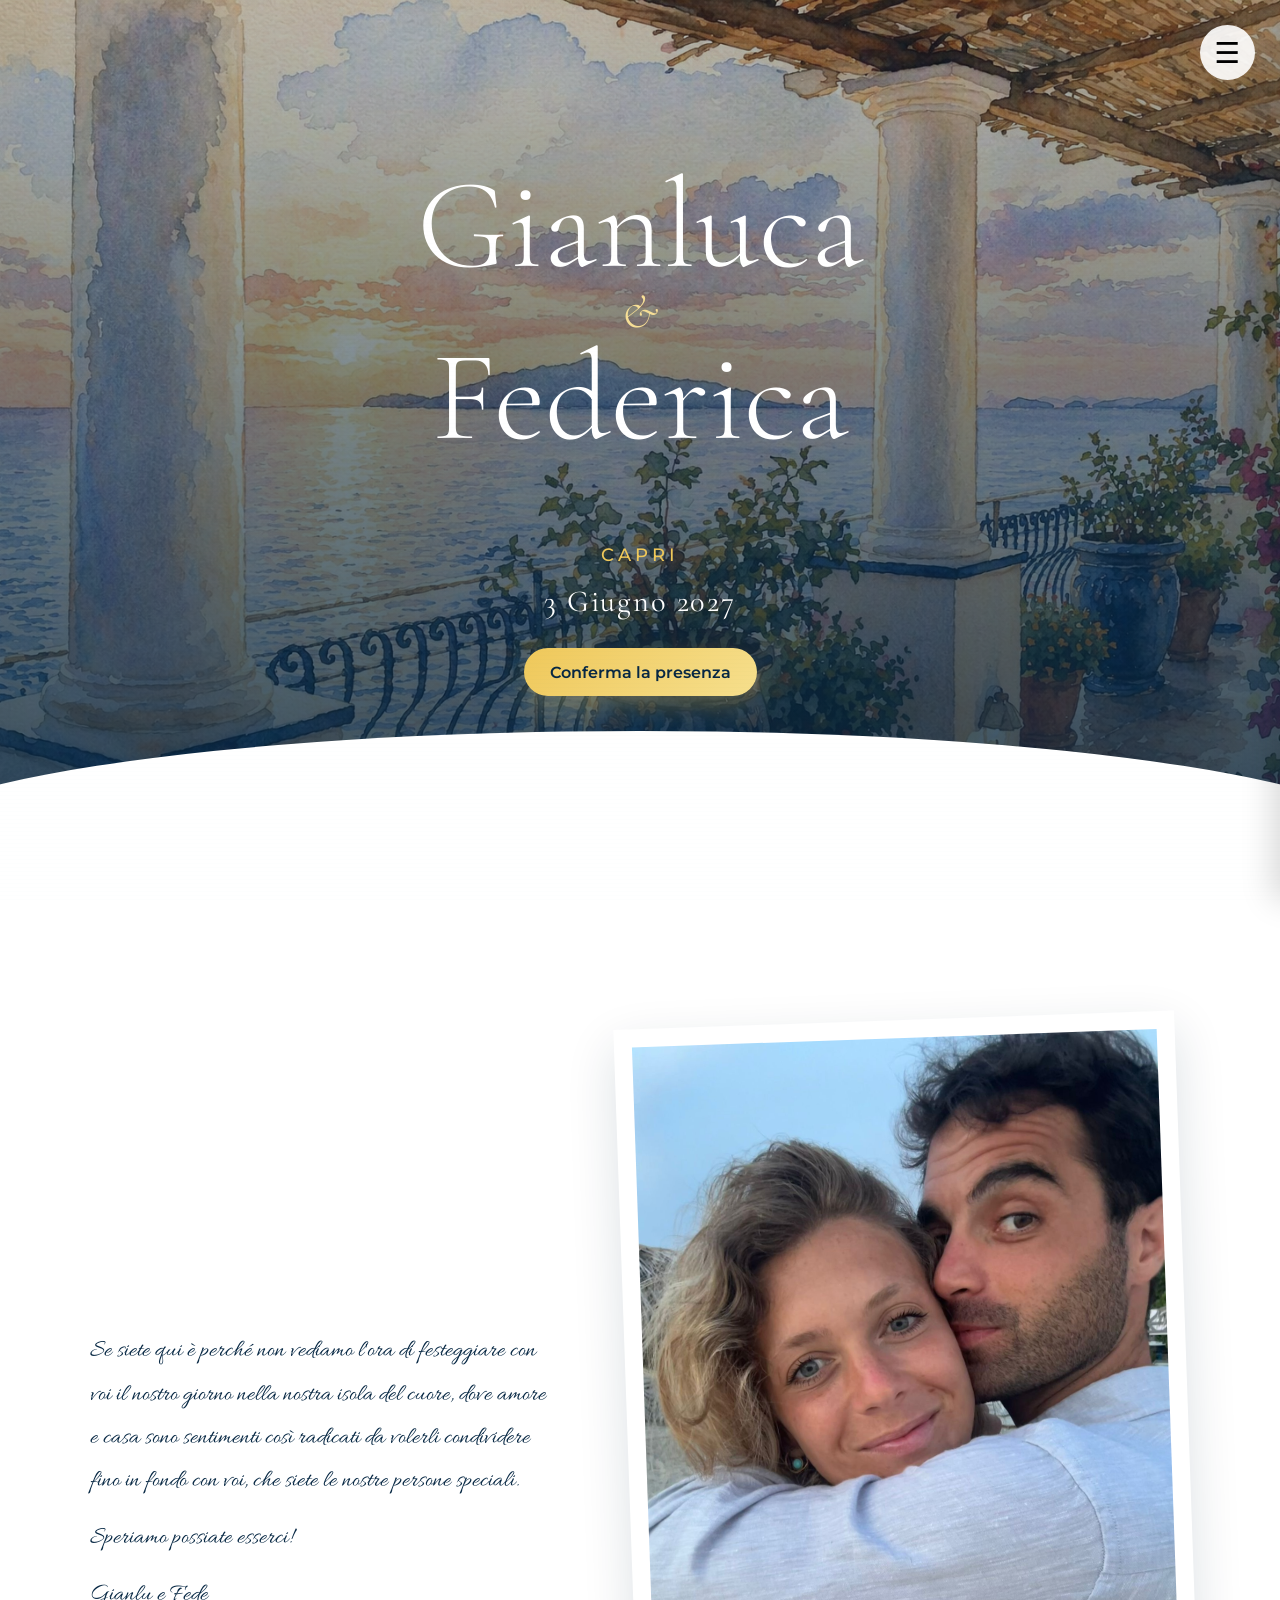
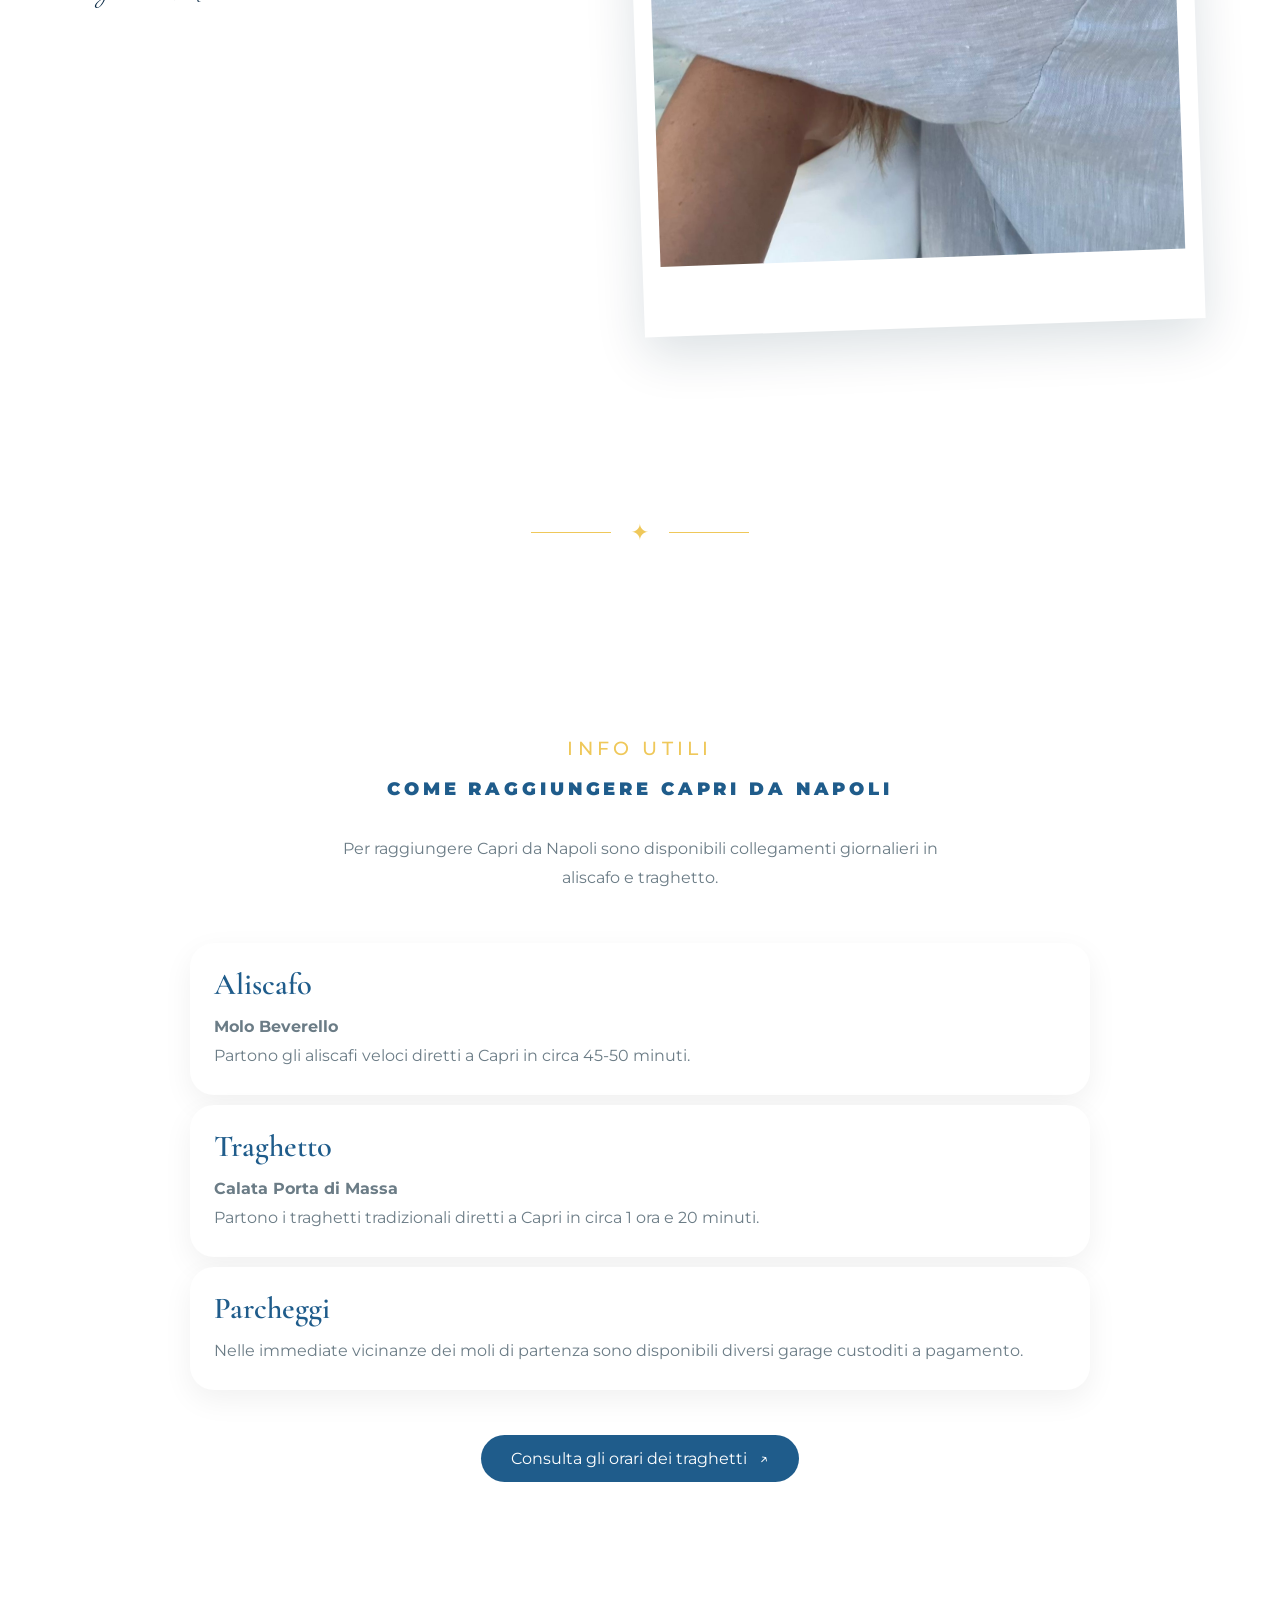
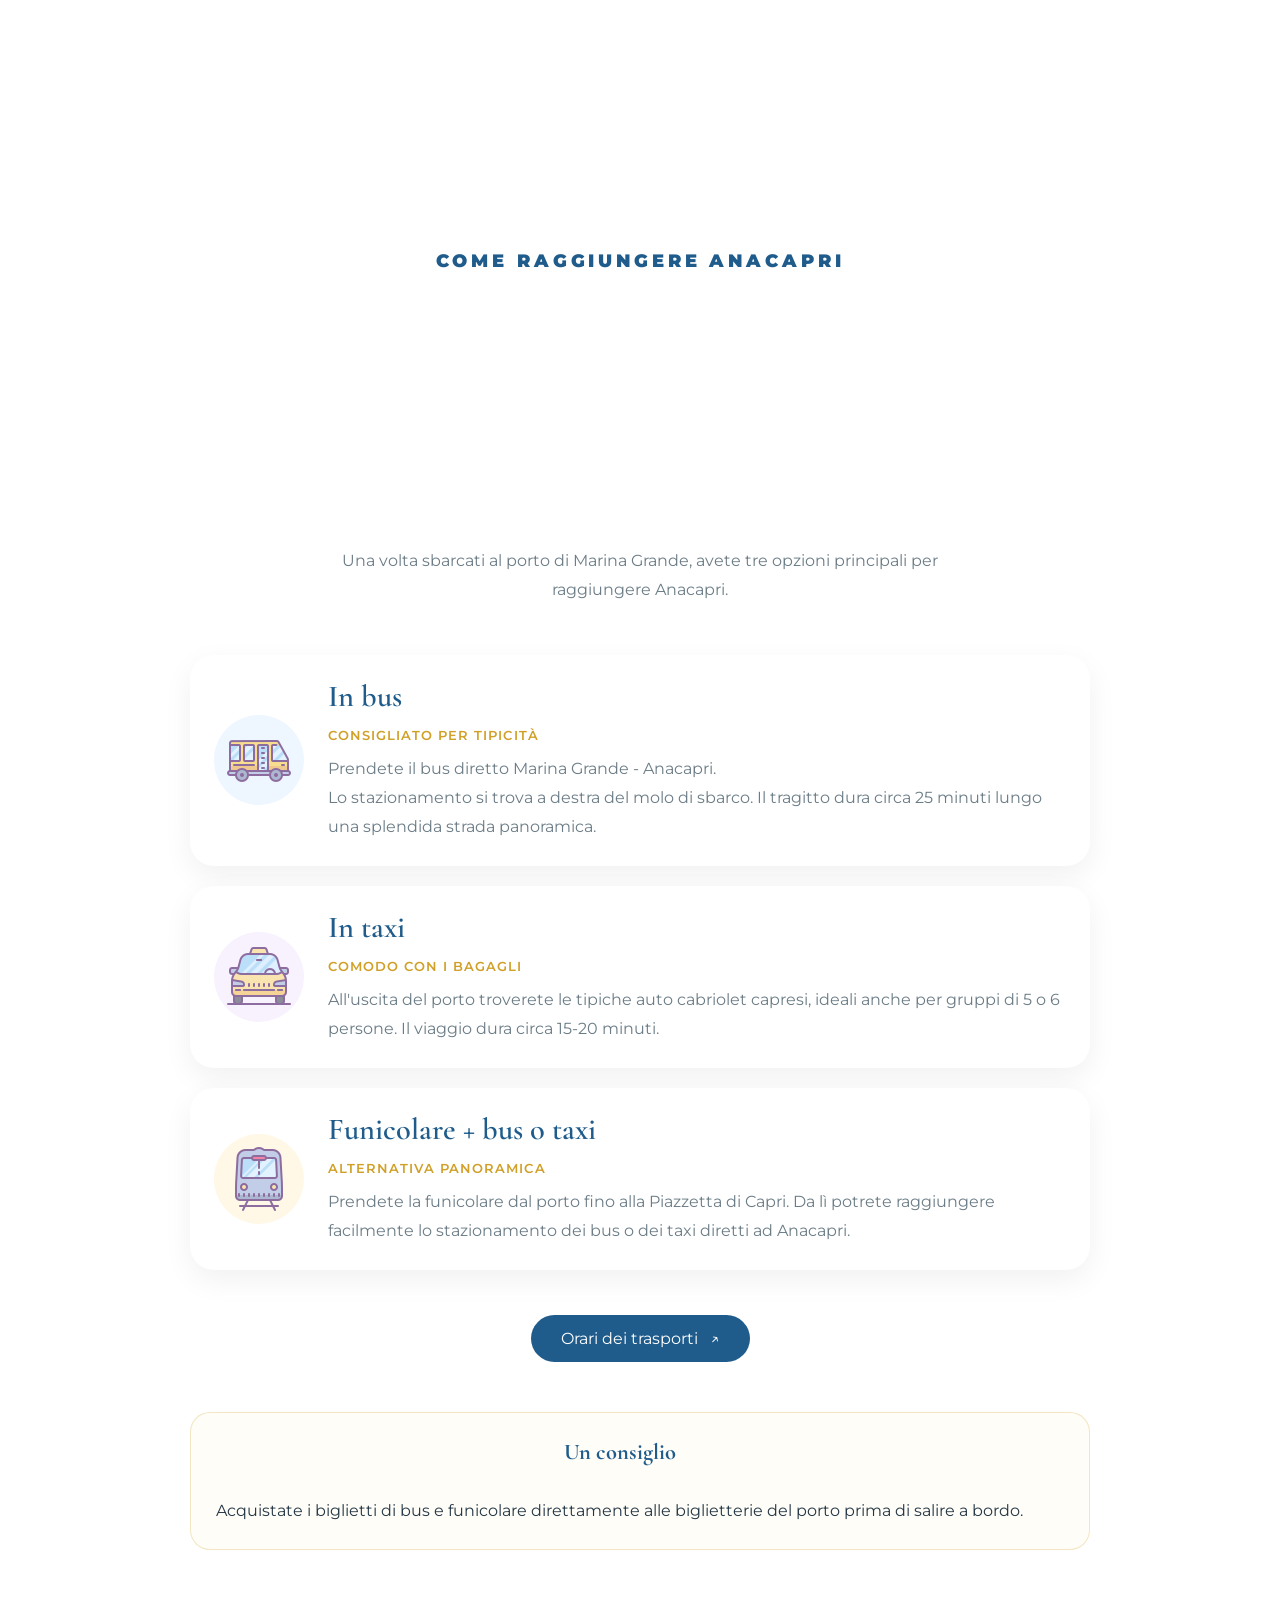
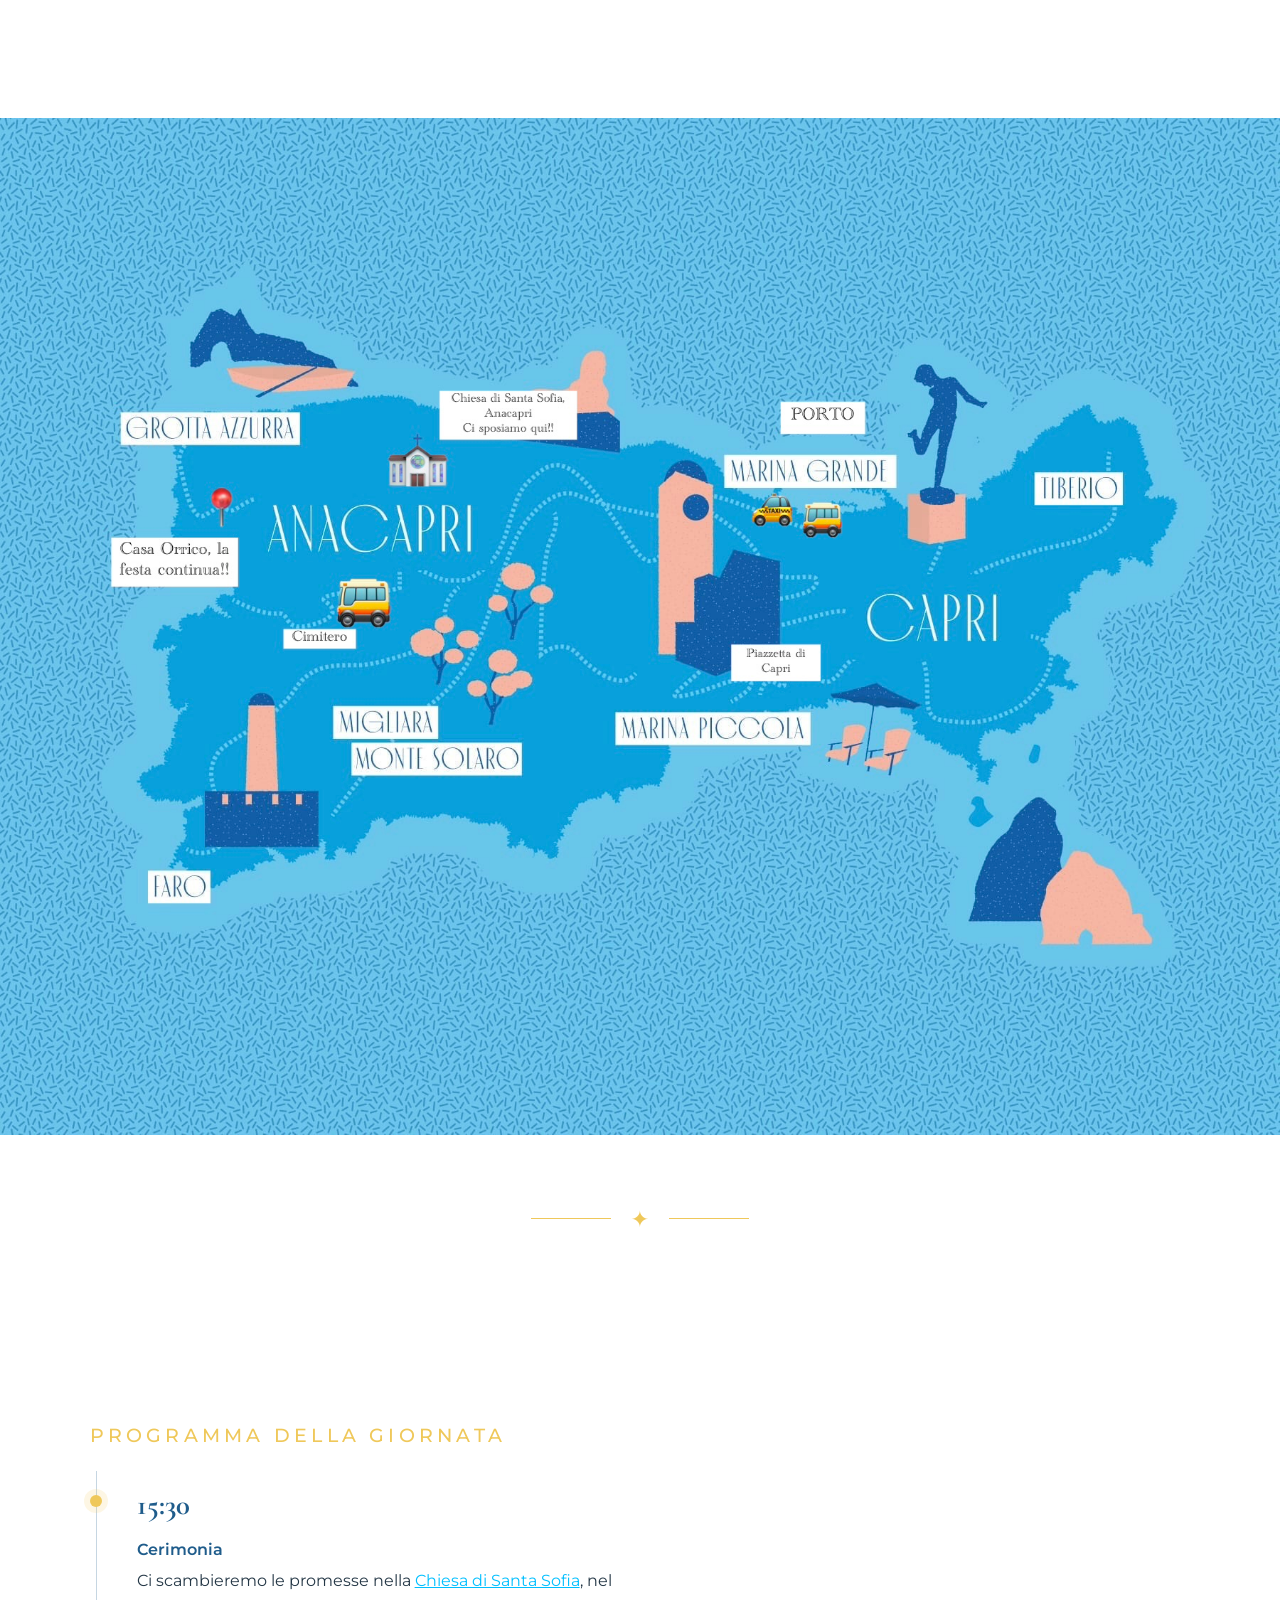
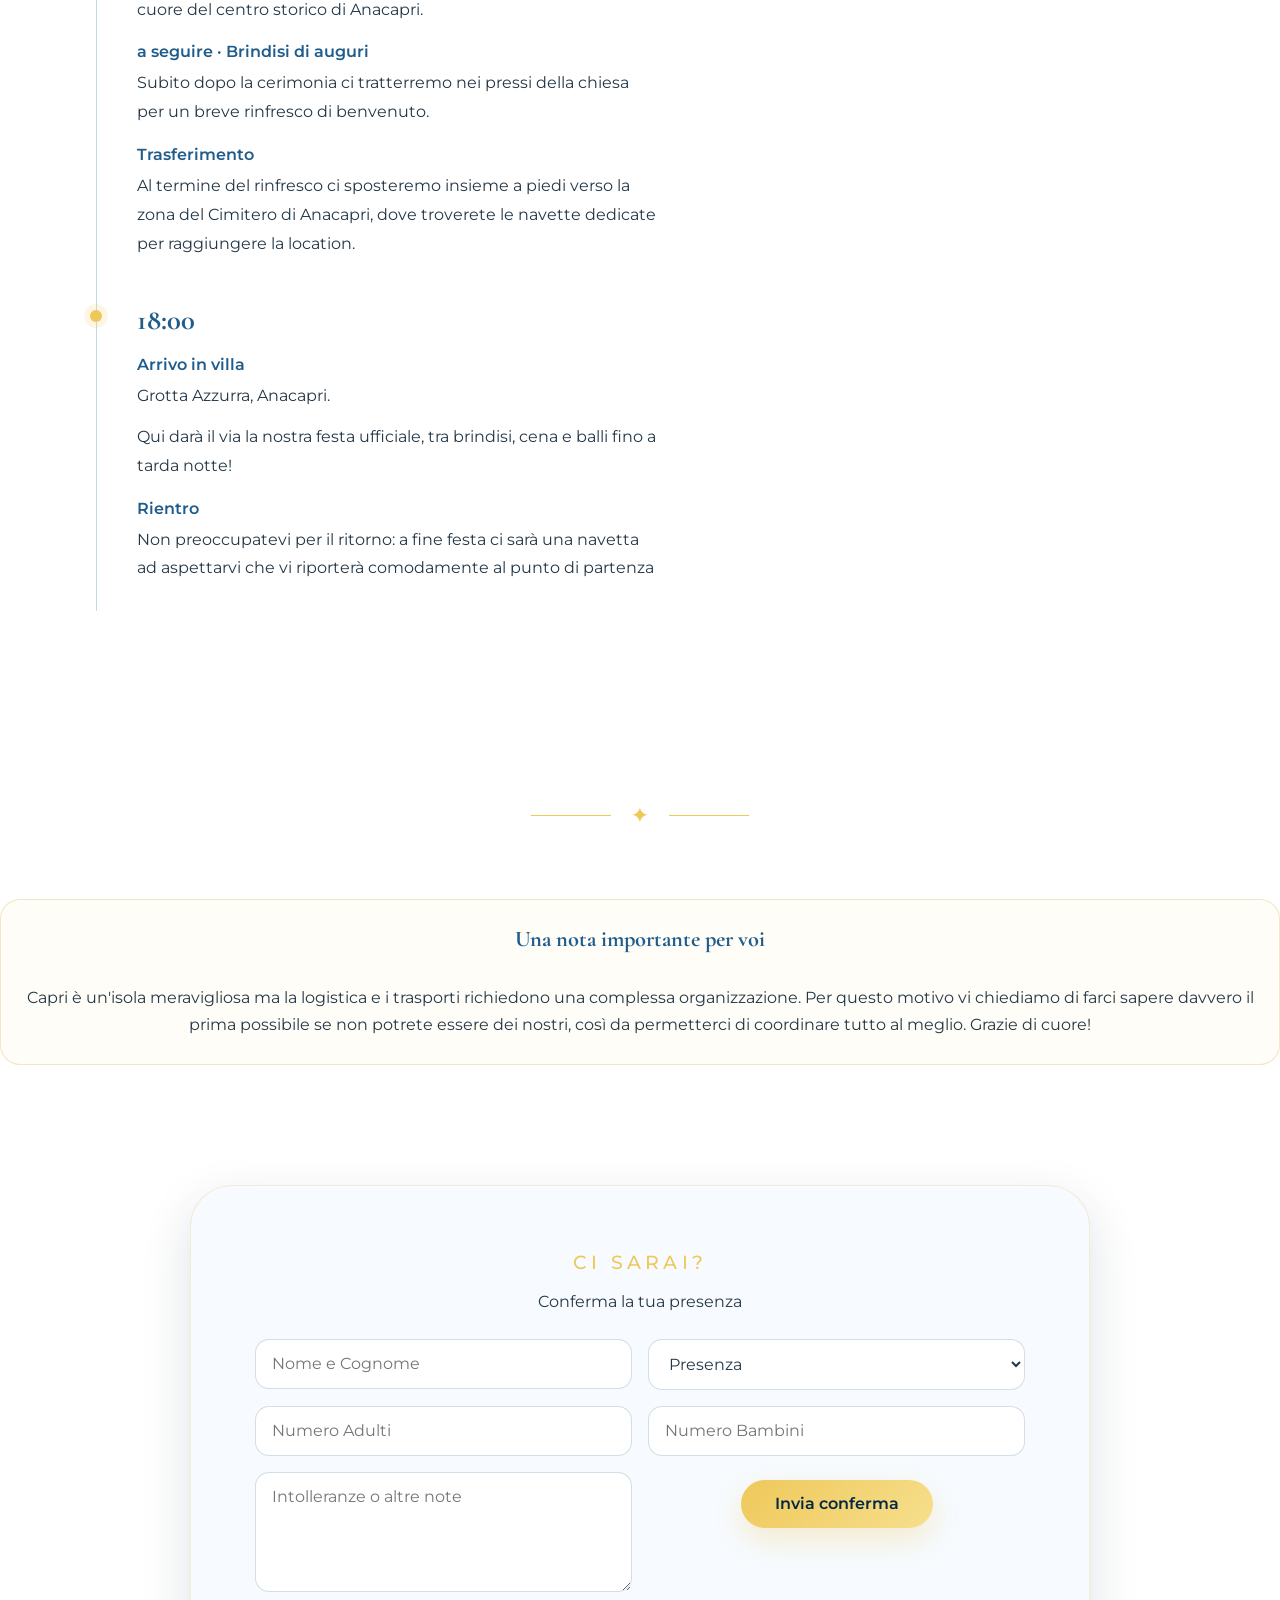
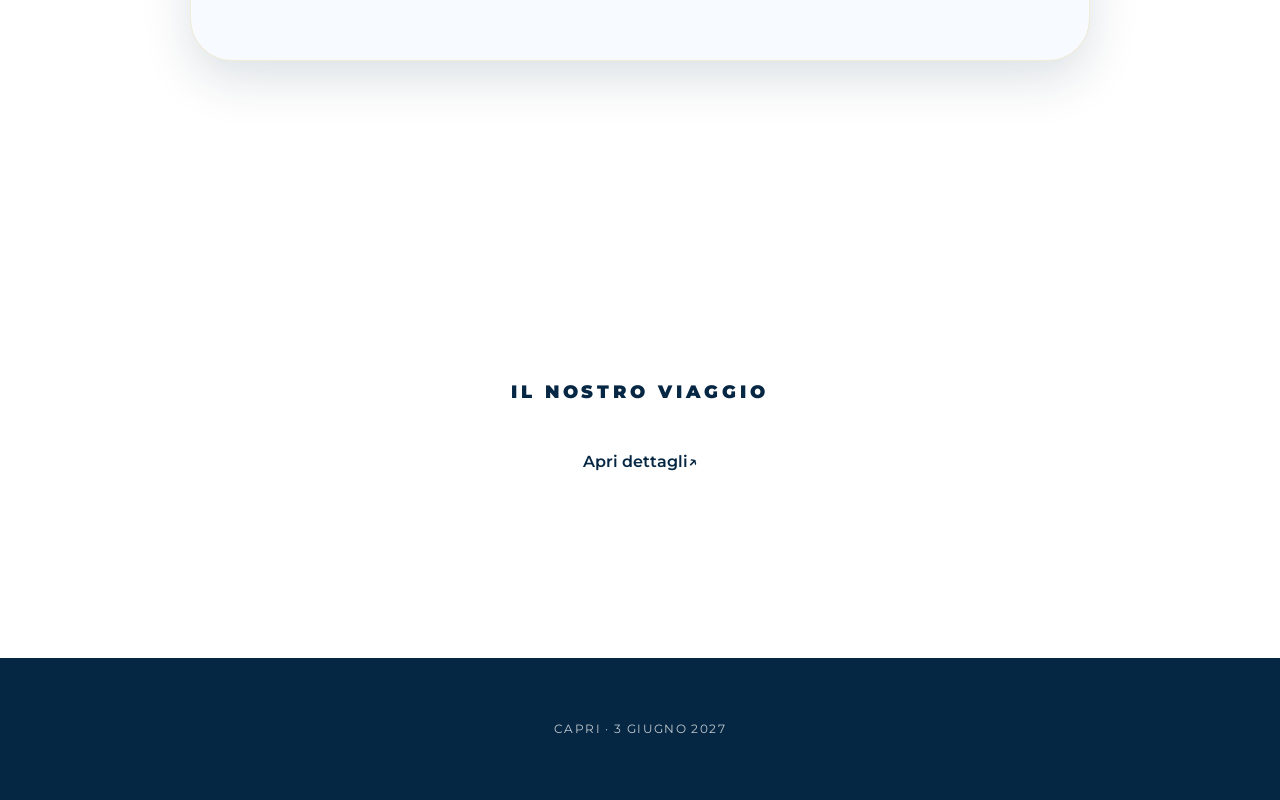
<file: amici-X3nQa77L/index.html>
<!DOCTYPE html>
<html lang="it">
<head>
  <meta charset="UTF-8" />
  <meta name="viewport" content="width=device-width, initial-scale=1.0, viewport-fit=cover" />
  <meta name="theme-color" content="#062743" />
  <meta name="description" content="Gianluca e Federica si sposano a Capri il 3 giugno 2027. Tutte le informazioni sul matrimonio." />
  <title>Gianluca &amp; Federica | Matrimonio 3 Giugno 2027</title>
  <link rel="preconnect" href="https://fonts.googleapis.com" />
  <link rel="preconnect" href="https://fonts.gstatic.com" crossorigin />
  <link href="https://fonts.googleapis.com/css2?family=Cormorant+Garamond:wght@300;400;500;600&amp;family=Montserrat:wght@300;400;500;600&amp;display=swap" rel="stylesheet" />
  <link rel="stylesheet" href="/style.css" />
</head>
<body>
<div class="paper-texture" aria-hidden="true"></div>
<button class="menu-toggle" onclick="toggleMenu()">
    ☰
</button>
    <!--<nav class="nav" aria-label="Navigazione principale">
      <div class="nav-links">
        <a href="#viaggio">Il viaggio</a>
        <a href="#capri">Location</a>
        <a href="#programma">Programma</a>
        <a href="#rsvp">Conferma presenza</a>
      </div>
    </nav>-->

  <nav id="sideMenu" class="side-menu">
    <!--<a href="#viaggio" onclick="toggleMenu()">Il viaggio</a>-->
    <a href="#capri" onclick="toggleMenu()">Info utili</a>
    <a href="#programma" onclick="toggleMenu()">Programma</a>
    <a href="#rsvp" onclick="toggleMenu()">Conferma presenza</a>
    <a href="#fine" onclick="toggleMenu()">Il nostro viaggio</a>

</nav>
<header class="hero" id="home">

    <img class="hero-art" src="/assets/01_hero_casa_watercolor.png" alt="Illustrazione ad acquerello di una terrazza caprese al tramonto" />
    <div class="hero-overlay" aria-hidden="true"></div>

    <div class="hero-card">
      <h1 class="couple-name">
        <span>Gianluca</span>
        <em>&amp;</em>
        <span>Federica</span>
      </h1>
      <span class="eyebrow hero-location">Capri</span>
      <div class="hero-date">3 Giugno 2027</div>
      <a class="button" href="#rsvp">Conferma la presenza</a>
    </div>
  </header>

  <main>
    <section class="intro section" id="viaggio">
      <div class="intro-copy">
        <p class="welcome-text">
          Se siete qui è perché non vediamo l'ora di festeggiare con voi il nostro
          giorno nella nostra isola del cuore, dove amore e casa sono sentimenti così 
          radicati da volerli condividere fino in fondo con voi, che siete le nostre persone speciali.</p>
        <p class="welcome-text">Speriamo possiate esserci!</p>
        <p class="welcome-text">Gianlu e Fede</p>
  </div>
      <div class="postcard stack-one">
        <img src="/assets/01_hero_ioefede.JPG" alt="Gianluca e Federica" loading="lazy" />
      </div>
</section>
    
<div class="section-divider">
    ✦
</div>


<section class="journey section" id="capri">
    <div class="section-heading centered">
        <span class="section-kicker">
            Info utili
        </span>
        <span class="section-kicker section-kicker-blue transport-title">
            Come raggiungere Capri da Napoli
        </span>
    </div>
    <div class="transport-content-simple">
        <p class="transport-intro">
            Per raggiungere Capri da Napoli sono disponibili collegamenti
            giornalieri in aliscafo e traghetto.
        </p>
        <div class="info-card">
            <h3>Aliscafo</h3>
            <p>
                <strong>Molo Beverello</strong><br>
                Partono gli aliscafi veloci diretti a Capri in circa 45-50 minuti.
            </p>
        </div>
        <div class="info-card">
            <h3>Traghetto</h3>
            <p>
                <strong>Calata Porta di Massa</strong><br>
                Partono i traghetti tradizionali diretti a Capri in circa 1 ora e 20 minuti.
            </p>
        </div>
        <div class="info-card">
            <h3>Parcheggi</h3>
            <p>
                Nelle immediate vicinanze dei moli di partenza
                sono disponibili diversi garage custoditi a pagamento.
            </p>
        </div>
        <div class="transport-actions">
            <a
                class="transport-button"
                href="https://www.capri.it/it/ferry-schedule"
                target="_blank"
                rel="noopener noreferrer">
                Consulta gli orari dei traghetti
                <span aria-hidden="true">↗</span>
            </a>
        </div>
    </div>
</section>    

    
<!--
<section class="journey section" id="capri">
  <div class="section-heading centered">
    <span class="section-kicker" style="line-height: 1.6;">Info utili</span><br>
    <span class="section-kicker section-kicker-blue" style="margin-top:3rem;">
     Come raggiungere Capri da Napoli
     </span>
  </div>

    <div class="central-text">
      <span>
      Per raggiungere Capri da Napoli, i porti di partenza sono: <br>
       • <b>Molo Beverello:</b> partono gli aliscafi veloci. Il viaggio dura circa 45-50 minuti. <br>
       • <b>Calata Porta di Massa:</b> partono i traghetti tradizionali. Il viaggio dura circa 1 ora e 20 minuti. <br><br>
      <b>Se arrivi in auto:</b> troverai diversi garage custoditi a pagamento direttamente nei pressi dei moli di partenza
          <br><br>
<div class="transport-actions">
            <a
                class="transport-button"
                href="https://www.capri.it/it/ferry-schedule"
                target="_blank"
                rel="noopener noreferrer">
                Orari traghetti Napoli - Capri
                <span aria-hidden="true">↗</span>
            </a>
        </div>
      </div>   

<div class="section-heading centered">
<span class="section-kicker section-kicker-blue" style="margin-top:5rem;">
            Come raggiungere Anacapri
        </span>
    </div>

    <div class="central-text">
      <span>
            Una volta sbarcati al porto di Marina Grande, avete tre opzioni principali per raggiungere Anacapri:
            <br><br>
            • <b>In Bus (consigliato per tipicità):</b><br>
            prendete il bus diretto Marina Grande - Anacapri (stazionamento a destra del molo di sbarco).
            Il tragitto dura circa 25 minuti lungo una strada panoramica mozzafiato.
            <br><br>
            • <b>In Taxi (trasporta anche 5/6 persone):</b><br>
            troverete le tipiche auto cabriolet pronte all'uscita del porto.
            È l'opzione più comoda se viaggiate con bagagli.
            Il viaggio dura circa 15-20 minuti.
            <br><br>
            • <b>Funicolare + Bus/Taxi (alternativa panoramica):</b><br>
            prendete la funicolare dal porto fino a Capri centro (5 minuti).
            Arrivati in Piazzetta, camminate 2 minuti fino allo stazionamento dei bus o dei taxi diretti ad Anacapri.
            <br><br>
            <b>Orari dei trasporti:</b>
            <br><br>
            <a href="https://www.capri.it/it/orari-autobus?path=12"
               style="color: #0000FF;"
               target="_blank"
               class="transport-link">
                Orari trasporti Capri - Anacapri
            </a>
            <br><br>
            <b>Il consiglio in più:</b><br>
            Acquistate i biglietti dei trasporti pubblici (bus e funicolare)
            direttamente alle biglietterie del porto prima di salire a bordo.
    </span></div>
</section>
-->
        
<section class="journey section" id="capri">
      <div class="section-heading centered">
            <span class="section-kicker section-kicker-blue" style="margin-top:8rem; color: var(--blue-capri); font-size: 1.1rem; font-weight: 1000;">
             Come raggiungere Anacapri
            </span>
        </div>
</section>
        
<section class="transport-section section" id="capri">
    <div class="transport-content">
        <p class="transport-intro">
            Una volta sbarcati al porto di Marina Grande, avete tre
            opzioni principali per raggiungere Anacapri.
        </p>
      
  <div class="transport-options">
    <!-- BUS -->
    <article class="transport-card bus">
        <div class="transport-icon">
             <img src="/assets/icons/navetta.png"/>
        </div>
        <div class="transport-card-content">
            <h3>In bus</h3>
            <span class="transport-label" style="color:#d0a028;">
                Consigliato per tipicità
            </span>
            <p>
                Prendete il bus diretto Marina Grande - Anacapri.<br>
                Lo stazionamento si trova a destra del molo di sbarco.
                Il tragitto dura circa 25 minuti lungo una splendida
                strada panoramica.
            </p>
        </div>
    </article>

    <!-- TAXI -->
    <article class="transport-card taxi">
        <div class="transport-icon">
           <img src="/assets/icons/taxi.png"/>
        </div>
        <div class="transport-card-content">
            <h3>In taxi</h3>
            <span class="transport-label"style="color:#d0a028;">
                Comodo con i bagagli
            </span>
            <p>
                All'uscita del porto troverete le tipiche auto
                cabriolet capresi, ideali anche per gruppi di
                5 o 6 persone.
                Il viaggio dura circa 15-20 minuti.
            </p>
        </div>
    </article>
    <!-- FUNICOLARE -->
    <article class="transport-card funicolare">
        <div class="transport-icon">
           <img src="/assets/icons/treno.png"/>
        </div>
        <div class="transport-card-content">
            <h3>Funicolare + bus o taxi</h3>
            <span class="transport-label"style="color:#d0a028;">
                Alternativa panoramica
            </span>
            <p>
                Prendete la funicolare dal porto fino alla Piazzetta
                di Capri. Da lì potrete raggiungere facilmente
                lo stazionamento dei bus o dei taxi diretti ad
                Anacapri.
            </p>
        </div>
    </article>
  </div>
<div class="transport-actions">
            <a
                class="transport-button"
                href="https://www.capri.it/it/orari-autobus?path=12"
                target="_blank"
                rel="noopener noreferrer">
                Orari dei trasporti
                <span aria-hidden="true">↗</span>
            </a>
        </div>
        <aside class="transport-tip">
           <!-- <div class="tip-icon">
                💡
            </div>-->
            <div>
                <h3>Un consiglio</h3>
                <p>
                    Acquistate i biglietti di bus e funicolare direttamente
                    alle biglietterie del porto prima di salire a bordo.
                </p>
            </div>
        </aside>  
      </div>
</section>
  
<div class="journey-grid" style="margin-top:3rem;>
        <article class="journey-card large">
          <img src="/assets/mappa_capri.jpeg" alt="Mappa  di Capri" loading="lazy" />
        </article>
      </div>

<div class="section-divider">
    ✦
</div>
    
<section class="program section" id="programma">
  <div class="program-copy">
    <span class="section-kicker">
      Programma della giornata
    </span>
    <div class="timeline">
      <div class="time-item">
        <strong>15:30</strong>
        <h4>Cerimonia</h4>
        <p>
          Ci scambieremo le promesse nella <a href="https://maps.app.goo.gl/fYgG2C3dUEqBenp18" style="color: #00bfff; text-decoration: underline;"><b></b>Chiesa di Santa Sofia</b></a>,
          nel cuore del centro storico di Anacapri.
        </p>
        <h4>a seguire · Brindisi di auguri</h4>
        <p>
          Subito dopo la cerimonia ci tratterremo nei pressi della
          chiesa per un breve rinfresco di benvenuto.
        </p>
        <h4>Trasferimento</h4>
        <p>
          Al termine del rinfresco ci sposteremo insieme a piedi
          verso la zona del Cimitero di Anacapri, dove troverete
          le navette dedicate per raggiungere la location.
        </p>
      </div>
      <div class="time-item">
        <strong>18:00</strong>
        <h4>Arrivo in villa</h4>
        <p>
          Grotta Azzurra, Anacapri.
        </p>
        <p>
          Qui darà il via la nostra festa ufficiale,
          tra brindisi, cena e balli fino a tarda notte!
        </p>
        <h4>Rientro</h4>
        <p>
          Non preoccupatevi per il ritorno: a fine festa ci sarà una navetta ad aspettarvi
          che vi riporterà comodamente al punto di partenza
        </p>
      </div>
    </div>
  </div>
</section>
<!--
    <section class="info-strip" aria-label="Informazioni utili">
      <div><span>Come arrivare</span><p>Traghetti, aliscafi e transfer consigliati.</p></div>
      <div><span>Dove dormire</span><p>Hotel e strutture selezionate sull'isola.</p></div>
      <div><span>Cosa portare</span><p>Dress code leggero, elegante, mediterraneo.</p></div>
    </section>-->
    
<div class="section-divider">
    ✦
</div>



<aside class="transport-tip">
            <div>
                <h3>Una nota importante per voi</h3>
                <p>
                Capri è un'isola meravigliosa ma la logistica e i trasporti richiedono una complessa organizzazione.
                Per questo motivo vi chiediamo di farci sapere davvero il prima possibile se non potrete essere dei nostri, così da permetterci 
                di coordinare tutto al meglio. Grazie di cuore!
                </p>
            </div>
        </aside>  

<section class="rsvp-section section" id="rsvp">

    <div class="rsvp-panel">
        <span class="section-kicker">Ci sarai?</span>
        <p class="rsvp-intro">
            Conferma la tua presenza
        </p>
<form
    id="rsvpForm"
    class="rsvp-form"
    action="https://formspree.io/f/mbdvvjnw"
    method="POST">

    <!-- NOME E COGNOME -->

    <div class="form-group form-group-full">
        <input
            id="nome"
            name="Nome"
            type="text"
            placeholder="Nome e Cognome"
            autocomplete="name"
            required>
    </div>

    <!-- PRESENZA -->

    <div class="form-group form-group-full">
        <select
            id="presenza"
            name="Presenza"
            required>

            <option value="" selected disabled>
                Presenza
            </option>

            <option value="Confermo la mia presenza">
                Confermo la mia presenza
            </option>

            <option value="Non potrò partecipare">
                Non potrò partecipare
            </option>

        </select>
    </div>

    <!-- ADULTI -->

    <div class="form-group">
    <input id="adulti"
           name="# Adulti"
           type="number"
           min="0"
           max="20"
           step="1"
           placeholder="Numero Adulti"
           required>
    </div>

    <!-- BAMBINI -->

    <div class="form-group">
    <input id="bambini"
           name="# Bambini"
           type="number"
           min="0"
           max="20"
           step="1"
           placeholder="Numero Bambini"
           required>
    </div>


    <!-- NOTE -->

    <div class="form-group form-group-full">
        <textarea
            id="note"
            name="Note"
            rows="2"
            placeholder="Intolleranze o altre note"></textarea>
    </div>

    <!-- DATA INVIO -->

    <input
        id="dataInvio"
        name="Data invio"
        type="hidden">


    <!-- PULSANTE -->

    <div class="form-submit form-group-full">
        <button class="rsvp-button" type="submit">
            Invia conferma
        </button>
    </div>
</form>
      
</section>   

<section class="journey section" id="fine">
    <div class="section-heading centered">
      <span class="section-kicker section-kicker-blue transport-title" style="margin-top:5rem; color:var(--blue-night);">
            Il nostro viaggio
        </span>
    </div>
    <div class="transport-content-simple">
  
  <a class="button" href="gift.html" style="background: linear-gradient(135deg, var(--sea));box-shadow: 0 0 0;">
  Apri dettagli
  <span aria-hidden="true"> ↗</span>
</a>
</div>
</section>
    
    
</main>

  <footer><p>Capri · 3 Giugno 2027</p></footer>

  <!-- funzioni javascript-->
  
  <script>
  function toggleMenu() {
      document
          .getElementById("sideMenu")
          .classList
          .toggle("open");
  }
  </script>

  <script>
      const rsvpForm = document.getElementById("rsvpForm");
      const dataInvioField = document.getElementById("dataInvio");
  
      rsvpForm.addEventListener("submit", function () {
          const dataCorrente = new Date();
  
          dataInvioField.value = dataCorrente.toLocaleString("it-IT", {
              timeZone: "Europe/Rome",
              year: "numeric",
              month: "2-digit",
              day: "2-digit",
              hour: "2-digit",
              minute: "2-digit",
              second: "2-digit"
          });
      });
  </script>
</body>
</html>
</file>
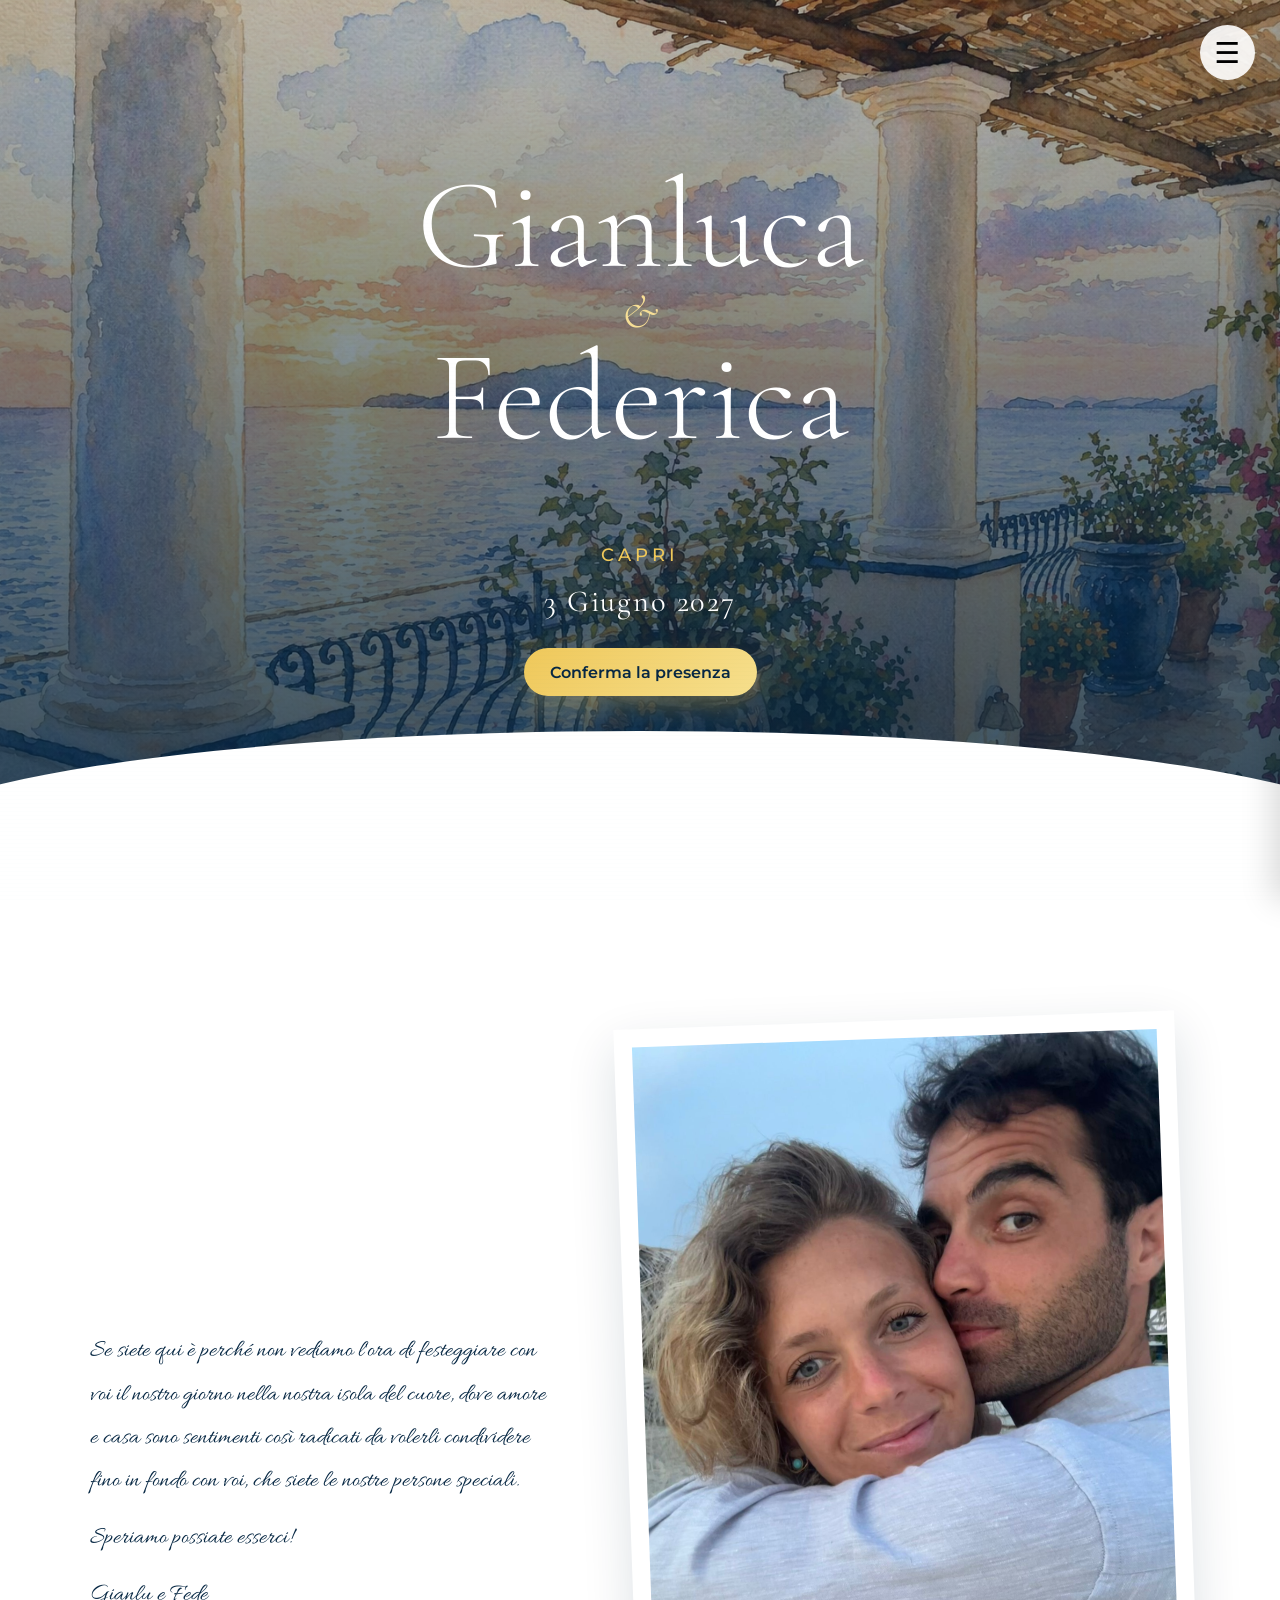
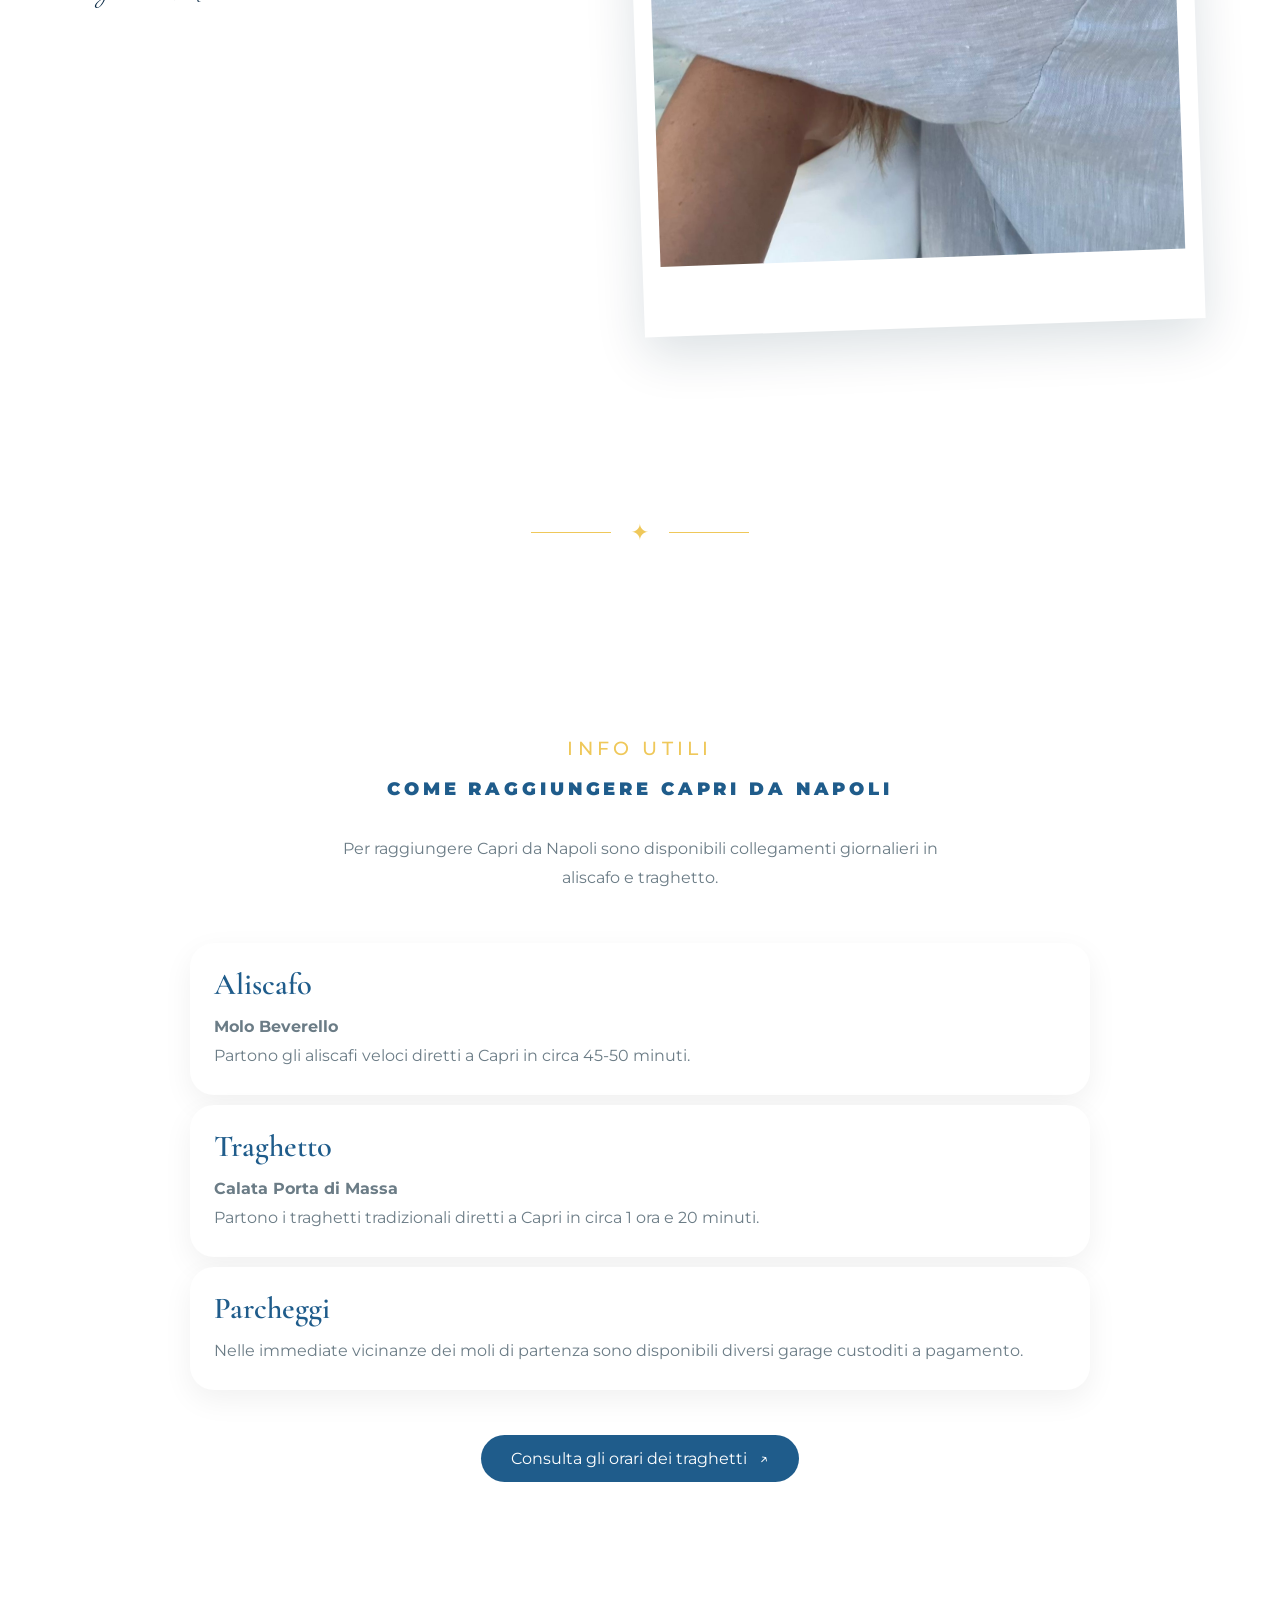
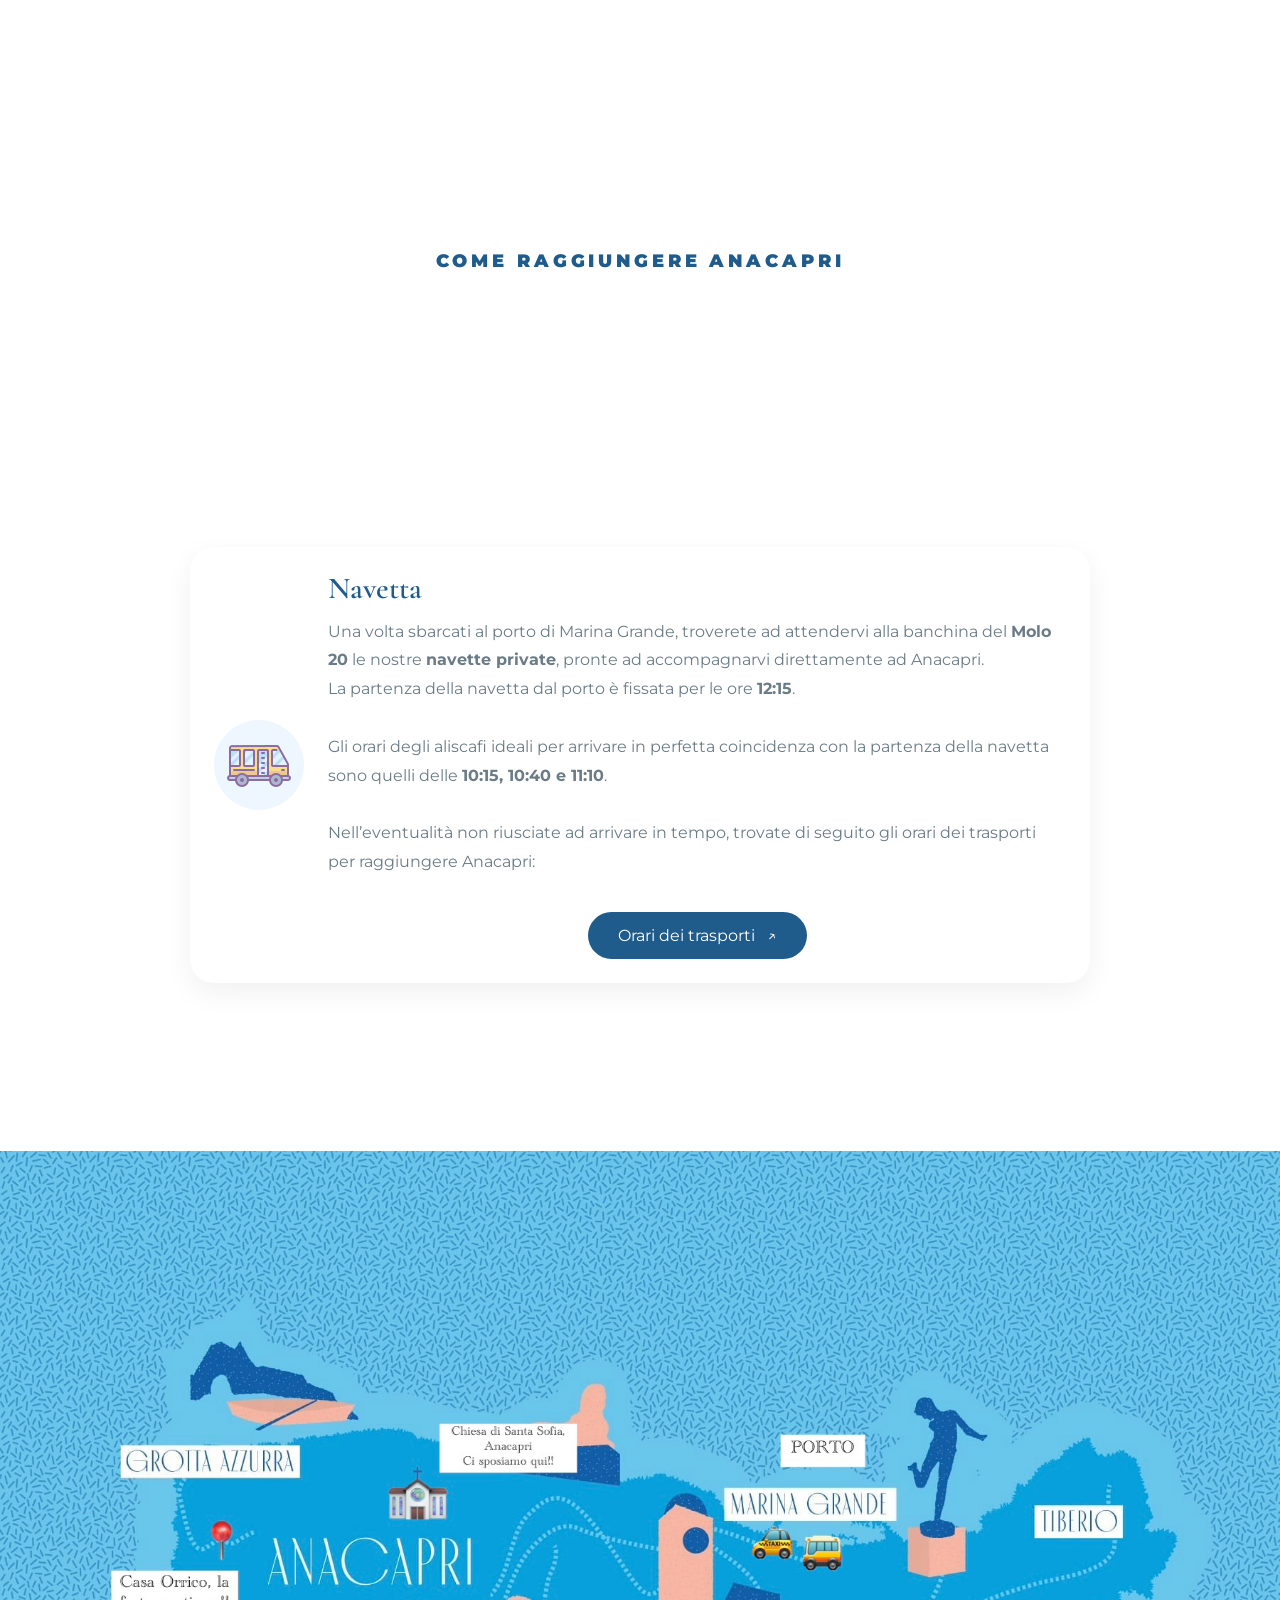
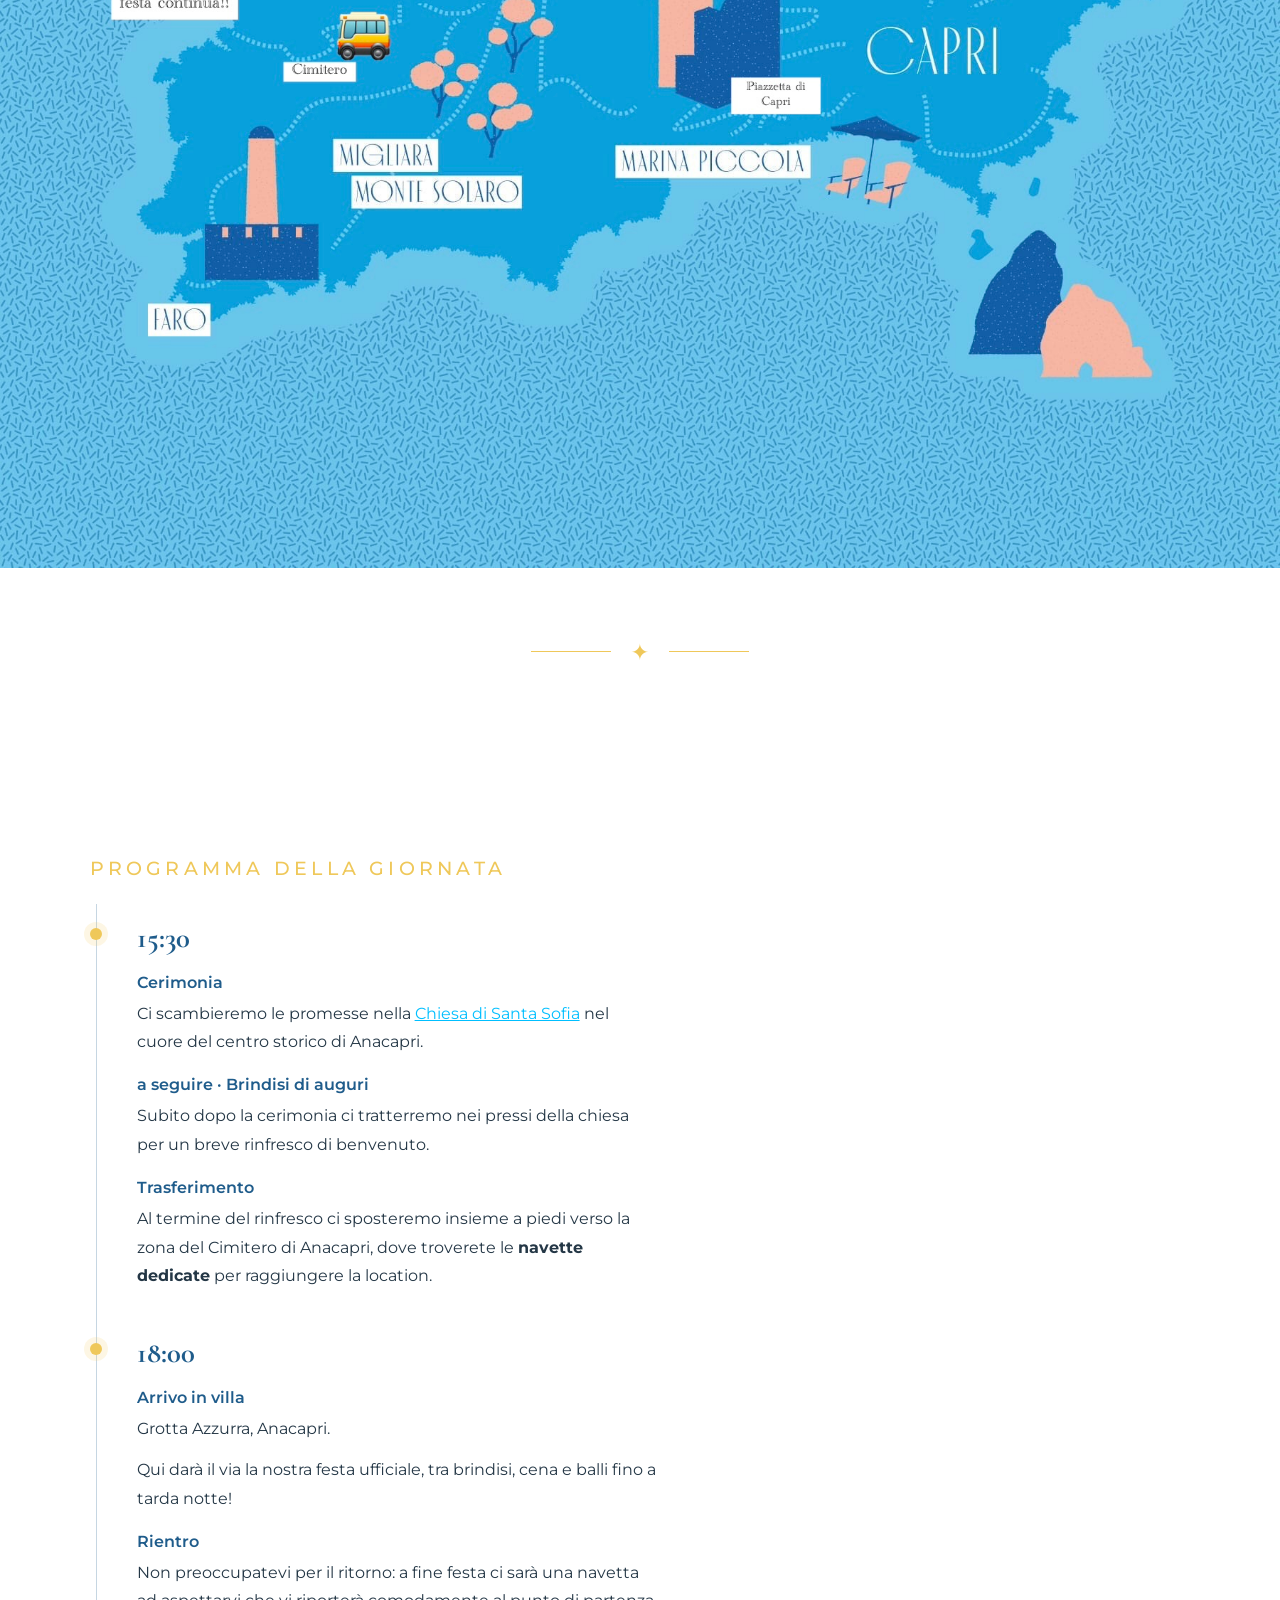
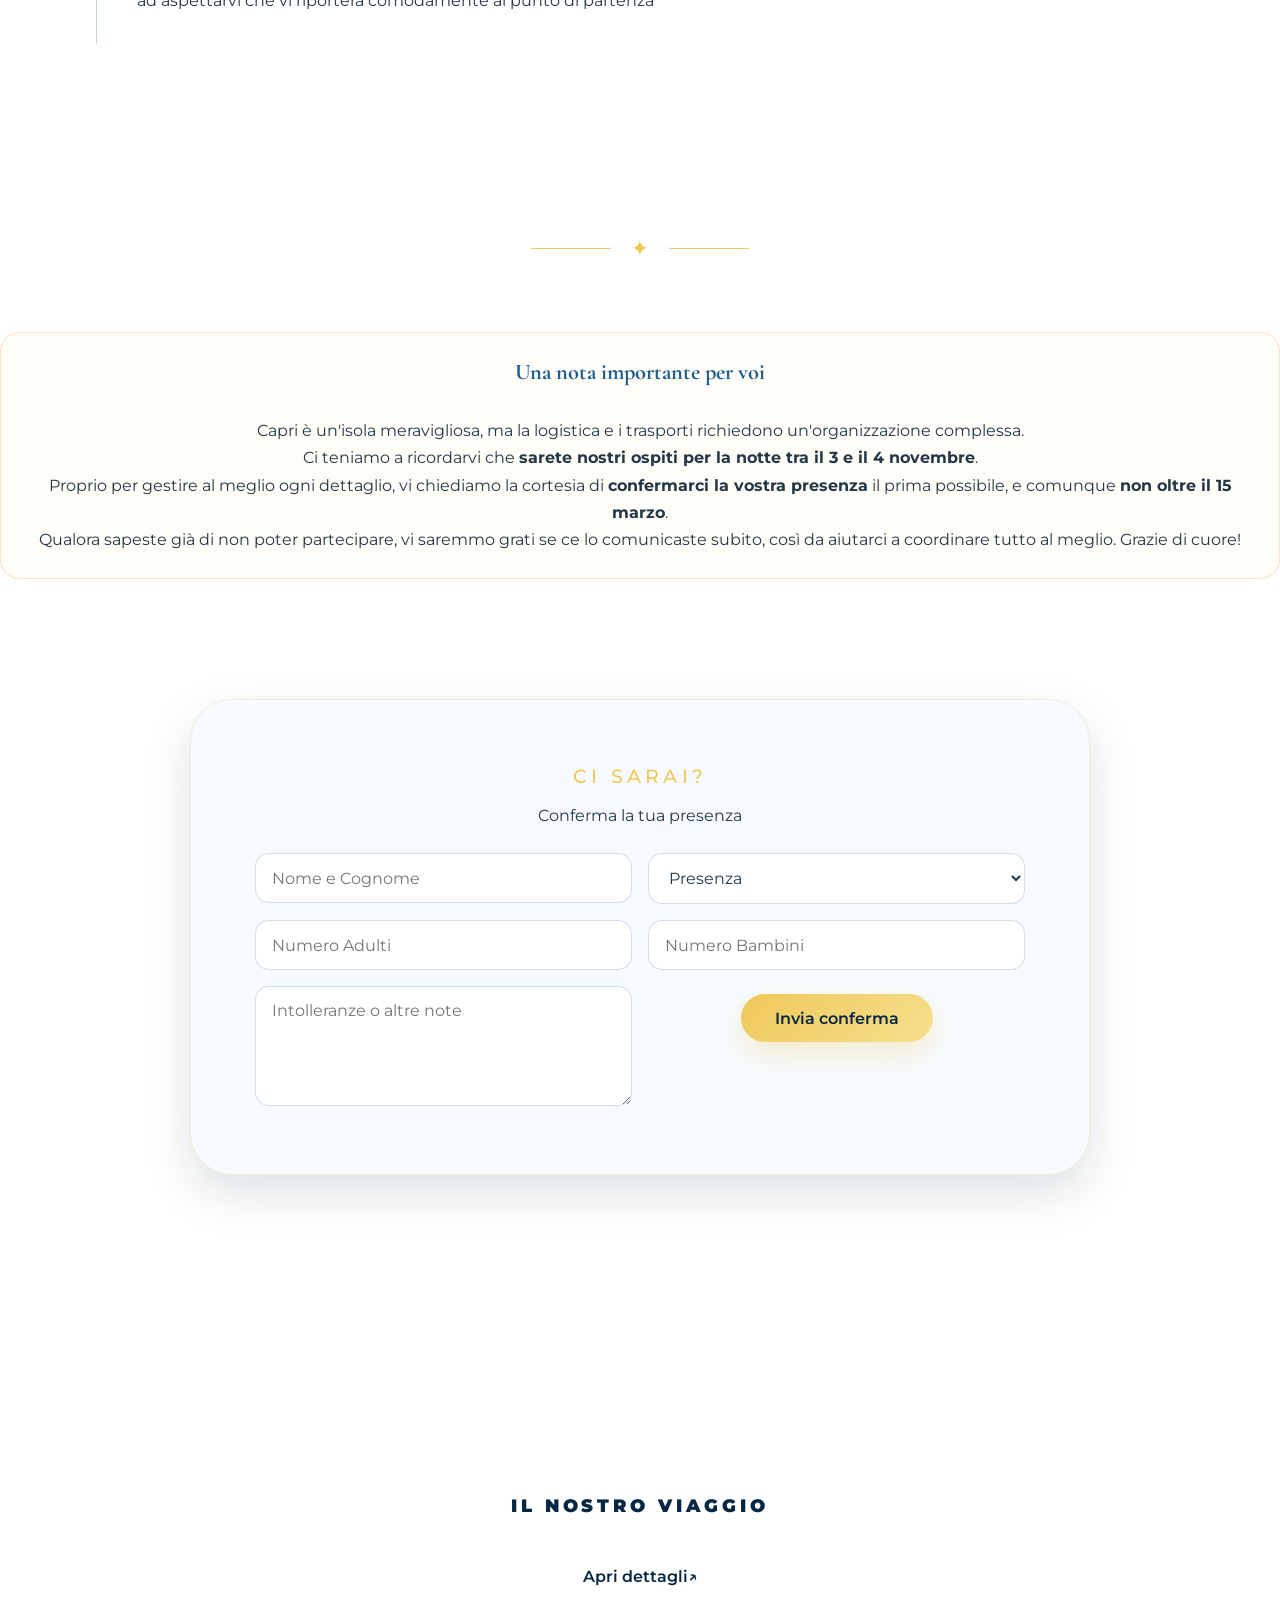
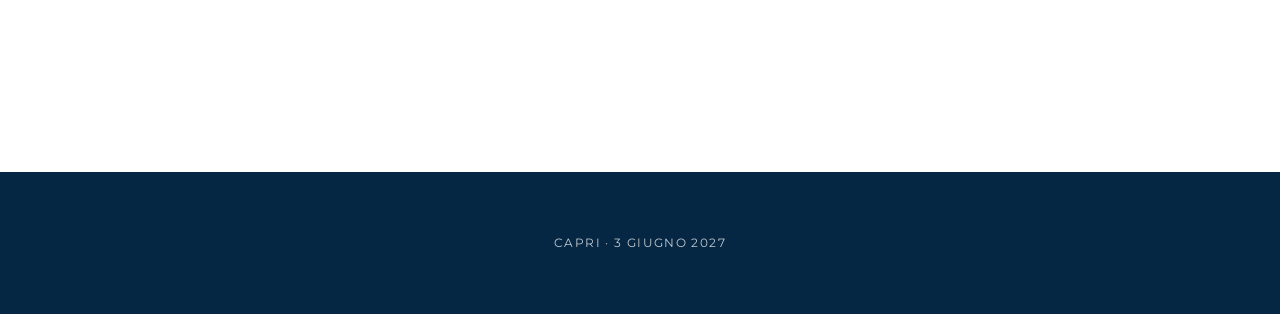
<file: parenti-K8vmP92A/index.html>
<!DOCTYPE html>
<html lang="it">
<head>
  <meta charset="UTF-8" />
  <meta name="viewport" content="width=device-width, initial-scale=1.0, viewport-fit=cover" />
  <meta name="theme-color" content="#062743" />
  <meta name="description" content="Gianluca e Federica si sposano a Capri il 3 giugno 2027. Tutte le informazioni sul matrimonio." />
  <title>Gianluca &amp; Federica | Matrimonio 3 Giugno 2027</title>
  <link rel="preconnect" href="https://fonts.googleapis.com" />
  <link rel="preconnect" href="https://fonts.gstatic.com" crossorigin />
  <link href="https://fonts.googleapis.com/css2?family=Cormorant+Garamond:wght@300;400;500;600&amp;family=Montserrat:wght@300;400;500;600&amp;display=swap" rel="stylesheet" />
  <link rel="stylesheet" href="/style.css" />
</head>
<body>
<div class="paper-texture" aria-hidden="true"></div>
<button class="menu-toggle" onclick="toggleMenu()">
    ☰
</button>
    <!--<nav class="nav" aria-label="Navigazione principale">
      <div class="nav-links">
        <a href="#viaggio">Il viaggio</a>
        <a href="#capri">Location</a>
        <a href="#programma">Programma</a>
        <a href="#rsvp">Conferma presenza</a>
      </div>
    </nav>-->

  <nav id="sideMenu" class="side-menu">
    <!--<a href="#viaggio" onclick="toggleMenu()">Il viaggio</a>-->
    <a href="#capri" onclick="toggleMenu()">Info utili</a>
    <a href="#programma" onclick="toggleMenu()">Programma</a>
    <a href="#rsvp" onclick="toggleMenu()">Conferma presenza</a>
    <a href="#fine" onclick="toggleMenu()">Il nostro viaggio</a>
  </nav>
<header class="hero" id="home">

    <img class="hero-art" src="/assets/01_hero_casa_watercolor.png" alt="Illustrazione ad acquerello di una terrazza caprese al tramonto" />
    <div class="hero-overlay" aria-hidden="true"></div>

    <div class="hero-card">
      <h1 class="couple-name">
        <span>Gianluca</span>
        <em>&amp;</em>
        <span>Federica</span>
      </h1>
      <span class="eyebrow hero-location">Capri</span>
      <div class="hero-date">3 Giugno 2027</div>
      <a class="button" href="#rsvp">Conferma la presenza</a>
    </div>
  </header>

  <main>
    <section class="intro section" id="viaggio">
      <div class="intro-copy">
        <p class="welcome-text">
          Se siete qui è perché non vediamo l'ora di festeggiare con voi il nostro
          giorno nella nostra isola del cuore, dove amore e casa sono sentimenti così 
          radicati da volerli condividere fino in fondo con voi, che siete le nostre persone speciali.</p>
        <p class="welcome-text">Speriamo possiate esserci!</p>
        <p class="welcome-text">Gianlu e Fede</p>
  </div>
      <div class="postcard stack-one">
        <img src="/assets/01_hero_ioefede.JPG" alt="Gianluca e Federica" loading="lazy" />
      </div>
</section>
    
<div class="section-divider">
    ✦
</div>


<section class="journey section" id="capri">
    <div class="section-heading centered">
        <span class="section-kicker">
            Info utili
        </span>
        <span class="section-kicker section-kicker-blue transport-title">
            Come raggiungere Capri da Napoli
        </span>
    </div>
    <div class="transport-content-simple">
        <p class="transport-intro">
            Per raggiungere Capri da Napoli sono disponibili collegamenti
            giornalieri in aliscafo e traghetto.
        </p>
        <div class="info-card">
            <h3>Aliscafo</h3>
            <p>
                <strong>Molo Beverello</strong><br>
                Partono gli aliscafi veloci diretti a Capri in circa 45-50 minuti.
            </p>
        </div>
        <div class="info-card">
            <h3>Traghetto</h3>
            <p>
                <strong>Calata Porta di Massa</strong><br>
                Partono i traghetti tradizionali diretti a Capri in circa 1 ora e 20 minuti.
            </p>
        </div>
        <div class="info-card">
            <h3>Parcheggi</h3>
            <p>
                Nelle immediate vicinanze dei moli di partenza
                sono disponibili diversi garage custoditi a pagamento.
            </p>
        </div>
        <div class="transport-actions">
            <a
                class="transport-button"
                href="https://www.capri.it/it/ferry-schedule"
                target="_blank"
                rel="noopener noreferrer">
                Consulta gli orari dei traghetti
                <span aria-hidden="true">↗</span>
            </a>
        </div>
    </div>
</section>    

    
<!--
<section class="journey section" id="capri">
  <div class="section-heading centered">
    <span class="section-kicker" style="line-height: 1.6;">Info utili</span><br>
    <span class="section-kicker section-kicker-blue" style="margin-top:3rem;">
     Come raggiungere Capri da Napoli
     </span>
  </div>

    <div class="central-text">
      <span>
      Per raggiungere Capri da Napoli, i porti di partenza sono: <br>
       • <b>Molo Beverello:</b> partono gli aliscafi veloci. Il viaggio dura circa 45-50 minuti. <br>
       • <b>Calata Porta di Massa:</b> partono i traghetti tradizionali. Il viaggio dura circa 1 ora e 20 minuti. <br><br>
      <b>Se arrivi in auto:</b> troverai diversi garage custoditi a pagamento direttamente nei pressi dei moli di partenza
          <br><br>
<div class="transport-actions">
            <a
                class="transport-button"
                href="https://www.capri.it/it/ferry-schedule"
                target="_blank"
                rel="noopener noreferrer">
                Orari traghetti Napoli - Capri
                <span aria-hidden="true">↗</span>
            </a>
        </div>
      </div>   

<div class="section-heading centered">
<span class="section-kicker section-kicker-blue" style="margin-top:5rem;">
            Come raggiungere Anacapri
        </span>
    </div>

    <div class="central-text">
      <span>
            Una volta sbarcati al porto di Marina Grande, avete tre opzioni principali per raggiungere Anacapri:
            <br><br>
            • <b>In Bus (consigliato per tipicità):</b><br>
            prendete il bus diretto Marina Grande - Anacapri (stazionamento a destra del molo di sbarco).
            Il tragitto dura circa 25 minuti lungo una strada panoramica mozzafiato.
            <br><br>
            • <b>In Taxi (trasporta anche 5/6 persone):</b><br>
            troverete le tipiche auto cabriolet pronte all'uscita del porto.
            È l'opzione più comoda se viaggiate con bagagli.
            Il viaggio dura circa 15-20 minuti.
            <br><br>
            • <b>Funicolare + Bus/Taxi (alternativa panoramica):</b><br>
            prendete la funicolare dal porto fino a Capri centro (5 minuti).
            Arrivati in Piazzetta, camminate 2 minuti fino allo stazionamento dei bus o dei taxi diretti ad Anacapri.
            <br><br>
            <b>Orari dei trasporti:</b>
            <br><br>
            <a href="https://www.capri.it/it/orari-autobus?path=12"
               style="color: #0000FF;"
               target="_blank"
               class="transport-link">
                Orari trasporti Capri - Anacapri
            </a>
            <br><br>
            <b>Il consiglio in più:</b><br>
            Acquistate i biglietti dei trasporti pubblici (bus e funicolare)
            direttamente alle biglietterie del porto prima di salire a bordo.
    </span></div>
</section>
-->
        
<section class="journey section" id="capri">
      <div class="section-heading centered">
            <span class="section-kicker section-kicker-blue" style="margin-top:8rem; color: var(--blue-capri); font-size: 1.1rem; font-weight: 1000;">
             Come raggiungere Anacapri
            </span>
        </div>
</section>
        
<section class="transport-section section" id="capri">
    <div class="transport-content">
    <div class="transport-options">
    <!-- BUS -->
    <article class="transport-card bus">
        <div class="transport-icon">
             <img src="/assets/icons/navetta.png"/>
        </div>
        <div class="transport-card-content">
            <h3>Navetta</h3>
          <p>
            Una volta sbarcati al porto di Marina Grande, troverete ad attendervi alla banchina del <b>Molo 20</b> le nostre <b>navette private</b>, pronte ad accompagnarvi direttamente ad Anacapri.
            </p>
          <p>
            La partenza della navetta dal porto è fissata per le ore <b>12:15</b>. <br><br>
            Gli orari degli aliscafi ideali per arrivare in perfetta coincidenza con la partenza della navetta sono quelli delle <b>10:15, 10:40 e 11:10</b>. <br><br>
            </p>
          <p>
            Nell’eventualità non riusciate ad arrivare in tempo, trovate di seguito gli orari dei trasporti per raggiungere Anacapri:
            </p>
        <div class="transport-actions">
            <a
                class="transport-button"
                href="https://www.capri.it/it/orari-autobus?path=12"
                target="_blank"
                rel="noopener noreferrer">
                Orari dei trasporti
                <span aria-hidden="true">↗</span>
            </a>
        </div>
        </div>
   </article>
  </div>
 </div>
</section>
  
<div class="journey-grid" style="margin-top:3rem;>
        <article class="journey-card large">
          <img src="/assets/mappa_capri.jpeg" alt="Mappa  di Capri" loading="lazy" />
        </article>
      </div>

<div class="section-divider">
    ✦
</div>
    
<section class="program section" id="programma">
  <div class="program-copy">
    <span class="section-kicker">
      Programma della giornata
    </span>
    <div class="timeline">
      <div class="time-item">
        <strong>15:30</strong>
        <h4>Cerimonia</h4>
        <p>
          Ci scambieremo le promesse nella 
          <a href="https://maps.app.goo.gl/fYgG2C3dUEqBenp18" style="color: #00bfff; text-decoration: underline;"><b></b>Chiesa di Santa Sofia</b></a>
          nel cuore del centro storico di Anacapri.
        </p>
        <h4>a seguire · Brindisi di auguri</h4>
        <p>
          Subito dopo la cerimonia ci tratterremo nei pressi della
          chiesa per un breve rinfresco di benvenuto.
        </p>
        <h4>Trasferimento</h4>
        <p>
          Al termine del rinfresco ci sposteremo insieme a piedi
          verso la zona del Cimitero di Anacapri, dove troverete
          le <b>navette dedicate</b> per raggiungere la location.
        </p>
      </div>
      <div class="time-item">
        <strong>18:00</strong>
        <h4>Arrivo in villa</h4>
        <p>
          Grotta Azzurra, Anacapri.
        </p>
        <p>
          Qui darà il via la nostra festa ufficiale,
          tra brindisi, cena e balli fino a tarda notte!
        </p>
        <h4>Rientro</h4>
        <p>
          Non preoccupatevi per il ritorno: a fine festa ci sarà una navetta ad aspettarvi
          che vi riporterà comodamente al punto di partenza
        </p>
      </div>
    </div>
  </div>
</section>
<!--
    <section class="info-strip" aria-label="Informazioni utili">
      <div><span>Come arrivare</span><p>Traghetti, aliscafi e transfer consigliati.</p></div>
      <div><span>Dove dormire</span><p>Hotel e strutture selezionate sull'isola.</p></div>
      <div><span>Cosa portare</span><p>Dress code leggero, elegante, mediterraneo.</p></div>
    </section>-->
    
<div class="section-divider">
    ✦
</div>



<aside class="transport-tip">
            <div>
                <h3>Una nota importante per voi</h3>
                <p>
                Capri è un'isola meravigliosa, ma la logistica e i trasporti richiedono un'organizzazione complessa. <br>
                Ci teniamo a ricordarvi che <b>sarete nostri ospiti per la notte tra il 3 e il 4 novembre</b>.<br>
                Proprio per gestire al meglio ogni dettaglio, vi chiediamo la cortesia di <b>confermarci la vostra presenza</b> il prima possibile, e comunque <b>non oltre il 15 marzo</b>.<br> 
                Qualora sapeste già di non poter partecipare, vi saremmo grati se ce lo comunicaste subito, così da aiutarci a coordinare tutto al meglio. Grazie di cuore!
                </p>
            </div>
        </aside>  

<section class="rsvp-section section" id="rsvp">

    <div class="rsvp-panel">
        <span class="section-kicker">Ci sarai?</span>
        <p class="rsvp-intro">
            Conferma la tua presenza
        </p>
<form
    id="rsvpForm"
    class="rsvp-form"
    action="https://formspree.io/f/mbdvvjnw"
    method="POST">

    <!-- NOME E COGNOME -->

    <div class="form-group form-group-full">
        <input
            id="nome"
            name="Nome"
            type="text"
            placeholder="Nome e Cognome"
            autocomplete="name"
            required>
    </div>

    <!-- PRESENZA -->

    <div class="form-group form-group-full">
        <select
            id="presenza"
            name="Presenza"
            required>

            <option value="" selected disabled>
                Presenza
            </option>

            <option value="Confermo la mia presenza">
                Confermo la mia presenza
            </option>

            <option value="Non potrò partecipare">
                Non potrò partecipare
            </option>

        </select>
    </div>

    <!-- ADULTI -->

    <div class="form-group">
    <input id="adulti"
           name="# Adulti"
           type="number"
           min="0"
           max="20"
           step="1"
           placeholder="Numero Adulti"
           required>
    </div>

    <!-- BAMBINI -->

    <div class="form-group">
    <input id="bambini"
           name="# Bambini"
           type="number"
           min="0"
           max="20"
           step="1"
           placeholder="Numero Bambini"
           required>
    </div>


    <!-- NOTE -->

    <div class="form-group form-group-full">
        <textarea
            id="note"
            name="Note"
            rows="2"
            placeholder="Intolleranze o altre note"></textarea>
    </div>

    <!-- DATA INVIO -->

    <input
        id="dataInvio"
        name="Data invio"
        type="hidden">


    <!-- PULSANTE -->

    <div class="form-submit form-group-full">
        <button class="rsvp-button" type="submit">
            Invia conferma
        </button>
    </div>
</form>
      
</section>   

<section class="journey section" id="fine">
    <div class="section-heading centered">
      <span class="section-kicker section-kicker-blue transport-title" style="margin-top:5rem; color:var(--blue-night);">
            Il nostro viaggio
        </span>
    </div>
    <div class="transport-content-simple">
  
  <a class="button" href="gift.html" style="background: linear-gradient(135deg, var(--sea));box-shadow: 0 0 0;">
  Apri dettagli
  <span aria-hidden="true"> ↗</span>
</a>
</div>
</section>
    
    
</main>

  <footer><p>Capri · 3 Giugno 2027</p></footer>

  <!-- funzioni javascript-->
  
  <script>
  function toggleMenu() {
      document
          .getElementById("sideMenu")
          .classList
          .toggle("open");
  }
  </script>

  <script>
      const rsvpForm = document.getElementById("rsvpForm");
      const dataInvioField = document.getElementById("dataInvio");
  
      rsvpForm.addEventListener("submit", function () {
          const dataCorrente = new Date();
  
      dataInvioField.value = dataCorrente.toLocaleString("it-IT", {
          timeZone: "Europe/Rome",
          year: "numeric",
          month: "2-digit",
          day: "2-digit",
          hour: "2-digit",
          minute: "2-digit",
          second: "2-digit"
          });
      });
  </script>
</body>
</html>
</file>
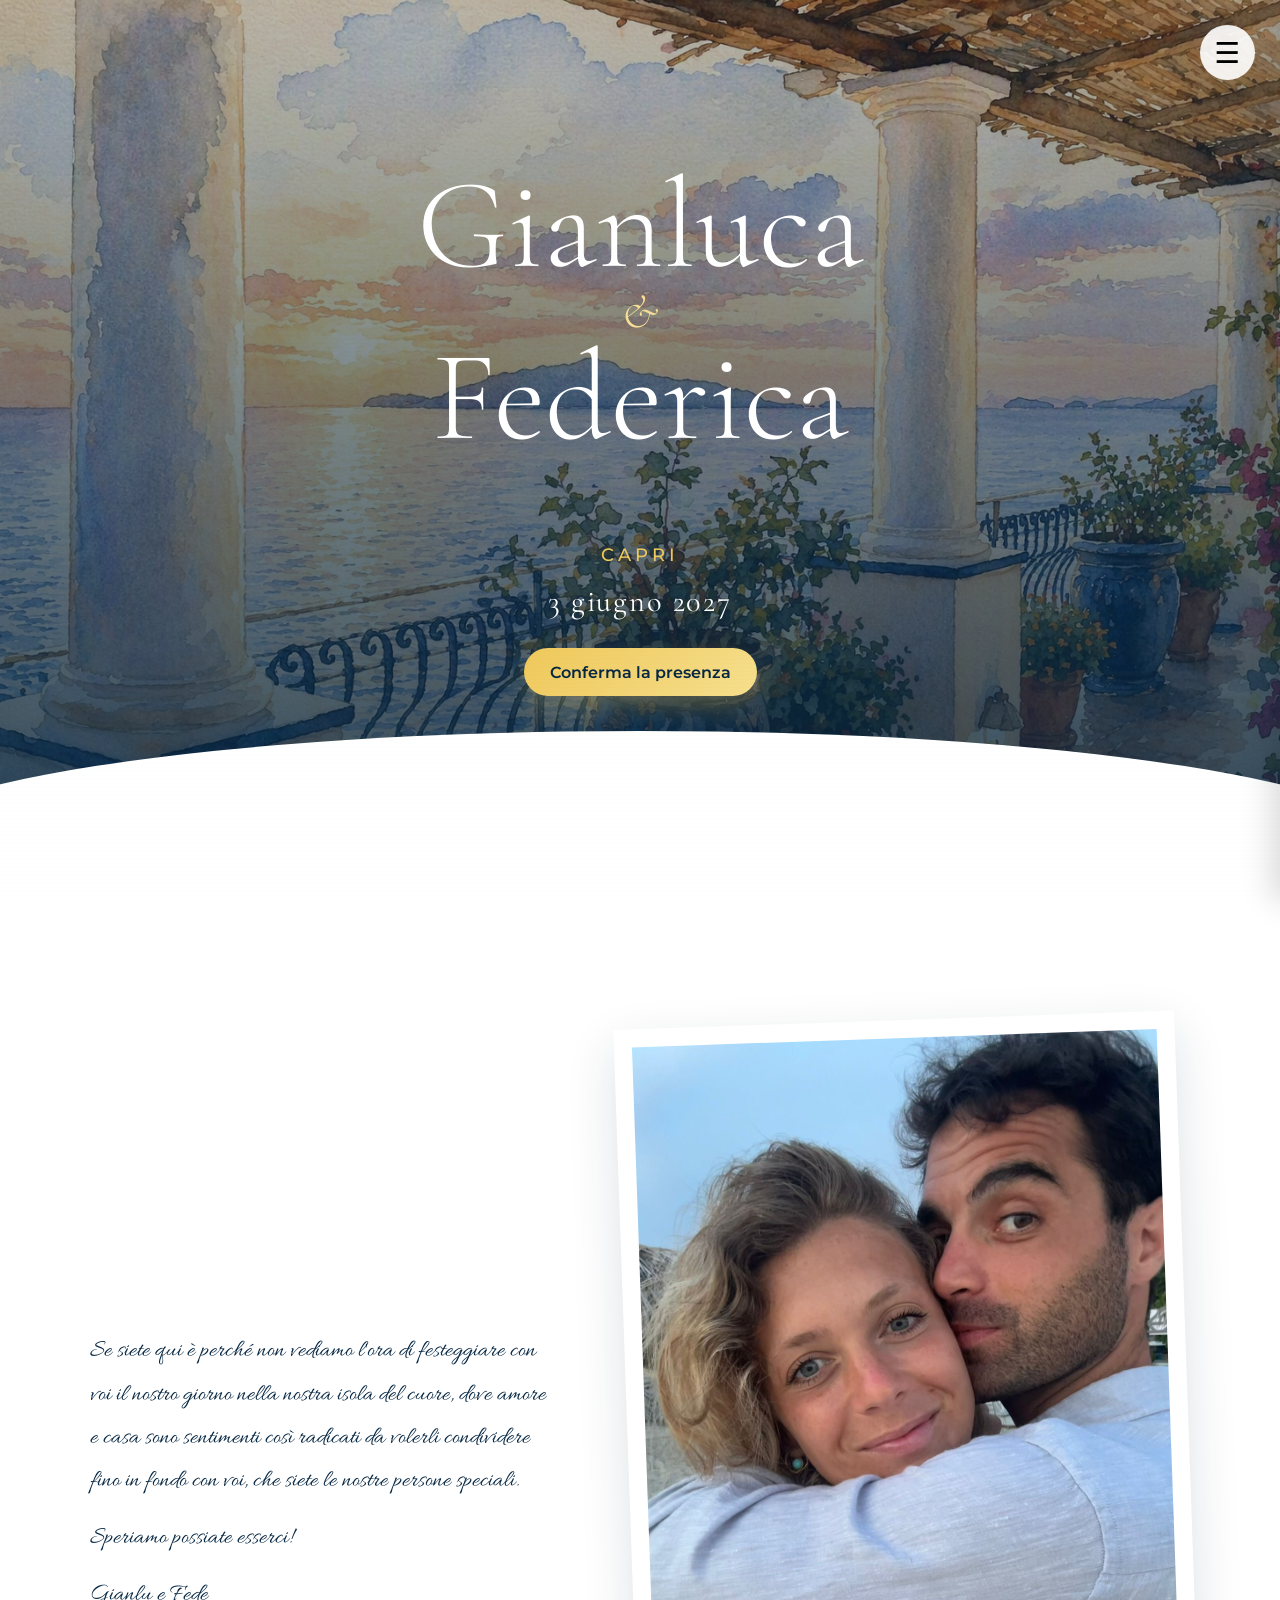
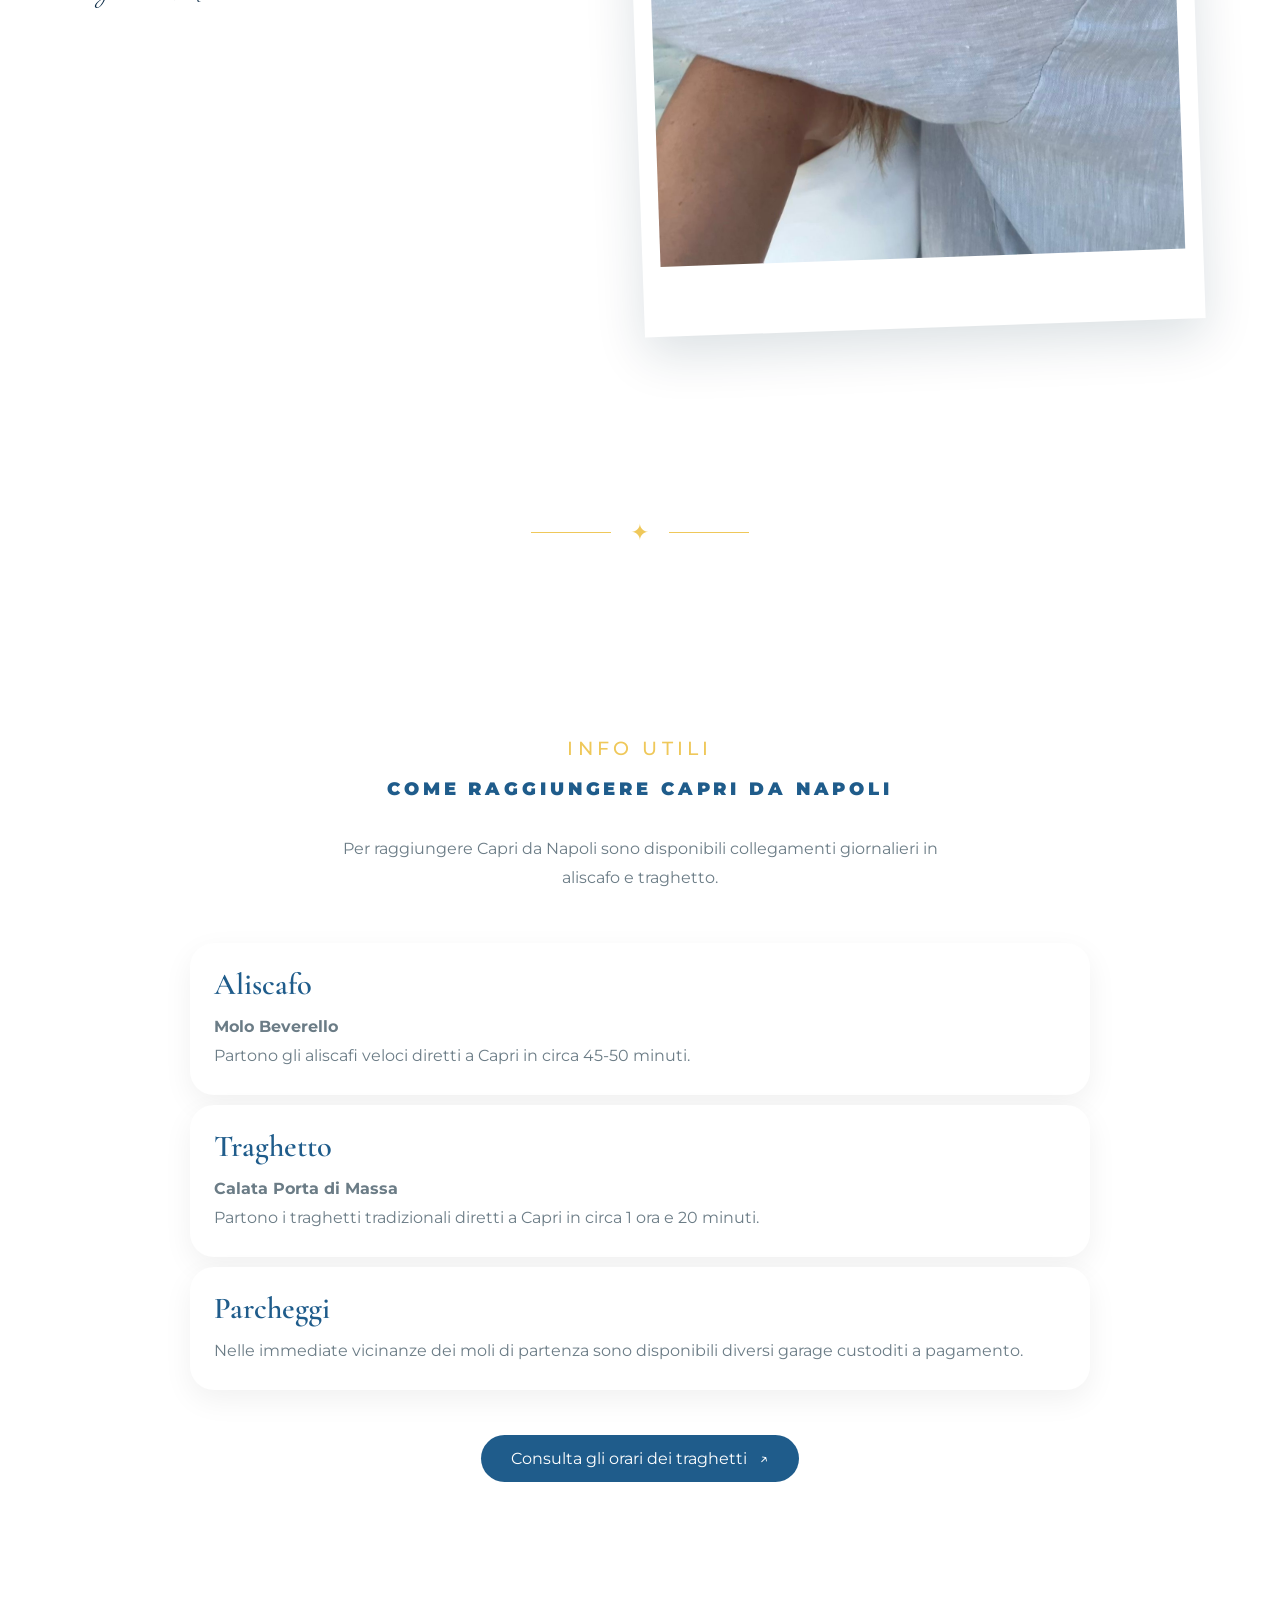
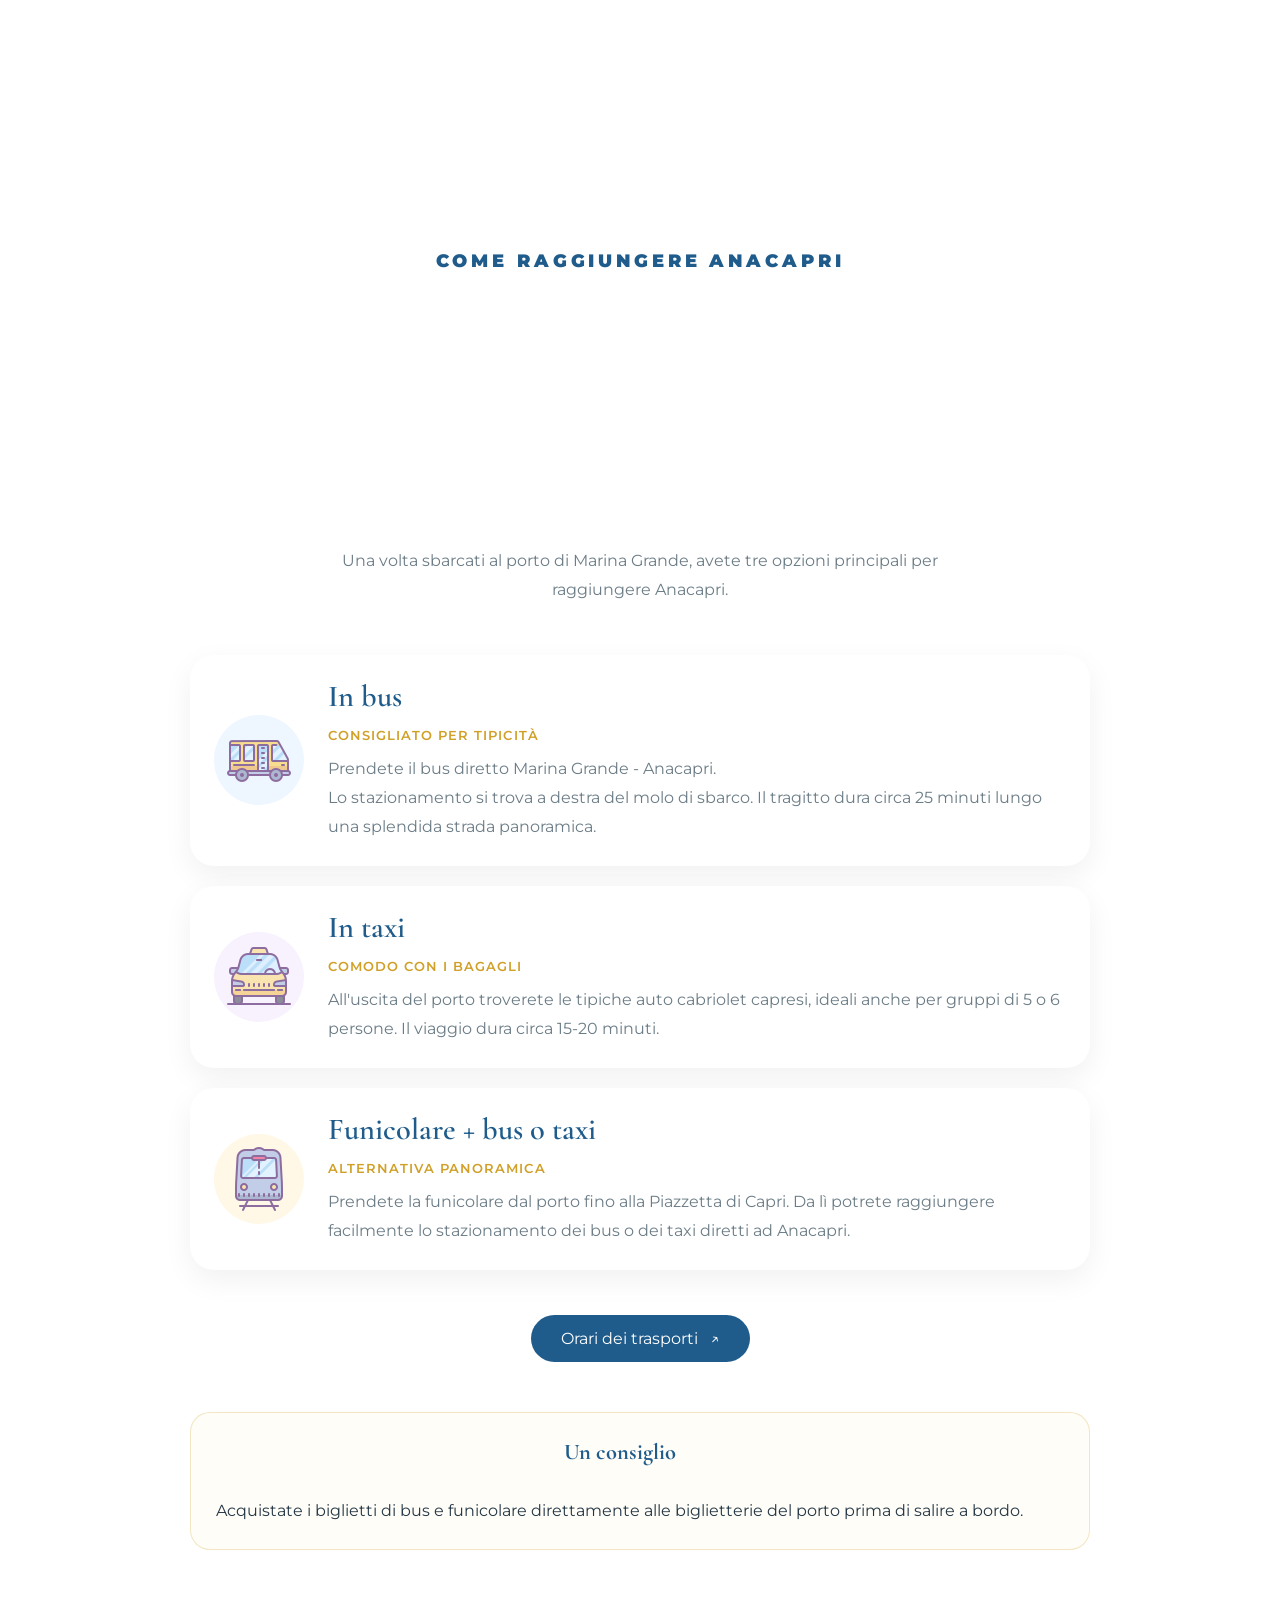
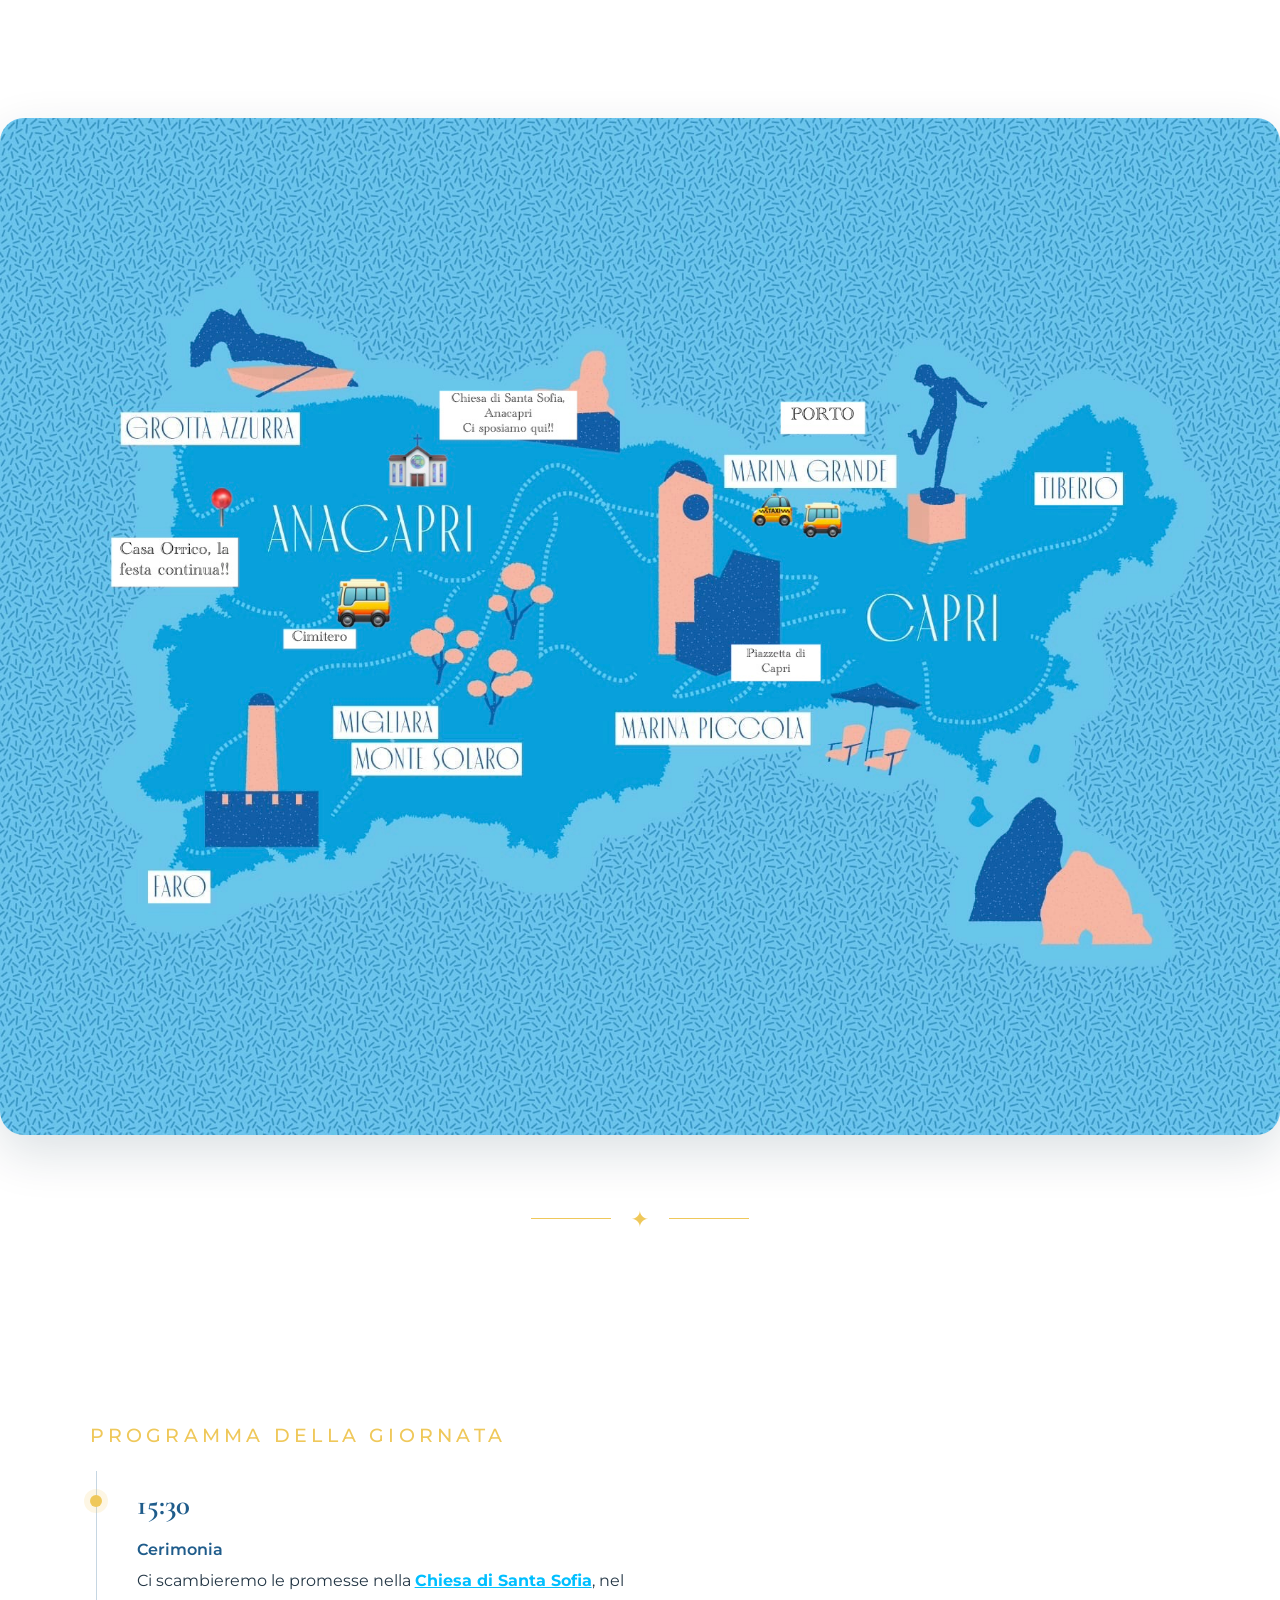
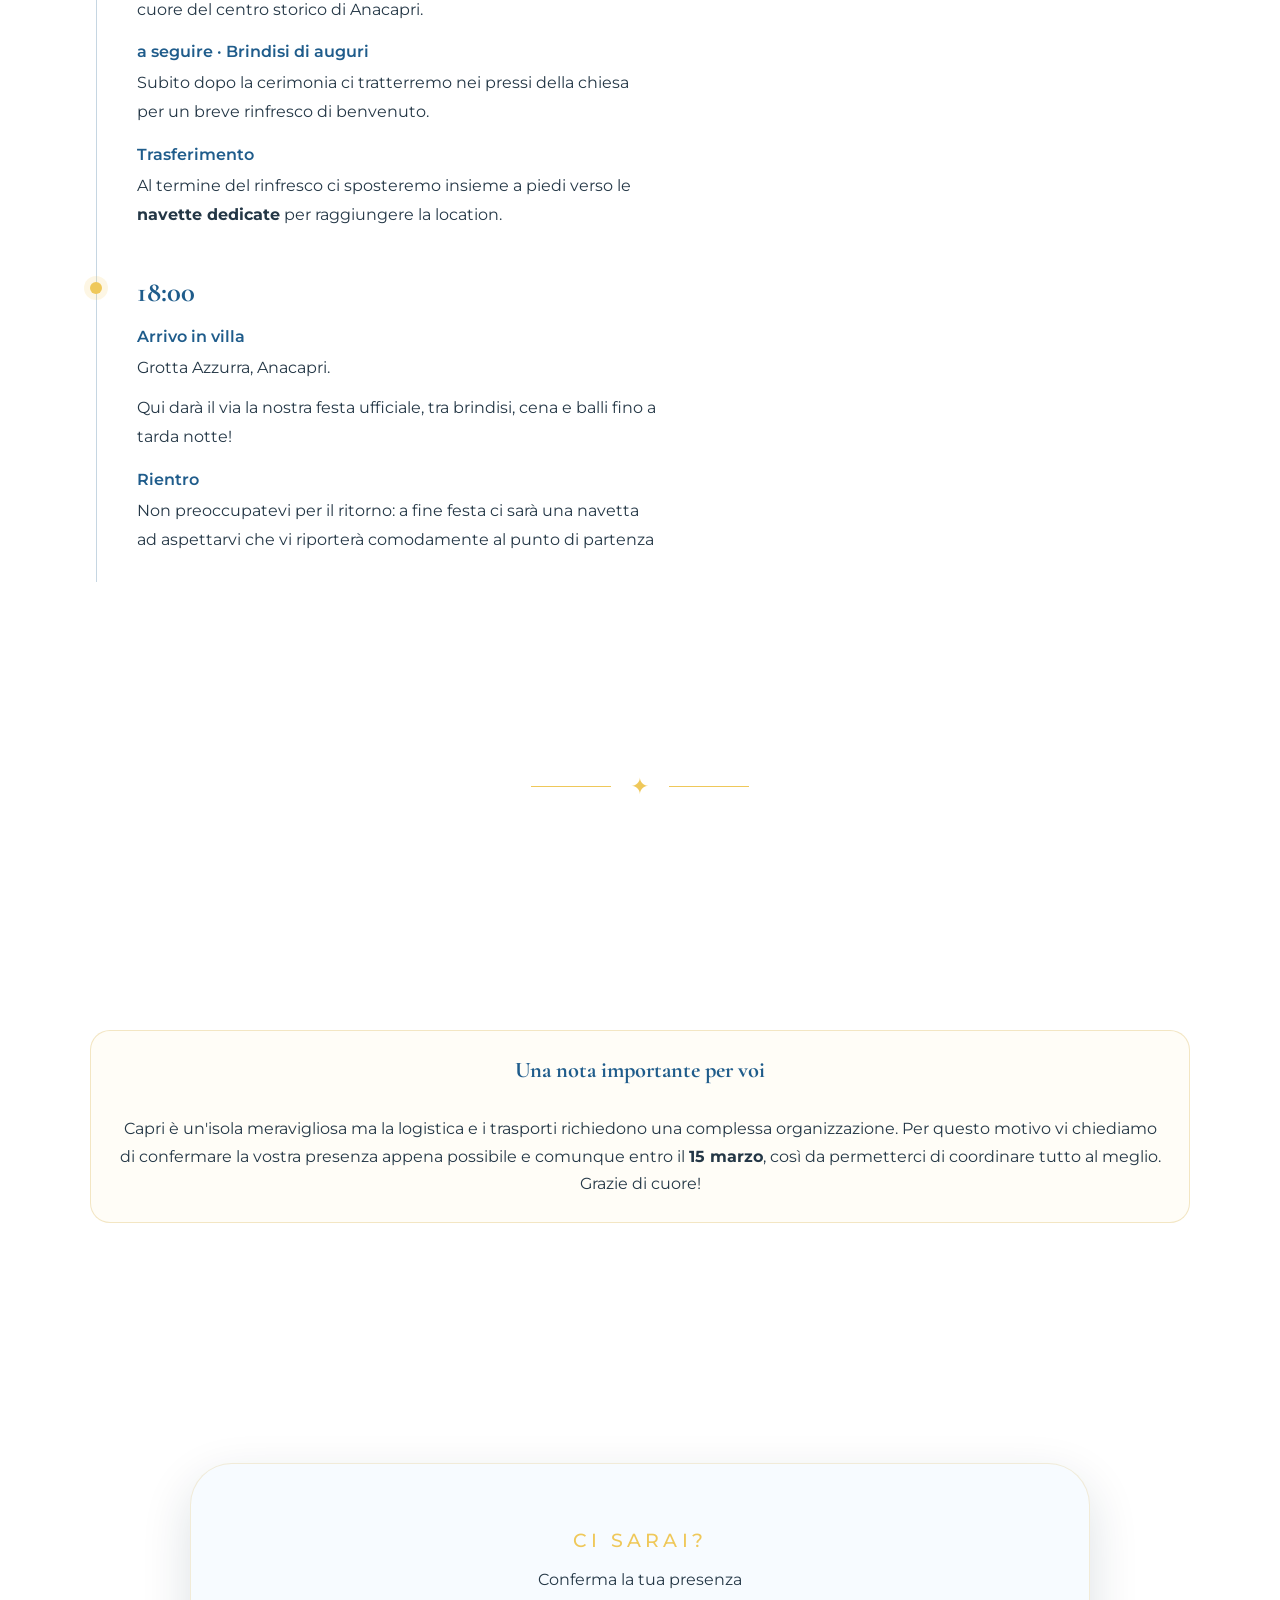
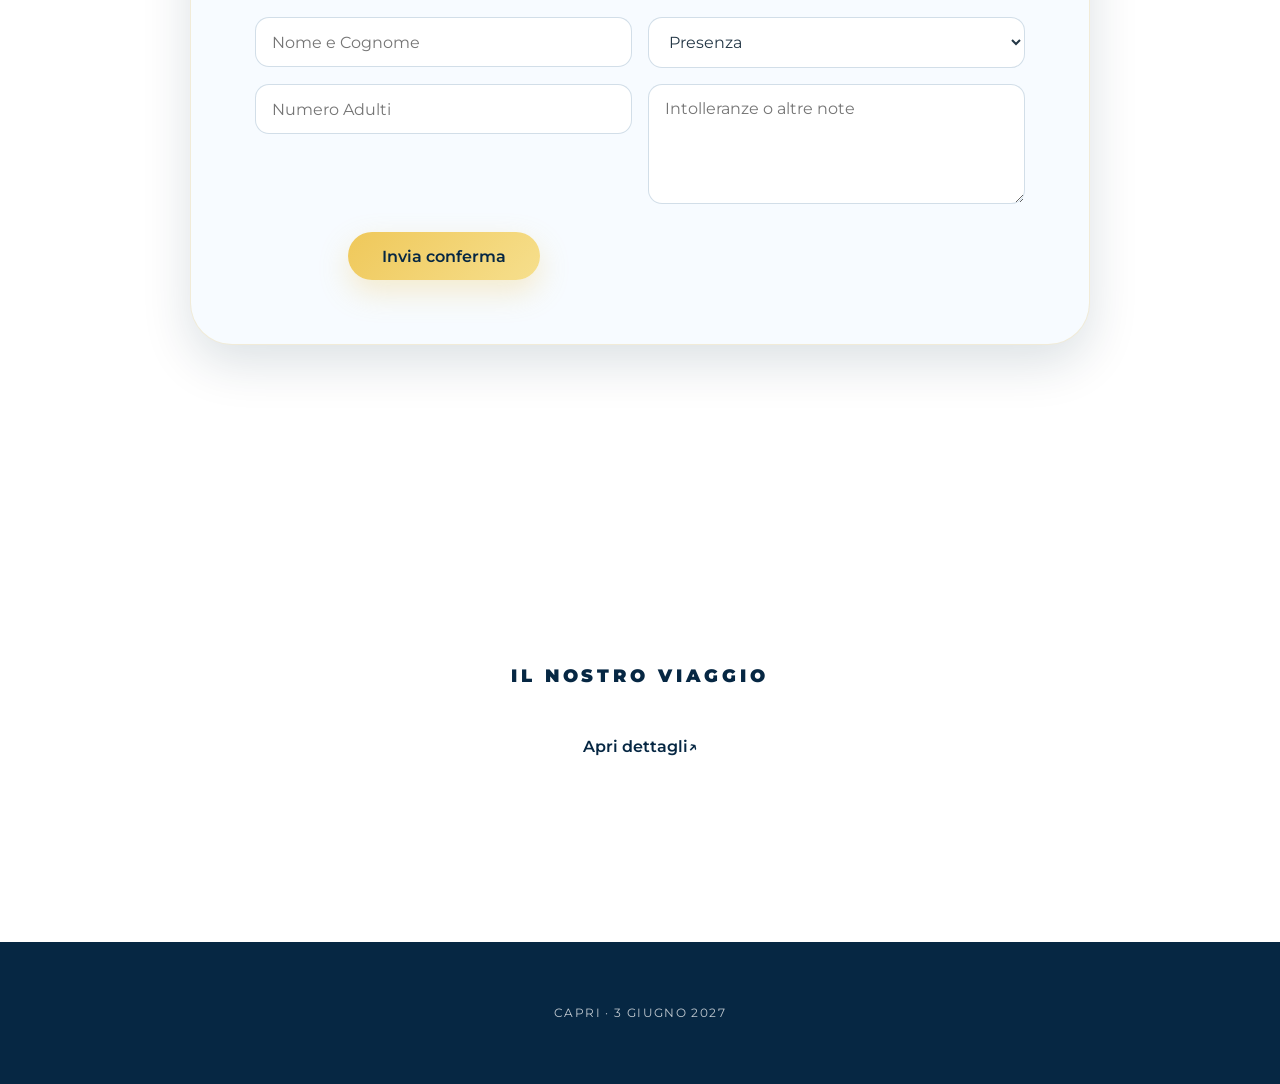
<file: sa/index.html>
<!DOCTYPE html>
<html lang="it">
<head>
  <meta charset="UTF-8" />
  <meta name="viewport" content="width=device-width, initial-scale=1.0, viewport-fit=cover" />
  <meta name="theme-color" content="#062743" />
  <meta name="description" content="Ci sposiamo a Capri il 3 giugno 2027. Tutte le informazioni sul matrimonio." />
  <title>Gianluca &amp; Federica | Matrimonio 3 giugno 2027</title>
  <link rel="preconnect" href="https://fonts.googleapis.com" />
  <link rel="preconnect" href="https://fonts.gstatic.com" crossorigin />
  <link href="https://fonts.googleapis.com/css2?family=Cormorant+Garamond:wght@300;400;500;600&amp;family=Montserrat:wght@300;400;500;600&amp;display=swap" rel="stylesheet" />
  <link rel="stylesheet" href="/style.css" />
</head>
<body>
<div class="paper-texture" aria-hidden="true"></div>
<button class="menu-toggle" onclick="toggleMenu()">
    ☰
</button>
    <!--<nav class="nav" aria-label="Navigazione principale">
      <div class="nav-links">
        <a href="#viaggio">Il viaggio</a>
        <a href="#capri">Location</a>
        <a href="#programma">Programma</a>
        <a href="#rsvp">Conferma presenza</a>
      </div>
    </nav>-->

  <nav id="sideMenu" class="side-menu">
    <!--<a href="#viaggio" onclick="toggleMenu()">Il viaggio</a>-->
    <a href="#capri" onclick="toggleMenu()">Info utili</a>
    <a href="#programma" onclick="toggleMenu()">Programma</a>
    <a href="#rsvp" onclick="toggleMenu()">Conferma presenza</a>
    <a href="#fine" onclick="toggleMenu()">Il nostro viaggio</a>

</nav>
<header class="hero" id="home">

    <img class="hero-art" src="/assets/01_hero_casa_watercolor.png" alt="Illustrazione ad acquerello di una terrazza caprese al tramonto" />
    <div class="hero-overlay" aria-hidden="true"></div>

    <div class="hero-card">
      <h1 class="couple-name">
        <span>Gianluca</span>
        <em>&amp;</em>
        <span>Federica</span>
      </h1>
      <span class="eyebrow hero-location">Capri</span>
      <div class="hero-date">3 giugno 2027</div>
      <a class="button" href="#rsvp">Conferma la presenza</a>
    </div>
  </header>

  <main>
    <section class="intro section" id="viaggio">
      <div class="intro-copy">
        <p class="welcome-text">
          Se siete qui è perché non vediamo l'ora di festeggiare con voi il nostro
          giorno nella nostra isola del cuore, dove amore e casa sono sentimenti così 
          radicati da volerli condividere fino in fondo con voi, che siete le nostre persone speciali.</p>
        <p class="welcome-text">Speriamo possiate esserci!</p>
        <p class="welcome-text">Gianlu e Fede</p>
  </div>
      <div class="postcard stack-one">
        <img src="/assets/01_hero_ioefede.JPG" alt="Gianluca e Federica" loading="lazy" />
      </div>
</section>
    
<div class="section-divider">
    ✦
</div>


<section class="journey section" id="capri">
    <div class="section-heading centered">
        <span class="section-kicker">
            Info utili
        </span>
        <span class="section-kicker section-kicker-blue transport-title">
            Come raggiungere Capri da Napoli
        </span>
    </div>
    <div class="transport-content-simple">
        <p class="transport-intro">
            Per raggiungere Capri da Napoli sono disponibili collegamenti
            giornalieri in aliscafo e traghetto.
        </p>
        <div class="info-card">
            <h3>Aliscafo</h3>
            <p>
                <strong>Molo Beverello</strong><br>
                Partono gli aliscafi veloci diretti a Capri in circa 45-50 minuti.
            </p>
        </div>
        <div class="info-card">
            <h3>Traghetto</h3>
            <p>
                <strong>Calata Porta di Massa</strong><br>
                Partono i traghetti tradizionali diretti a Capri in circa 1 ora e 20 minuti.
            </p>
        </div>
        <div class="info-card">
            <h3>Parcheggi</h3>
            <p>
                Nelle immediate vicinanze dei moli di partenza
                sono disponibili diversi garage custoditi a pagamento.
            </p>
        </div>
        <div class="transport-actions">
            <a
                class="transport-button"
                href="https://www.capri.it/it/ferry-schedule"
                target="_blank"
                rel="noopener noreferrer">
                Consulta gli orari dei traghetti
                <span aria-hidden="true">↗</span>
            </a>
        </div>
    </div>
</section>    


        
<section class="journey section" id="anacapri">
      <div class="section-heading centered">
            <span class="section-kicker section-kicker-blue" style="margin-top:8rem; color: var(--blue-capri); font-size: 1.1rem; font-weight: 1000;">
             Come raggiungere Anacapri
            </span>
        </div>
</section>
        
<section class="transport-section section" id="capri">
    <div class="transport-content">
        <p class="transport-intro">
            Una volta sbarcati al porto di Marina Grande, avete tre
            opzioni principali per raggiungere Anacapri.
        </p>
      
  <div class="transport-options">
    <!-- BUS -->
    <article class="transport-card bus">
        <div class="transport-icon">
             <img src="/assets/icons/navetta.png"/>
        </div>
        <div class="transport-card-content">
            <h3>In bus</h3>
            <span class="transport-label" style="color:#d0a028;">
                Consigliato per tipicità
            </span>
            <p>
                Prendete il bus diretto Marina Grande - Anacapri.<br>
                Lo stazionamento si trova a destra del molo di sbarco.
                Il tragitto dura circa 25 minuti lungo una splendida
                strada panoramica.
            </p>
        </div>
    </article>

    <!-- TAXI -->
    <article class="transport-card taxi">
        <div class="transport-icon">
           <img src="/assets/icons/taxi.png"/>
        </div>
        <div class="transport-card-content">
            <h3>In taxi</h3>
            <span class="transport-label"style="color:#d0a028;">
                Comodo con i bagagli
            </span>
            <p>
                All'uscita del porto troverete le tipiche auto
                cabriolet capresi, ideali anche per gruppi di
                5 o 6 persone.
                Il viaggio dura circa 15-20 minuti.
            </p>
        </div>
    </article>
    <!-- FUNICOLARE -->
    <article class="transport-card funicolare">
        <div class="transport-icon">
           <img src="/assets/icons/treno.png"/>
        </div>
        <div class="transport-card-content">
            <h3>Funicolare + bus o taxi</h3>
            <span class="transport-label"style="color:#d0a028;">
                Alternativa panoramica
            </span>
            <p>
                Prendete la funicolare dal porto fino alla Piazzetta
                di Capri. Da lì potrete raggiungere facilmente
                lo stazionamento dei bus o dei taxi diretti ad
                Anacapri.
            </p>
        </div>
    </article>
  </div>
<div class="transport-actions">
            <a
                class="transport-button"
                href="https://www.capri.it/it/orari-autobus?path=12"
                target="_blank"
                rel="noopener noreferrer">
                Orari dei trasporti
                <span aria-hidden="true">↗</span>
            </a>
        </div>
        <aside class="transport-tip">
           <!-- <div class="tip-icon">
                💡
            </div>-->
            <div>
                <h3>Un consiglio</h3>
                <p>
                    Acquistate i biglietti di bus e funicolare direttamente
                    alle biglietterie del porto prima di salire a bordo.
                </p>
            </div>
        </aside>  
      </div>
</section>
  
<div class="journey-grid" style="margin-top:3rem;">
        <article class="journey-card large">
          <img src="/assets/mappa_capri.jpeg" alt="Mappa  di Capri" loading="lazy" />
        </article>
      </div>

<div class="section-divider">
    ✦
</div>
    
<section class="program section" id="programma">
  <div class="program-copy">
    <span class="section-kicker">
      Programma della giornata
    </span>
    <div class="timeline">
      <div class="time-item">
        <strong>15:30</strong>
        <h4>Cerimonia</h4>
        <p>
          Ci scambieremo le promesse nella <a href="https://maps.app.goo.gl/fYgG2C3dUEqBenp18"  target="_blank" style="color: #00bfff; text-decoration: underline;"><b>Chiesa di Santa Sofia</b></a>,
          nel cuore del centro storico di Anacapri.
        </p>
        <h4>a seguire · Brindisi di auguri</h4>
        <p>
          Subito dopo la cerimonia ci tratterremo nei pressi della
          chiesa per un breve rinfresco di benvenuto.
        </p>
        <h4>Trasferimento</h4>
        <p>
          Al termine del rinfresco ci sposteremo insieme a piedi
          verso le <b>navette dedicate</b> per raggiungere la location.
        </p>
      </div>
      <div class="time-item">
        <strong>18:00</strong>
        <h4>Arrivo in villa</h4>
        <p>
          Grotta Azzurra, Anacapri.
        </p>
        <p>
          Qui darà il via la nostra festa ufficiale,
          tra brindisi, cena e balli fino a tarda notte!
        </p>
        <h4>Rientro</h4>
        <p>
          Non preoccupatevi per il ritorno: a fine festa ci sarà una navetta ad aspettarvi
          che vi riporterà comodamente al punto di partenza
        </p>
      </div>
    </div>
  </div>
</section>
<!--
    <section class="info-strip" aria-label="Informazioni utili">
      <div><span>Come arrivare</span><p>Traghetti, aliscafi e transfer consigliati.</p></div>
      <div><span>Dove dormire</span><p>Hotel e strutture selezionate sull'isola.</p></div>
      <div><span>Cosa portare</span><p>Dress code leggero, elegante, mediterraneo.</p></div>
    </section>-->
    
<div class="section-divider">
    ✦
</div>


<section class="section">
<aside class="transport-tip">
            <div>
                <h3>Una nota importante per voi</h3>
                <p>
                Capri è un'isola meravigliosa ma la logistica e i trasporti richiedono una complessa organizzazione.
                Per questo motivo vi chiediamo di confermare la vostra presenza appena possibile e comunque entro il <b>15 marzo</b>, così da permetterci 
                di coordinare tutto al meglio. Grazie di cuore!
                </p>
            </div>
        </aside>  
</section>
    
<section class="rsvp-section section" id="rsvp">

    <div class="rsvp-panel">
        <span class="section-kicker">Ci sarai?</span>
        <p class="rsvp-intro">
            Conferma la tua presenza
        </p>
<form
    id="rsvpForm"
    class="rsvp-form"
    action="https://formspree.io/f/mbdvvjnw"
    method="POST">

    <!-- NOME E COGNOME -->

    <div class="form-group form-group-full">
        <input
            id="nome"
            name="Nome"
            type="text"
            placeholder="Nome e Cognome"
            autocomplete="name"
            required>
    </div>

    <!-- PRESENZA -->

    <div class="form-group form-group-full">
        <select
            id="presenza"
            name="Presenza"
            required>

            <option value="" selected disabled>
                Presenza
            </option>

            <option value="Confermo la mia presenza">
                Confermo la mia presenza
            </option>

            <option value="Non potrò partecipare">
                Non potrò partecipare
            </option>

        </select>
    </div>

    <!-- ADULTI -->

    <div class="form-group">
    <input id="adulti"
           name="# Adulti"
           type="number"
           min="0"
           max="20"
           step="1"
           placeholder="Numero Adulti"
           required>
    </div>

    <!-- BAMBINI 

    <div class="form-group">
    <input id="bambini"
           name="# Bambini"
           type="number"
           min="0"
           max="20"
           step="1"
           placeholder="Numero Bambini"
           required>
    </div>
-->

    <!-- NOTE -->

    <div class="form-group form-group-full">
        <textarea
            id="note"
            name="Note"
            rows="2"
            placeholder="Intolleranze o altre note"></textarea>
    </div>

    <!-- DATA INVIO -->

    <input
        id="dataInvio"
        name="Data invio"
        type="hidden">


    <!-- PULSANTE -->

    <div class="form-submit form-group-full">
        <button class="rsvp-button" type="submit">
            Invia conferma
        </button>
    </div>
</form>
      
</section>   

<section class="journey section" id="fine">
    <div class="section-heading centered">
      <span class="section-kicker section-kicker-blue transport-title" style="margin-top:5rem; color:var(--blue-night);">
            Il nostro viaggio
        </span>
    </div>
    <div class="transport-content-simple">
  
  <a class="button" href="gift.html" style="background: linear-gradient(135deg, var(--sea));box-shadow: 0 0 0;">
  Apri dettagli
  <span aria-hidden="true"> ↗</span>
</a>
</div>
</section>
    
    
</main>

  <footer><p>Capri · 3 giugno 2027</p></footer>

  <!-- funzioni javascript-->
  
  <script>
  function toggleMenu() {
      document
          .getElementById("sideMenu")
          .classList
          .toggle("open");
  }
  </script>

  <script>
      const rsvpForm = document.getElementById("rsvpForm");
      const dataInvioField = document.getElementById("dataInvio");
  
      rsvpForm.addEventListener("submit", function () {
          const dataCorrente = new Date();
  
          dataInvioField.value = dataCorrente.toLocaleString("it-IT", {
              timeZone: "Europe/Rome",
              year: "numeric",
              month: "2-digit",
              day: "2-digit",
              hour: "2-digit",
              minute: "2-digit",
              second: "2-digit"
          });
      });
  </script>
</body>
</html>
</file>
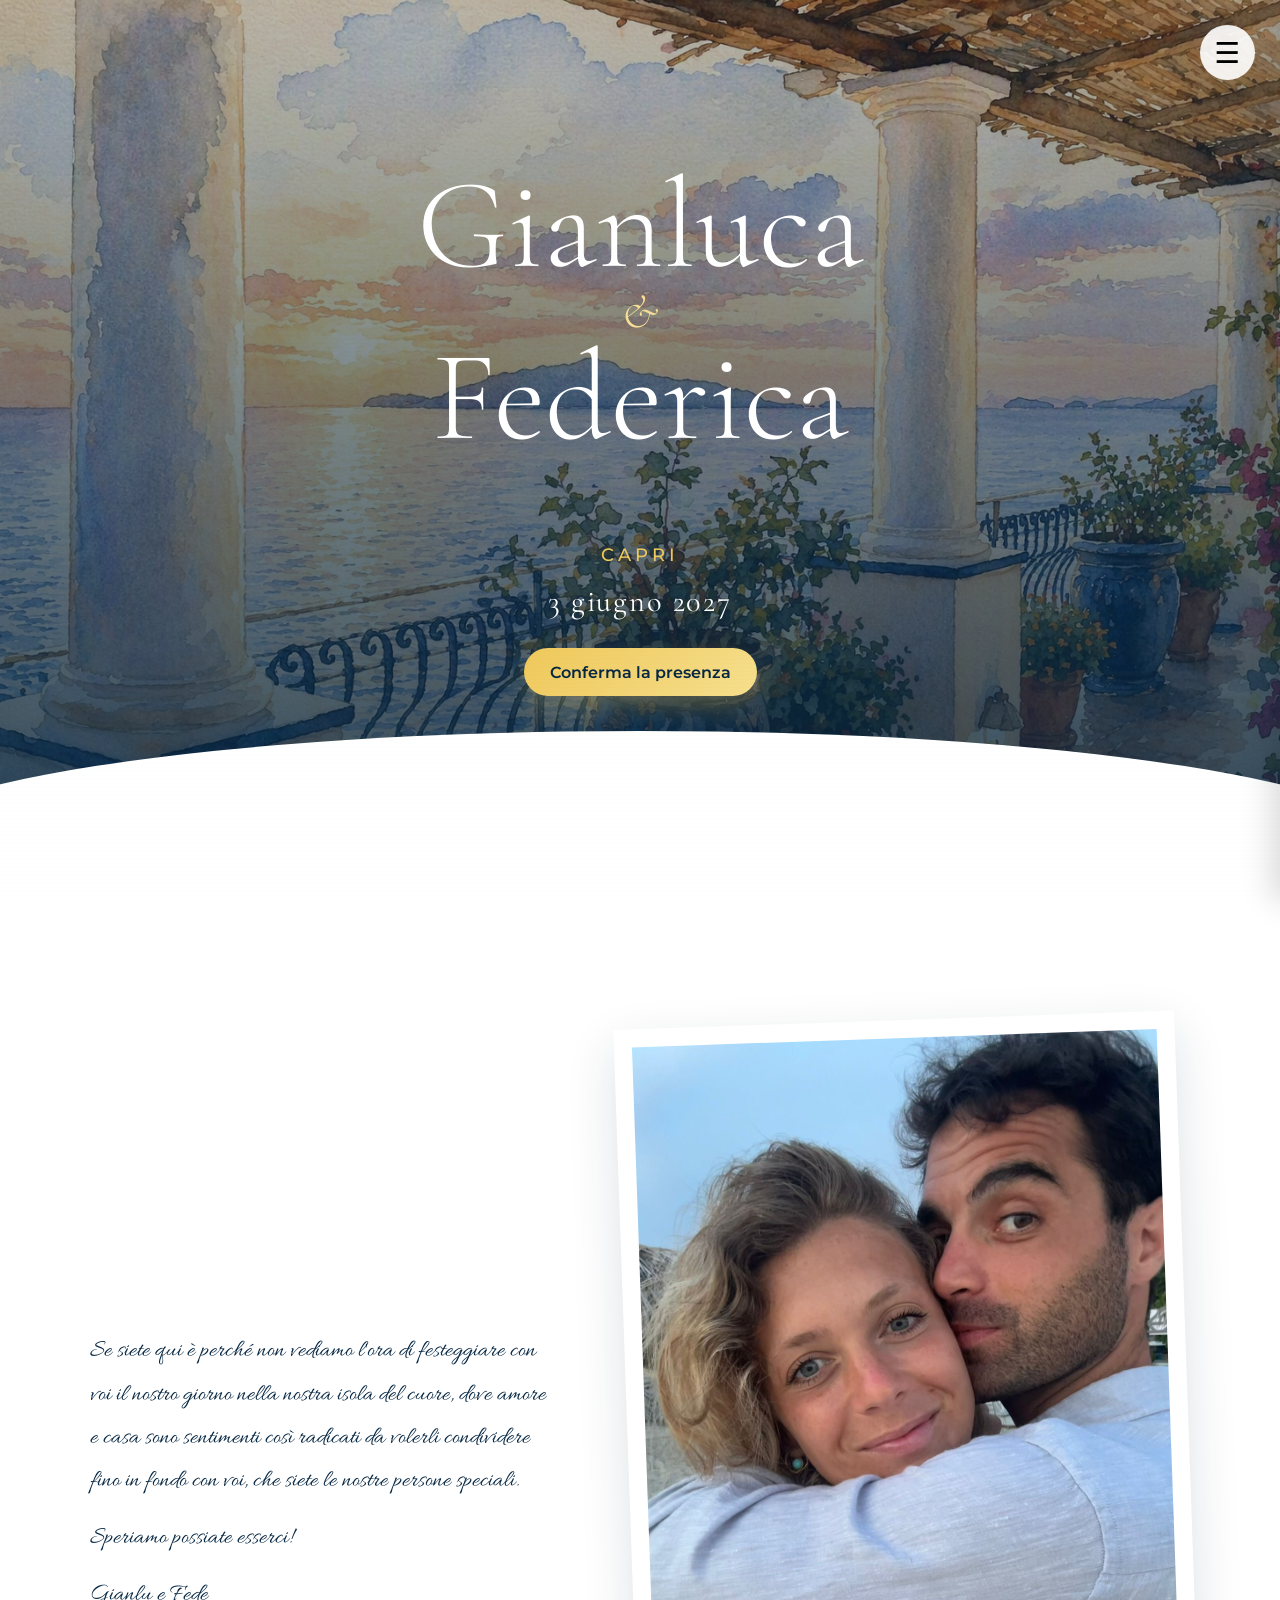
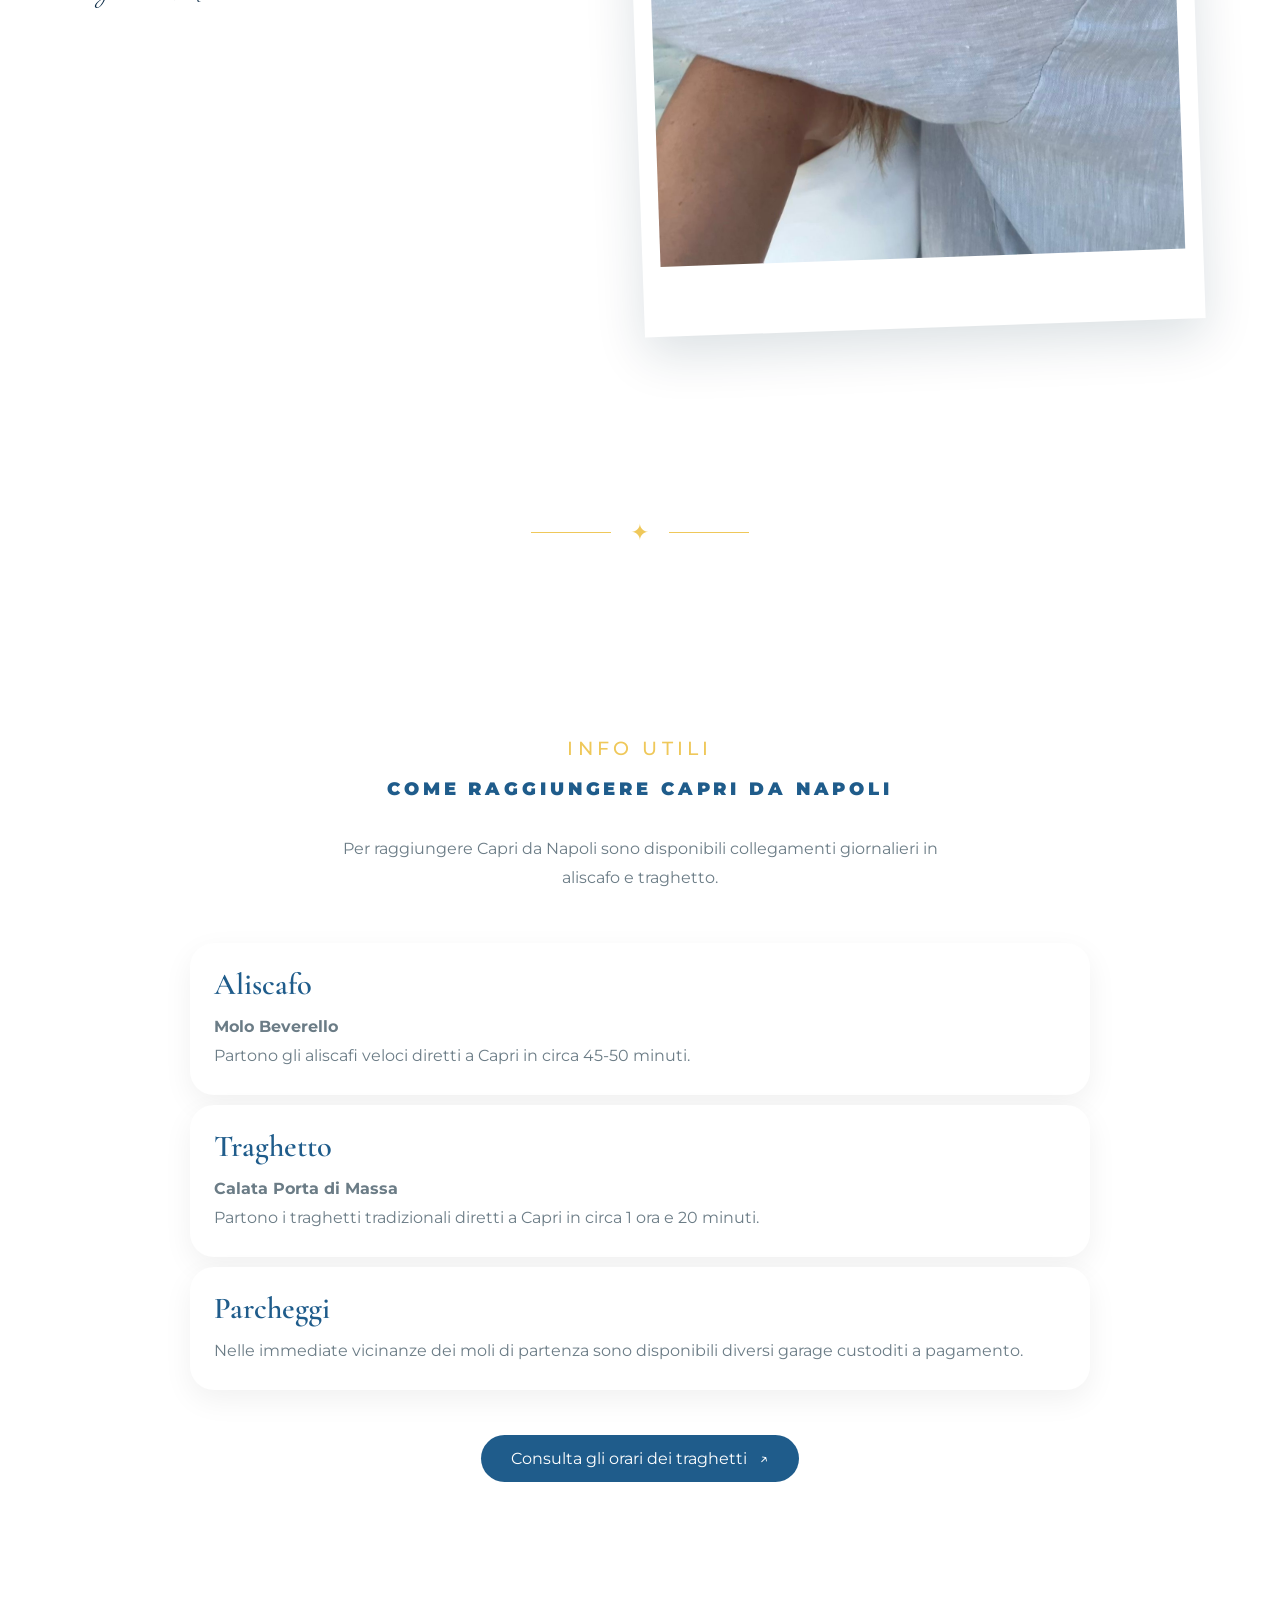
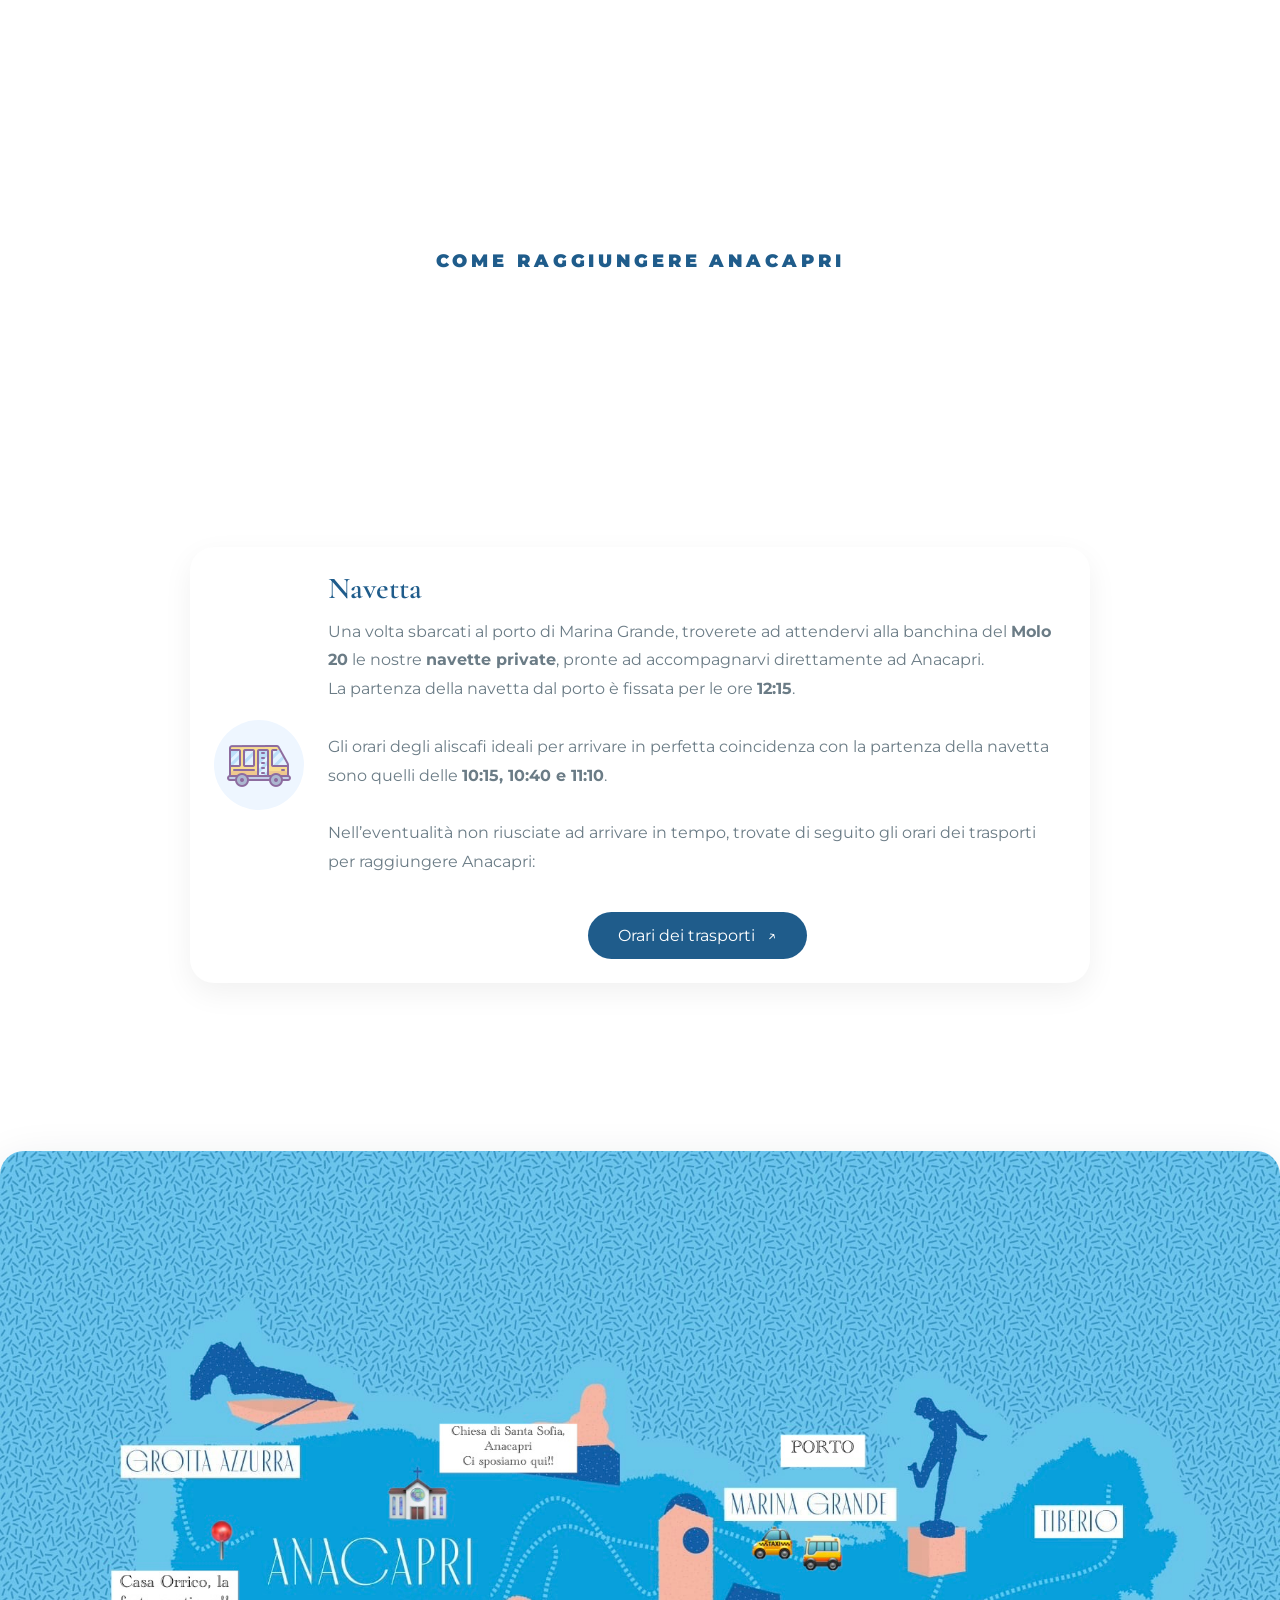
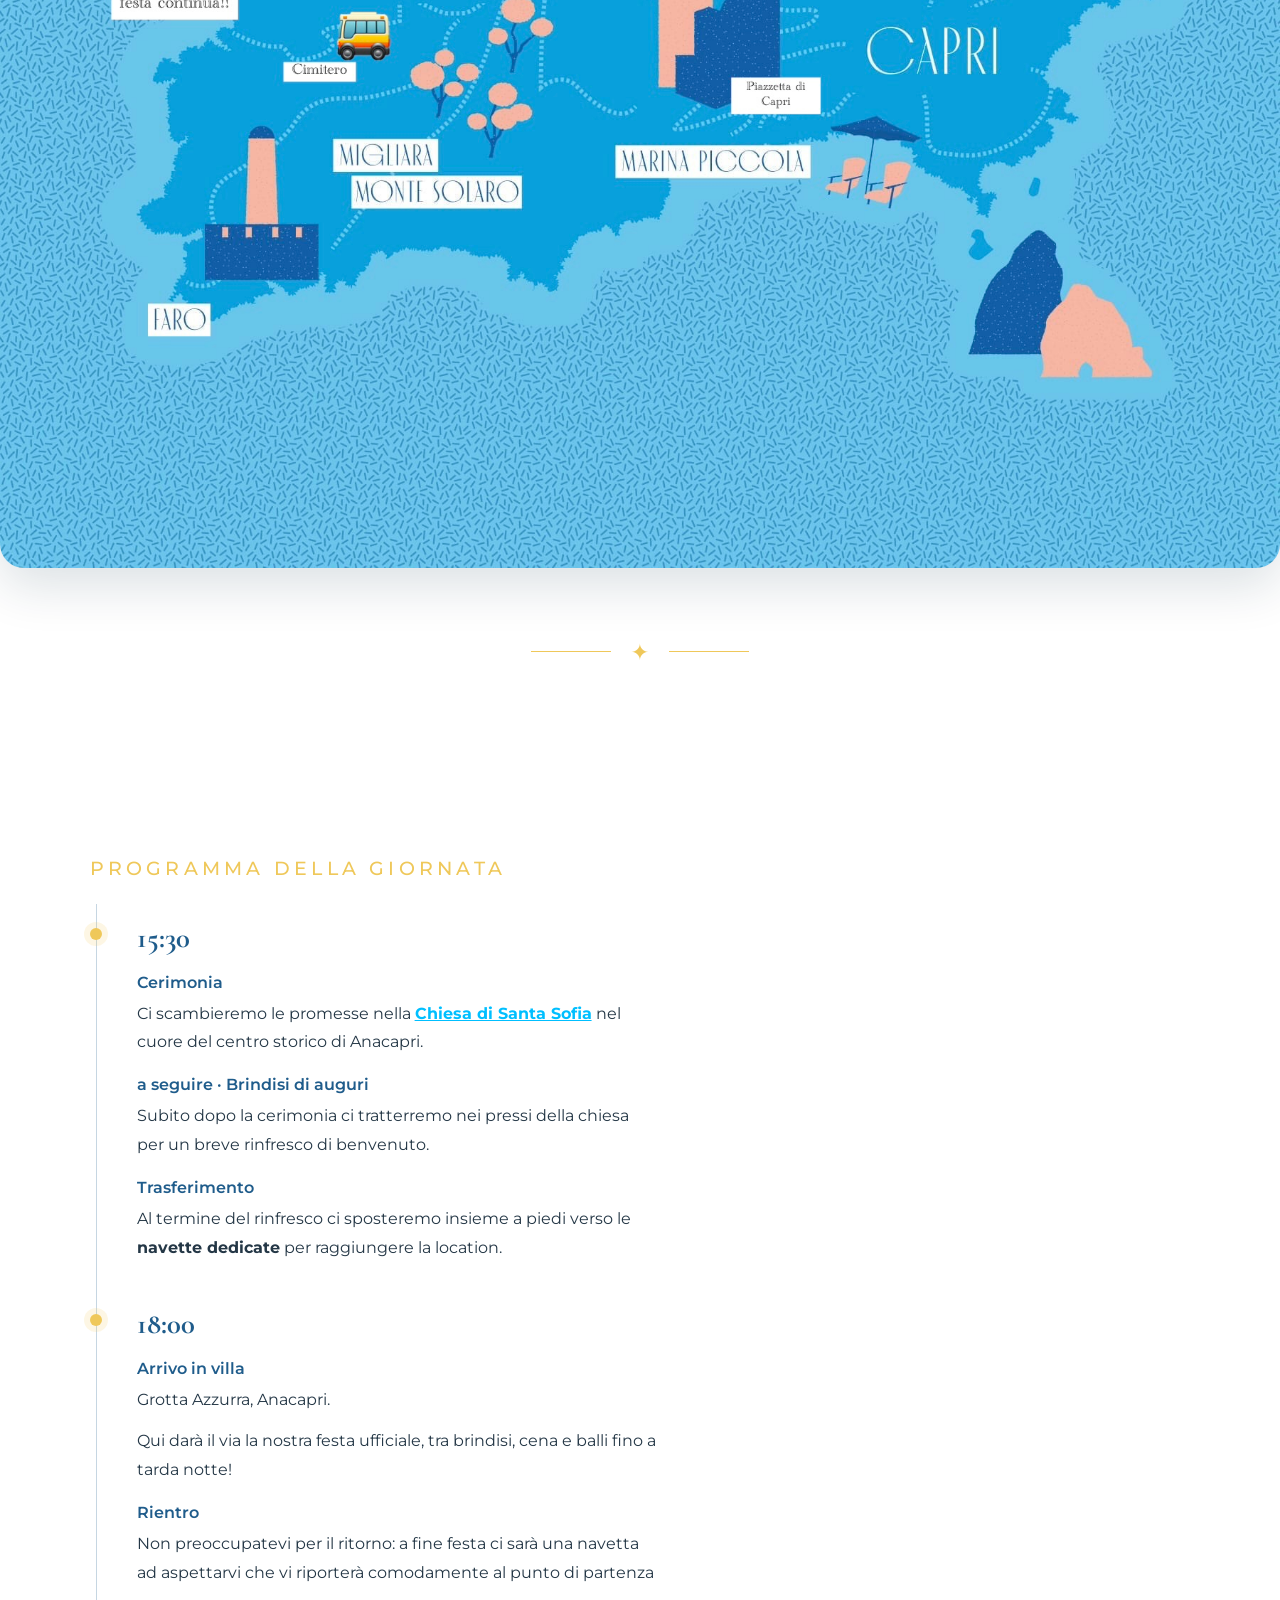
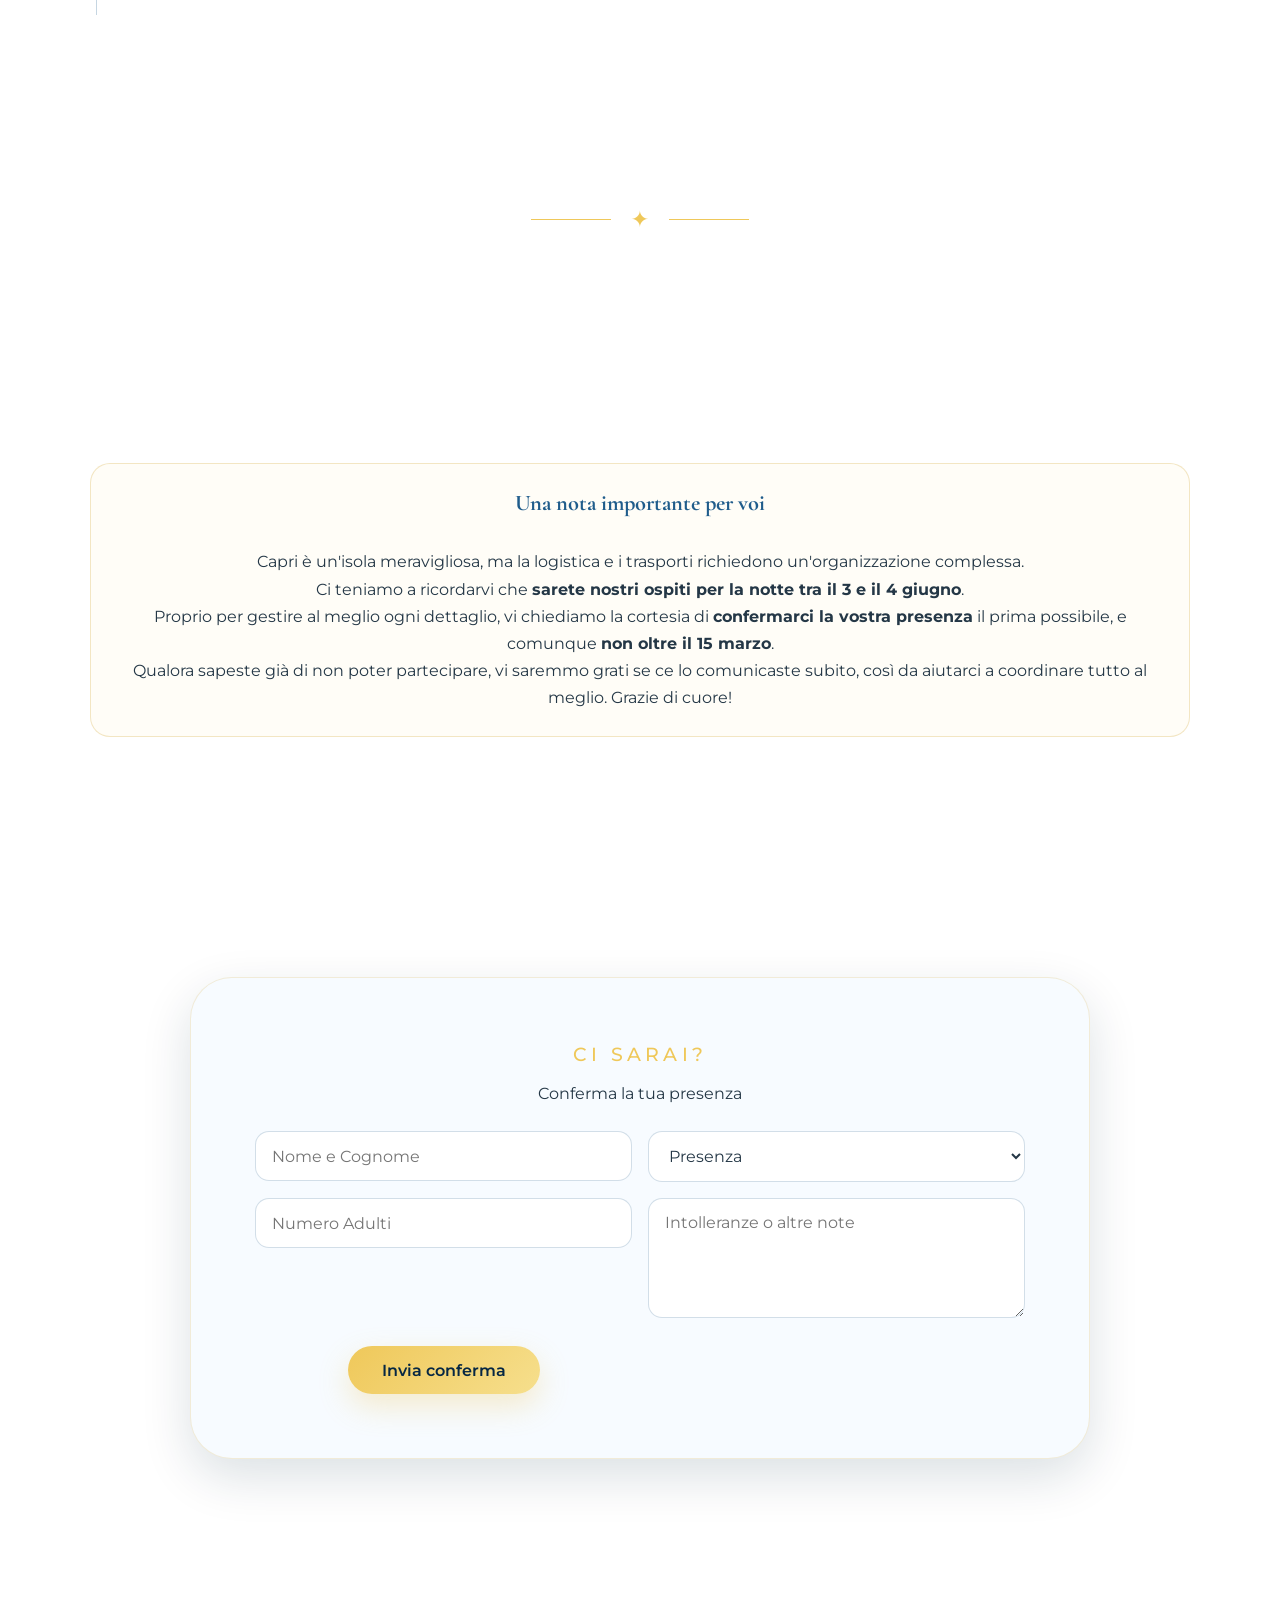
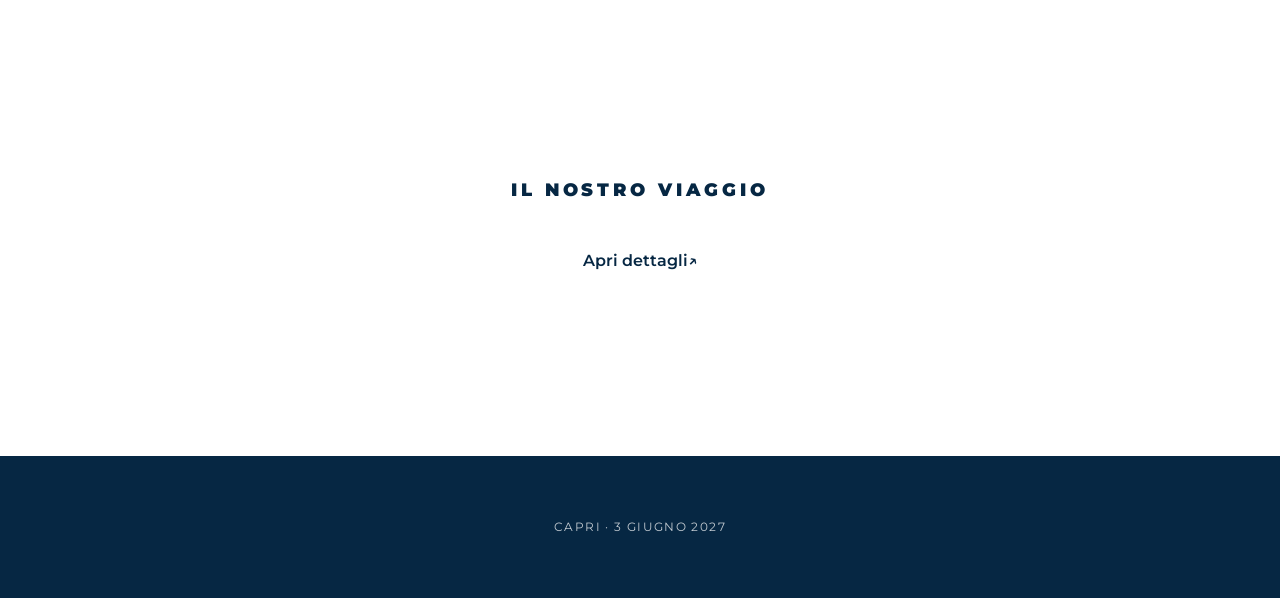
<file: sp/index.html>
<!DOCTYPE html>
<html lang="it">
<head>
  <meta charset="UTF-8" />
  <meta name="viewport" content="width=device-width, initial-scale=1.0, viewport-fit=cover" />
  <meta name="theme-color" content="#062743" />
  <meta name="description" content="Ci sposiamo a Capri il 3 giugno 2027. Tutte le informazioni sul matrimonio." />
  <title>Gianluca &amp; Federica | Matrimonio 3 giugno 2027</title>
  <link rel="preconnect" href="https://fonts.googleapis.com" />
  <link rel="preconnect" href="https://fonts.gstatic.com" crossorigin />
  <link href="https://fonts.googleapis.com/css2?family=Cormorant+Garamond:wght@300;400;500;600&amp;family=Montserrat:wght@300;400;500;600&amp;display=swap" rel="stylesheet" />
  <link rel="stylesheet" href="/style.css" />
</head>
<body>
<div class="paper-texture" aria-hidden="true"></div>
<button class="menu-toggle" onclick="toggleMenu()">
    ☰
</button>
    <!--<nav class="nav" aria-label="Navigazione principale">
      <div class="nav-links">
        <a href="#viaggio">Il viaggio</a>
        <a href="#capri">Location</a>
        <a href="#programma">Programma</a>
        <a href="#rsvp">Conferma presenza</a>
      </div>
    </nav>-->

  <nav id="sideMenu" class="side-menu">
    <!--<a href="#viaggio" onclick="toggleMenu()">Il viaggio</a>-->
    <a href="#capri" onclick="toggleMenu()">Info utili</a>
    <a href="#programma" onclick="toggleMenu()">Programma</a>
    <a href="#rsvp" onclick="toggleMenu()">Conferma presenza</a>
    <a href="#fine" onclick="toggleMenu()">Il nostro viaggio</a>
  </nav>
<header class="hero" id="home">

    <img class="hero-art" src="/assets/01_hero_casa_watercolor.png" alt="Illustrazione ad acquerello di una terrazza caprese al tramonto" />
    <div class="hero-overlay" aria-hidden="true"></div>

    <div class="hero-card">
      <h1 class="couple-name">
        <span>Gianluca</span>
        <em>&amp;</em>
        <span>Federica</span>
      </h1>
      <span class="eyebrow hero-location">Capri</span>
      <div class="hero-date">3 giugno 2027</div>
      <a class="button" href="#rsvp">Conferma la presenza</a>
    </div>
  </header>

  <main>
    <section class="intro section" id="viaggio">
      <div class="intro-copy">
        <p class="welcome-text">
          Se siete qui è perché non vediamo l'ora di festeggiare con voi il nostro
          giorno nella nostra isola del cuore, dove amore e casa sono sentimenti così 
          radicati da volerli condividere fino in fondo con voi, che siete le nostre persone speciali.</p>
        <p class="welcome-text">Speriamo possiate esserci!</p>
        <p class="welcome-text">Gianlu e Fede</p>
  </div>
      <div class="postcard stack-one">
        <img src="/assets/01_hero_ioefede.JPG" alt="Gianluca e Federica" loading="lazy" />
      </div>
</section>
    
<div class="section-divider">
    ✦
</div>


<section class="journey section" id="capri">
    <div class="section-heading centered">
        <span class="section-kicker">
            Info utili
        </span>
        <span class="section-kicker section-kicker-blue transport-title">
            Come raggiungere Capri da Napoli
        </span>
    </div>
    <div class="transport-content-simple">
        <p class="transport-intro">
            Per raggiungere Capri da Napoli sono disponibili collegamenti
            giornalieri in aliscafo e traghetto.
        </p>
        <div class="info-card">
            <h3>Aliscafo</h3>
            <p>
                <strong>Molo Beverello</strong><br>
                Partono gli aliscafi veloci diretti a Capri in circa 45-50 minuti.
            </p>
        </div>
        <div class="info-card">
            <h3>Traghetto</h3>
            <p>
                <strong>Calata Porta di Massa</strong><br>
                Partono i traghetti tradizionali diretti a Capri in circa 1 ora e 20 minuti.
            </p>
        </div>
        <div class="info-card">
            <h3>Parcheggi</h3>
            <p>
                Nelle immediate vicinanze dei moli di partenza
                sono disponibili diversi garage custoditi a pagamento.
            </p>
        </div>
        <div class="transport-actions">
            <a
                class="transport-button"
                href="https://www.capri.it/it/ferry-schedule"
                target="_blank"
                rel="noopener noreferrer">
                Consulta gli orari dei traghetti
                <span aria-hidden="true">↗</span>
            </a>
        </div>
    </div>
</section>    

    
<!--
<section class="journey section" id="capri">
  <div class="section-heading centered">
    <span class="section-kicker" style="line-height: 1.6;">Info utili</span><br>
    <span class="section-kicker section-kicker-blue" style="margin-top:3rem;">
     Come raggiungere Capri da Napoli
     </span>
  </div>

    <div class="central-text">
      <span>
      Per raggiungere Capri da Napoli, i porti di partenza sono: <br>
       • <b>Molo Beverello:</b> partono gli aliscafi veloci. Il viaggio dura circa 45-50 minuti. <br>
       • <b>Calata Porta di Massa:</b> partono i traghetti tradizionali. Il viaggio dura circa 1 ora e 20 minuti. <br><br>
      <b>Se arrivi in auto:</b> troverai diversi garage custoditi a pagamento direttamente nei pressi dei moli di partenza
          <br><br>
<div class="transport-actions">
            <a
                class="transport-button"
                href="https://www.capri.it/it/ferry-schedule"
                target="_blank"
                rel="noopener noreferrer">
                Orari traghetti Napoli - Capri
                <span aria-hidden="true">↗</span>
            </a>
        </div>
      </div>   

<div class="section-heading centered">
<span class="section-kicker section-kicker-blue" style="margin-top:5rem;">
            Come raggiungere Anacapri
        </span>
    </div>

    <div class="central-text">
      <span>
            Una volta sbarcati al porto di Marina Grande, avete tre opzioni principali per raggiungere Anacapri:
            <br><br>
            • <b>In Bus (consigliato per tipicità):</b><br>
            prendete il bus diretto Marina Grande - Anacapri (stazionamento a destra del molo di sbarco).
            Il tragitto dura circa 25 minuti lungo una strada panoramica mozzafiato.
            <br><br>
            • <b>In Taxi (trasporta anche 5/6 persone):</b><br>
            troverete le tipiche auto cabriolet pronte all'uscita del porto.
            È l'opzione più comoda se viaggiate con bagagli.
            Il viaggio dura circa 15-20 minuti.
            <br><br>
            • <b>Funicolare + Bus/Taxi (alternativa panoramica):</b><br>
            prendete la funicolare dal porto fino a Capri centro (5 minuti).
            Arrivati in Piazzetta, camminate 2 minuti fino allo stazionamento dei bus o dei taxi diretti ad Anacapri.
            <br><br>
            <b>Orari dei trasporti:</b>
            <br><br>
            <a href="https://www.capri.it/it/orari-autobus?path=12"
               style="color: #0000FF;"
               target="_blank"
               class="transport-link">
                Orari trasporti Capri - Anacapri
            </a>
            <br><br>
            <b>Il consiglio in più:</b><br>
            Acquistate i biglietti dei trasporti pubblici (bus e funicolare)
            direttamente alle biglietterie del porto prima di salire a bordo.
    </span></div>
</section>
-->
        
<section class="journey section" id="anacapri">
      <div class="section-heading centered">
            <span class="section-kicker section-kicker-blue" style="margin-top:8rem; color: var(--blue-capri); font-size: 1.1rem; font-weight: 1000;">
             Come raggiungere Anacapri
            </span>
        </div>
</section>
        
<section class="transport-section section" id="capri">
    <div class="transport-content">
    <div class="transport-options">
    <!-- BUS -->
    <article class="transport-card bus">
        <div class="transport-icon">
             <img src="/assets/icons/navetta.png"/>
        </div>
        <div class="transport-card-content">
            <h3>Navetta</h3>
          <p>
            Una volta sbarcati al porto di Marina Grande, troverete ad attendervi alla banchina del <b>Molo 20</b> le nostre <b>navette private</b>, pronte ad accompagnarvi direttamente ad Anacapri.
            </p>
          <p>
            La partenza della navetta dal porto è fissata per le ore <b>12:15</b>. <br><br>
            Gli orari degli aliscafi ideali per arrivare in perfetta coincidenza con la partenza della navetta sono quelli delle <b>10:15, 10:40 e 11:10</b>. <br><br>
            </p>
          <p>
            Nell’eventualità non riusciate ad arrivare in tempo, trovate di seguito gli orari dei trasporti per raggiungere Anacapri:
            </p>
        <div class="transport-actions">
            <a
                class="transport-button"
                href="https://www.capri.it/it/orari-autobus?path=12"
                target="_blank"
                rel="noopener noreferrer">
                Orari dei trasporti
                <span aria-hidden="true">↗</span>
            </a>
        </div>
        </div>
   </article>
  </div>
 </div>
</section>

<div class="journey-grid" style="margin-top:3rem;">
  <article class="journey-card large">
          <img src="/assets/mappa_capri.jpeg" alt="Mappa  di Capri" loading="lazy" />
        </article>
      </div>

<div class="section-divider">
    ✦
</div>
    
<section class="program section" id="programma">
  <div class="program-copy">
    <span class="section-kicker">
      Programma della giornata
    </span>
    <div class="timeline">
      <div class="time-item">
        <strong>15:30</strong>
        <h4>Cerimonia</h4>
        <p>
          Ci scambieremo le promesse nella 
          <a href="https://maps.app.goo.gl/fYgG2C3dUEqBenp18"  target="_blank" style="color: #00bfff; text-decoration: underline;"><b>Chiesa di Santa Sofia</b></a>
          nel cuore del centro storico di Anacapri.
        </p>
        <h4>a seguire · Brindisi di auguri</h4>
        <p>
          Subito dopo la cerimonia ci tratterremo nei pressi della
          chiesa per un breve rinfresco di benvenuto.
        </p>
        <h4>Trasferimento</h4>
        <p>
          Al termine del rinfresco ci sposteremo insieme a piedi
          verso le <b>navette dedicate</b> per raggiungere la location.
        </p>
      </div>
      <div class="time-item">
        <strong>18:00</strong>
        <h4>Arrivo in villa</h4>
        <p>
          Grotta Azzurra, Anacapri.
        </p>
        <p>
          Qui darà il via la nostra festa ufficiale,
          tra brindisi, cena e balli fino a tarda notte!
        </p>
        <h4>Rientro</h4>
        <p>
          Non preoccupatevi per il ritorno: a fine festa ci sarà una navetta ad aspettarvi
          che vi riporterà comodamente al punto di partenza
        </p>
      </div>
    </div>
  </div>
</section>
<!--
    <section class="info-strip" aria-label="Informazioni utili">
      <div><span>Come arrivare</span><p>Traghetti, aliscafi e transfer consigliati.</p></div>
      <div><span>Dove dormire</span><p>Hotel e strutture selezionate sull'isola.</p></div>
      <div><span>Cosa portare</span><p>Dress code leggero, elegante, mediterraneo.</p></div>
    </section>-->
    
<div class="section-divider">
    ✦
</div>


<section class="section">
  <aside class="transport-tip">
            <div>
                <h3>Una nota importante per voi</h3>
                <p>
                Capri è un'isola meravigliosa, ma la logistica e i trasporti richiedono un'organizzazione complessa. <br>
                Ci teniamo a ricordarvi che <b>sarete nostri ospiti per la notte tra il 3 e il 4 giugno</b>.<br>
                Proprio per gestire al meglio ogni dettaglio, vi chiediamo la cortesia di <b>confermarci la vostra presenza</b> il prima possibile, e comunque <b>non oltre il 15 marzo</b>.<br> 
                Qualora sapeste già di non poter partecipare, vi saremmo grati se ce lo comunicaste subito, così da aiutarci a coordinare tutto al meglio. Grazie di cuore!
                </p>
            </div>
        </aside>  
</section>
    
<section class="rsvp-section section" id="rsvp">

    <div class="rsvp-panel">
        <span class="section-kicker">Ci sarai?</span>
        <p class="rsvp-intro">
            Conferma la tua presenza
        </p>
<form
    id="rsvpForm"
    class="rsvp-form"
    action="https://formspree.io/f/mbdvvjnw"
    method="POST">

    <!-- NOME E COGNOME -->

    <div class="form-group form-group-full">
        <input
            id="nome"
            name="Nome"
            type="text"
            placeholder="Nome e Cognome"
            autocomplete="name"
            required>
    </div>

    <!-- PRESENZA -->

    <div class="form-group form-group-full">
        <select
            id="presenza"
            name="Presenza"
            required>

            <option value="" selected disabled>
                Presenza
            </option>

            <option value="Confermo la mia presenza">
                Confermo la mia presenza
            </option>

            <option value="Non potrò partecipare">
                Non potrò partecipare
            </option>

        </select>
    </div>

    <!-- ADULTI -->

    <div class="form-group">
    <input id="adulti"
           name="# Adulti"
           type="number"
           min="0"
           max="20"
           step="1"
           placeholder="Numero Adulti"
           required>
    </div>

    <!-- BAMBINI 

    <div class="form-group">
    <input id="bambini"
           name="# Bambini"
           type="number"
           min="0"
           max="20"
           step="1"
           placeholder="Numero Bambini"
           required>
    </div>
-->

    <!-- NOTE -->

    <div class="form-group form-group-full">
        <textarea
            id="note"
            name="Note"
            rows="2"
            placeholder="Intolleranze o altre note"></textarea>
    </div>

    <!-- DATA INVIO -->

    <input
        id="dataInvio"
        name="Data invio"
        type="hidden">


    <!-- PULSANTE -->

    <div class="form-submit form-group-full">
        <button class="rsvp-button" type="submit">
            Invia conferma
        </button>
    </div>
</form>
      
</section>   

<section class="journey section" id="fine">
    <div class="section-heading centered">
      <span class="section-kicker section-kicker-blue transport-title" style="margin-top:5rem; color:var(--blue-night);">
            Il nostro viaggio
        </span>
    </div>
    <div class="transport-content-simple">
  
  <a class="button" href="gift.html" style="background: linear-gradient(135deg, var(--sea));box-shadow: 0 0 0;">
  Apri dettagli
  <span aria-hidden="true"> ↗</span>
</a>
</div>
</section>
    
    
</main>

  <footer><p>Capri · 3 giugno 2027</p></footer>

  <!-- funzioni javascript-->
  
  <script>
  function toggleMenu() {
      document
          .getElementById("sideMenu")
          .classList
          .toggle("open");
  }
  </script>

  <script>
      const rsvpForm = document.getElementById("rsvpForm");
      const dataInvioField = document.getElementById("dataInvio");
  
      rsvpForm.addEventListener("submit", function () {
          const dataCorrente = new Date();
  
      dataInvioField.value = dataCorrente.toLocaleString("it-IT", {
          timeZone: "Europe/Rome",
          year: "numeric",
          month: "2-digit",
          day: "2-digit",
          hour: "2-digit",
          minute: "2-digit",
          second: "2-digit"
          });
      });
  </script>
</body>
</html>
</file>
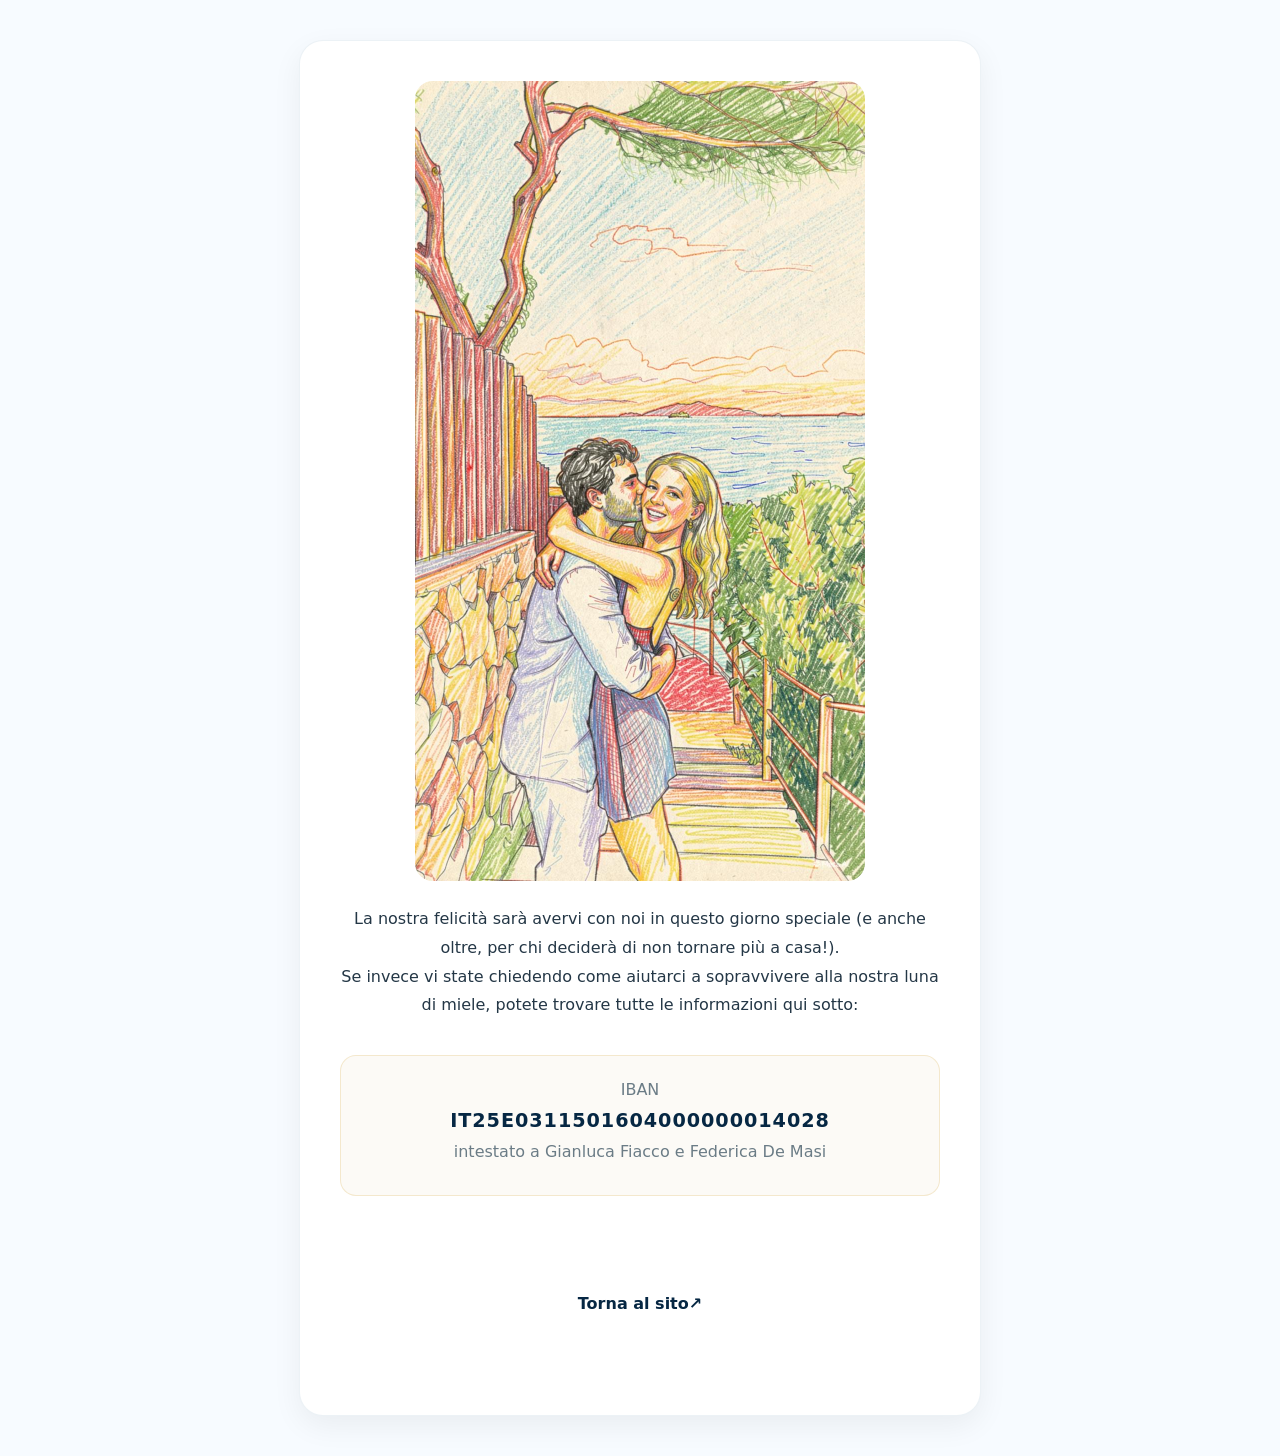
<file: amici-X3nQa77L/gift.html>
<!DOCTYPE html>
<html lang="it">
<link rel="stylesheet" href="/style.css" />

<head>
    <meta charset="UTF-8">
    <title>Lista Nozze | Gianlu e Fede</title>
</head>
    
<body>
<div class="gift-page">
    <div class="gift-panel">

        <img
            src="/assets/6849841f-4f03-46fc-abd9-92c8192e2735.jpeg"
            alt="Il nostro prossimo viaggio"
            class="gift-image">

        <p class="gift-description">

            La nostra felicità sarà avervi con noi in questo giorno speciale (e anche oltre, 
            per chi deciderà di non tornare più a casa!). <br>
            Se invece vi state chiedendo come aiutarci a sopravvivere alla nostra luna di miele, 
            potete trovare tutte le informazioni qui sotto:

        </p>
        <div class="iban-box">
            <span>IBAN</span>
            <strong>
                IT25E0311501604000000014028
            </strong>
            <span> </span>
            <span>intestato a Gianluca Fiacco e Federica De Masi</span>
        </div>
        <a class="button" href="index.html" style="margin:3rem; background: linear-gradient(135deg, var(--sea));box-shadow: 0 0 0;">
  Torna al sito    
  <span aria-hidden="true"> ↗</span>
</a>
    </div>

</div>

</body>
</html>
</file>
<file: style.css>
:root {
  --blue-night: #062743;
  --blue-capri: #1f5c8b;
  --sea: #75bfd4;
  --lemon: #efc85a;
  --coral: #d99579;
  --paper: #ffffff;
  --ink: #243746;
  --muted: #6b7c86;
  --white: #ffffff;
  --shadow: 0 18px 50px rgba(6, 39, 67, .14);
}

* { box-sizing: border-box; margin: 0; padding: 0; }
html { scroll-behavior: smooth; scroll-padding-top: 20px; }
body {
  min-width: 320px;
  font-family: 'Montserrat', system-ui, sans-serif;
  background: var(--paper);
  color: var(--ink);
  overflow-x: hidden;
  -webkit-font-smoothing: antialiased;
}
a { color: inherit; text-decoration: none; }
img { display: block; max-width: 100%; }
button, input, select, textarea { font: inherit; }
button, a { -webkit-tap-highlight-color: transparent; }

.paper-texture {
  position: fixed; inset: 0; pointer-events: none; z-index: 20; opacity: .18;
  background: radial-gradient(circle at 20% 10%, rgba(255,255,255,.8), transparent 22%),
              radial-gradient(circle at 80% 40%, rgba(255,255,255,.6), transparent 24%),
              repeating-linear-gradient(0deg, rgba(6,39,67,.035) 0 1px, transparent 1px 4px);
  mix-blend-mode: multiply;
}
.section { width: min(100%, 1500px); margin: auto; padding: 0px 20px; }


/*
.nav {
  position: absolute; inset: 0 0 auto; z-index: 5; padding: 22px 6%;
  display: flex; justify-content: center; color: white;
}
.nav-links { display: flex; flex-wrap: wrap; justify-content: center; gap: 14px 24px; font-size: .72rem; text-transform: uppercase; letter-spacing: .12em; }
.nav-links a { min-height: 44px; display: inline-flex; align-items: center; }
*/

.hero {
  min-height: 100svh; position: relative; display: grid; place-items: center;
  overflow: hidden; background: var(--blue-night); isolation: isolate;
}
.hero-art { position: absolute; inset: 0; width: 100%; height: 100%; object-fit: cover; object-position: center; animation: slowZoom 18s ease-in-out infinite alternate; }
.hero-overlay { position: absolute; inset: 0; background: linear-gradient(180deg, rgba(6,39,67,.25), rgba(6,39,67,.78) 88%); }
.hero::after { content: ''; position: absolute; left: -10%; right: -10%; bottom: -1px; height: 75px; background: var(--paper); border-radius: 50% 50% 0 0 / 70% 70% 0 0; }
.hero-card { position: relative; z-index: 2; width: min(92vw, 900px); padding: 96px 16px 88px; text-align: center; color: white; }
.couple-name { display: flex; flex-direction: column; align-items: center; gap: 0.5em; margin: 0 0 100px; font-family: 'Cormorant Garamond', serif; font-weight: 300; line-height: .72; }
.couple-name span { display: block; font-size: clamp(3.6rem, 18vw, 8rem); }
.couple-name em{
    font-style:italic;
    color:#f7df96;
    font-size:3rem;
    line-height:1;
    font-weight:300;
}
.eyebrow, .section-kicker { display: block; margin-bottom: 18px; text-transform: uppercase; letter-spacing: .22em; font-size: 1.2rem; font-weight: 500; color: var(--lemon); }
.hero-location { margin-top: 12px; font-size: 1.1rem; }
.hero-date { margin-bottom: 28px; font-family: 'Cormorant Garamond', serif; font-size: clamp(1.8rem, 6vw, 1.9rem); letter-spacing: .06em; text-shadow: 0 8px 24px rgba(0,0,0,.24); }
.button, form button { min-height: 48px; display: inline-flex; align-items: center; justify-content: center; border: 0; border-radius: 999px; padding: 14px 26px; background: linear-gradient(135deg, var(--lemon), #f6df8d); color: var(--blue-night); font-weight: 600; box-shadow: 0 12px 30px rgba(239,200,90,.3); cursor: pointer; }
.scroll-note { position: absolute; left: 50%; bottom: 20px; z-index: 3; transform: translateX(-50%); white-space: nowrap; font-size: .58rem; letter-spacing: .2em; text-transform: uppercase; color: white; opacity: .85; }

.intro, .program { display: grid; grid-template-columns: 1fr; gap: 42px; align-items: center; }
.intro-copy p {
    font-family: 'WeddingFont', serif;
    font-size: 1.5rem;
    line-height: 1.8;
    color: var(--blue-night);}, .caption p, .program-copy p, .rsvp-panel p { line-height: 1.8; color: var(--muted); font-size: .98rem; }
.intro-copy p + p { margin-top: 14px; }
.intro-copy h2, .section-heading h2, .program-copy h2, .rsvp-panel h2 { margin-bottom: 22px; font-family: 'Cormorant Garamond', serif; font-size: clamp(2.7rem, 12vw, 5.5rem); font-weight: 300; line-height: 1.02; color: var(--blue-night); }
.postcard { position: relative; padding: 12px 12px 54px; background: white; box-shadow: var(--shadow); transform: rotate(-1deg); }
.postcard img { width: 100%; height: clamp(360px, 115vw, 620px); object-fit: cover; object-position: center; }
.centered { max-width: 850px; margin: 0 auto 36px; text-align: center; }
.section-kicker-blue {display: block; color: var(--blue-capri); font-size: 1.1rem; font-weight: 1000;}
.section-divider{
    display:flex;
    align-items:center;
    justify-content:center;
    gap:20px;
    margin:70px auto;
    color:#efc85a;
    font-size:1.4rem;
}
.section-divider::before,
.section-divider::after{
    content:"";
    width:80px;
    height:1px;
    background:#efc85a;
}

.journey { position: relative; }
.journey::before { content: ''; position: absolute; inset: 0 0 auto; height: 280px; opacity: .16; z-index: -1; }
.journey-grid { display: grid; grid-template-columns: 1fr; gap: 24px; }
.journey-card { position: relative; min-height: 330px; overflow: hidden; border-radius: 24px; background: white; box-shadow: var(--shadow); }
.journey-card img { width: 100%; height: 100%; object-fit: cover; }

.program { background: linear-gradient(180deg, rgba(255,255,255,.55), rgba(255,255,255,0)); }
.program-art { padding: 12px; border-radius: 24px; background: white; box-shadow: var(--shadow); }
.program-art img { width: 100%; border-radius: 16px; }
.timeline { margin-top: 24px; margin-left: 6px; padding-left: 22px; border-left: 1px solid rgba(31,92,139,.25); }
.time-item { position: relative; padding: 16px 0 16px 18px; }
.time-item::before { content: ''; position: absolute; left: -29px; top: 24px; width: 12px; height: 12px; border-radius: 50%; background: var(--lemon); box-shadow: 0 0 0 6px rgba(239,200,90,.16); }
.time-item strong { display: block; font-family: 'Cormorant Garamond', serif; font-size: 1.8rem; color: var(--blue-capri); }
.time-item span { color: var(--muted); line-height: 1.5; }
.time-item h4{
    margin:18px 0 8px;
    color: var(--blue-capri);
    font-size:1rem;
    font-weight:600;
}
.time-item p{
    margin-bottom:12px;
    line-height:1.8;
}
.central-text strong { display: block; font-family: 'Cormorant Garamond', serif; font-size: 1.8rem; color: var(--blue-capri); }
.central-text span { color: var(--muted); line-height: 1.5; }

.info-strip { margin: 20px; display: grid; grid-template-columns: 1fr; gap: 1px; background: rgba(31,92,139,.18); box-shadow: var(--shadow); }
.info-strip div { padding: 28px 24px; background: white; }
.info-strip span { display: block; margin-bottom: 8px; font-family: 'Cormorant Garamond', serif; font-size: 1.8rem; color: var(--blue-night); }
.info-strip p { color: var(--muted); line-height: 1.7; }

.rsvp-section { padding-top: 72px; }
.rsvp-panel{
    max-width:900px;
    margin:auto;
    padding:42px 32px;
    border-radius:24px;
    text-align: center;
    background:#f7fbff;
    border:1px solid rgba(208,160,40,.18);
    box-shadow: var(--shadow);}
form { display: grid; grid-template-columns: 1fr; gap: 14px; margin-top: 28px; }
input, select, textarea { width: 100%; min-height: 50px; border: 1px solid rgba(31,92,139,.2); border-radius: 14px; padding: 14px 16px; background: rgba(255,255,255,.94); color: var(--ink); font-size: 16px; }
textarea { min-height: 120px; resize: vertical; }
input:focus, select:focus, textarea:focus { outline: 3px solid rgba(117,191,212,.35); border-color: var(--blue-capri); }
form button { width: 100%; margin-top: 8px; }
footer { margin-top: 52px; padding: 64px 20px; text-align: center; background: var(--blue-night); color: white; }
footer p { font-size: .72rem; letter-spacing: .12em; text-transform: uppercase; color: rgba(255,255,255,.75); }
.sr-only { position: absolute; width: 1px; height: 1px; padding: 0; margin: -1px; overflow: hidden; clip: rect(0,0,0,0); white-space: nowrap; border: 0; }

@keyframes slowZoom { from { transform: scale(1.02); } to { transform: scale(1.08); } }

@media (min-width: 700px) {
  .section { padding: 10px 6%; }
  .hero::after { height: 120px; }
  .hero-card { padding-bottom: 120px; }
  .intro, .program { grid-template-columns: .9fr 1.1fr; gap: 55px; }
  .program { grid-template-columns: 1.1fr .9fr; }
  .postcard { padding: 18px 18px 70px; transform: rotate(-2deg); }
  .postcard img { height: 560px; }
  .journey-card { min-height: 480px; }
  .info-strip { margin: 40px 6% 0; grid-template-columns: repeat(3, 1fr); }
  .rsvp-panel { padding: 64px; border-radius: 42px; }
  form { grid-template-columns: 1fr 1fr; gap: 16px; }
  textarea, form button { grid-column: 1 / -1; }
  form button { width: auto; justify-self: center; padding-inline: 34px; }
}

@media (min-width: 1000px) {
  .section { padding: 120px 7%; }
  .intro { grid-template-columns: .9fr 1.1fr; gap: 80px; }
  .program { gap: 70px; }
  .postcard img { height: 820px; }
  .hero::after { height: 170px; }
  .journey-card { min-height: 560px; }
}

@media (max-width: 699px) {
  .nav { display: none; }
  .hero-art { object-position: center 45%; }
  .paper-texture { opacity: .12; }
  .scroll-note { bottom: 14px; }
}

@font-face {
    font-family: 'WeddingFont';
    src: url('/assets/Allura-Regular.otf') format('opentype');
    font-weight: normal;
    font-style: normal;
}


.menu-toggle{
    position: fixed;
    top: 25px;
    right: 25px;
    z-index: 100000;

    background: rgba(255,255,255,0.9);
    border: none;
    border-radius: 50%;

    width: 55px;
    height: 55px;

    font-size: 1.8rem;
    cursor: pointer;

    box-shadow: var(--shadow);
}

.side-menu{
    position: fixed;
    top: 0;
    right: -300px;
    width: 300px;
    height: 100vh;
    background: white;
    display: flex;
    flex-direction: column;
    padding-top: 120px;
    transition: .4s ease;
    z-index: 99999;
    box-shadow: -8px 0 30px rgba(0,0,0,.15);
}

.side-menu.open{
    right: 0;
}

.side-menu a{
    padding: 20px 35px;
    text-decoration: none;
    color: var(--blue-night);
    font-family: 'Montserrat', sans-serif;
    font-size: 1rem;
    transition: .3s;
}

.side-menu a:hover{
    background: rgba(239,200,90,.2);
    color: var(--blue-capri);
}

@media (prefers-reduced-motion: reduce) {
  html { scroll-behavior: auto; }
  *, *::before, *::after { animation-duration: .01ms !important; animation-iteration-count: 1 !important; }
}

/* ==========================
   COME RAGGIUNGERE ANACAPRI
========================== */

.transport-content{
    max-width:900px;
    margin:auto;
}

.transport-intro{
    text-align:center;
    max-width:620px;
    margin:0 auto 40px;
    line-height:1.8;
    color:var(--muted);
}

.transport-options{
    display:flex;
    flex-direction:column;
    gap:20px;
}

/* CARD */

.transport-card{
    display:flex;
    align-items:center;
    gap:24px;
    padding:24px;
    background:white;
    border-radius:24px;
    box-shadow:
    0 10px 30px rgba(0,0,0,.06);
    transition:.25s ease;
}

.transport-card:hover{
    transform:translateY(-3px);
    box-shadow:
    0 15px 35px rgba(0,0,0,.10);
}

/* ICONE */

.transport-icon{
    width:90px;
    height:90px;
    display:flex;
    align-items:center;
    justify-content:center;
    border-radius:50%;
    flex-shrink:0;
}

.transport-icon img{
    width:64px;
    height:64px;
    object-fit:contain;
}

/* COLORI DIVERSI */

.bus .transport-icon{background:#eef6ff;}
.taxi .transport-icon{background:#f8f2ff;}
.funicolare .transport-icon{background:#fff8e7;}

/* CONTENUTO */

.transport-card-content{flex:1;}
.transport-card-content h3{margin:0 0 5px;color:var(--blue-capri);font-family:'Cormorant Garamond', serif;font-size:2rem;font-weight:600;}
.transport-label{
    display:inline-block;
    margin-bottom:12px;
    color:#d0a028;
    font-size:.8rem;
    font-weight:600;
    letter-spacing:.1em;
    text-transform:uppercase;
}

.transport-card-content p{
    margin:0;
    line-height:1.8;
}

/* BOTTONE */

.transport-actions{
    text-align:center;
    margin-top:35px;
}

.transport-button{
    display:inline-flex;
    align-items:center;
    gap:12px;

    background:var(--blue-capri);
    color:white;

    text-decoration:none;

    padding:14px 30px;

    border-radius:999px;

    transition:.25s ease;
}

.transport-button:hover{
    transform:translateY(-2px);

    background:#0b4670;
}

/* CONSIGLIO */

.transport-tip{
    margin-top:40px;
    display:flex;
    gap:20px;
    text-align: center;
    padding:25px;
    border:1px solid rgba(208,160,40,.25);
    background:#fffdf7;
    border-radius:20px;
}

.tip-icon{
    font-size:32px;
}

.transport-tip h3{
    margin:0 0 8px;
    font-size:1.4rem;
    margin-bottom:2rem;
    text-align: center;
    color:var(--blue-capri);
    font-family:'Cormorant Garamond', serif;
}

.transport-tip p{
    margin:0;
    text-align: center;
    line-height:1.7;
}

/* ==========================
   CARD GENERICHE
========================== */

.transport-card,
.info-card{
    background:white;
    padding:24px;

    border-radius:24px;

    box-shadow:
    0 10px 30px rgba(0,0,0,.06);

    transition:.25s ease;
}

.transport-card:hover,
.info-card:hover{
    transform:translateY(-3px);

    box-shadow:
    0 15px 35px rgba(0,0,0,.10);
}

/* ==========================
   TITOLI
========================== */

.transport-card-content h3,
.info-card h3{
    margin:0 0 10px;

    color:var(--blue-capri);

    font-family:'Cormorant Garamond', serif;

    font-size:1.9rem;
    font-weight:600;

    line-height:1.2;
}

/* ==========================
   TESTI
========================== */

.transport-card-content p,
.info-card p,
.transport-intro{
    font-size:1rem;

    line-height:1.8;

    color:var(--muted);
}

/* ==========================
   CONTENITORI
========================== */

.transport-content,
.transport-content-simple{
    max-width:900px;
    margin:auto;
    display:flex;
    flex-direction:column;
    gap: 10px;
}

.transport-intro{
    text-align:center;
    max-width:650px;
    margin:0 auto 40px;
}

.transport-content-simple .transport-intro{
    margin-bottom:40px;
}

/* ==========================
   LABEL
========================== */

.transport-label{
    display:inline-block;

    margin-bottom:12px;

    color:#d0a028;

    font-size:.8rem;

    font-weight:600;

    letter-spacing:.08em;

    text-transform:uppercase;
}

/* ==========================
   MOBILE
========================== */

@media (max-width:768px){

    .transport-card{
        flex-direction:column;
        text-align:center;
    }

    .transport-card-content h3,
    .info-card h3{
        font-size:1.6rem;
        text-align:center
    }

    .transport-card-content p,
    .info-card p,
    .transport-intro{
        font-size:.95rem;
        text-align:center
    }

    .transport-tip{
        flex-direction:column;
        text-align:center;
    }

}

/* ==========================
   GIFT
========================== */

.gift-page{
    min-height:100vh;
    padding:40px 20px;
    display:flex;
    justify-content:center;
    align-items:center;
    background:#f7fbff;
}

.gift-panel{
    max-width:760px;
    background:white;
    padding:40px;
    border-radius:24px;
    text-align:center;
    border:1px solid rgba(15,91,135,.08);
    box-shadow:
    0 10px 30px rgba(0,0,0,.06);
}

.gift-image{
    width:100%;
    max-width:450px;
    border-radius:18px;
    display:block;
    margin:0 auto 24px;
}

.gift-panel h1{
    margin:15px 0;
    color:var(--blue-capri);
    font-family:'Cormorant Garamond', serif;
    font-size:3rem;
}

.gift-description{
    max-width:600px;
    margin:auto;
    line-height:1.8;
}

.iban-box{
    margin:35px 0;
    padding:24px;
    background:#fcfaf6;
    border:1px solid rgba(208,160,40,.2);
    border-radius:16px;
}

.iban-box span{
    display:block;
    color:var(--muted);
    margin-bottom:10px;
}

.iban-box strong{
    font-size:1.2rem;
    letter-spacing:.05em;
    color:var(--blue-night);
}

.gift-note{
    margin-top:20px;
    color:var(--muted);
}

.back-link{
    position:fixed;
    top:25px;
    left:25px;
    text-decoration:none;
    color:var(--blue-capri);
}
</file>
